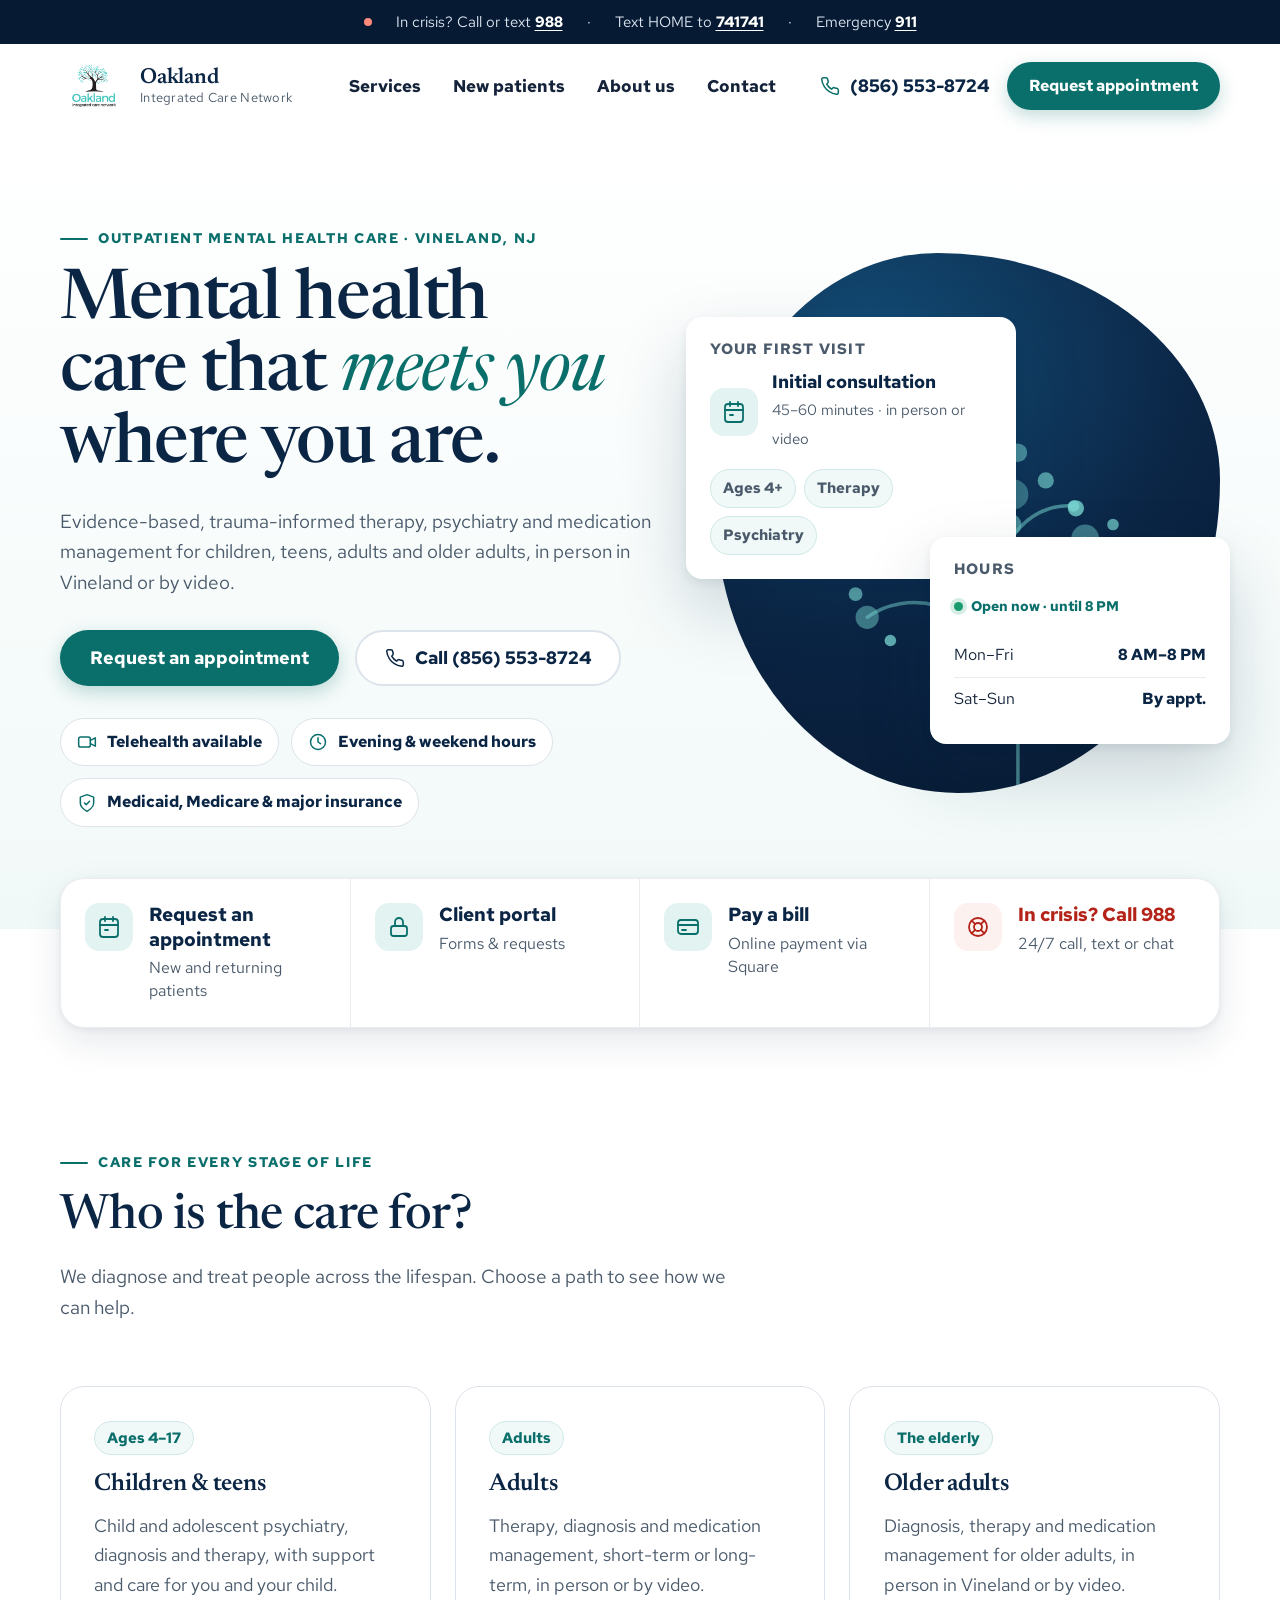
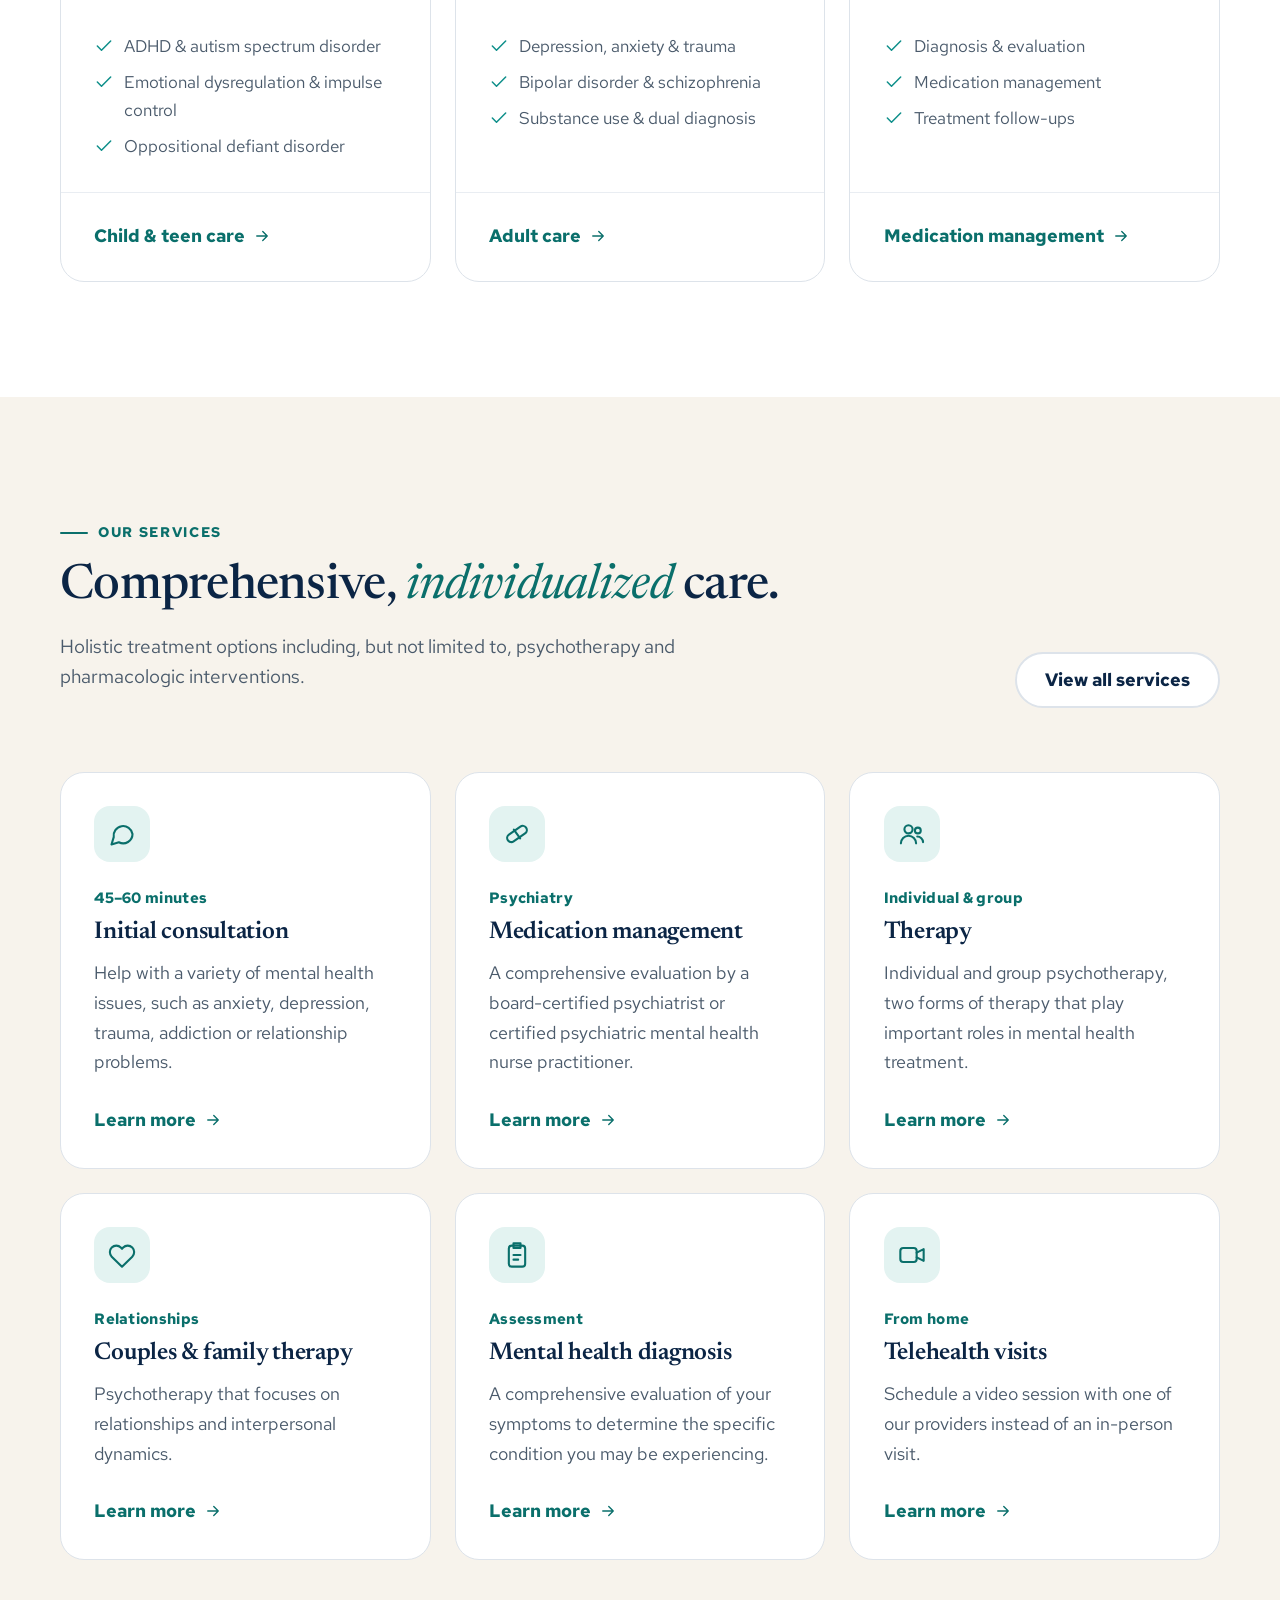
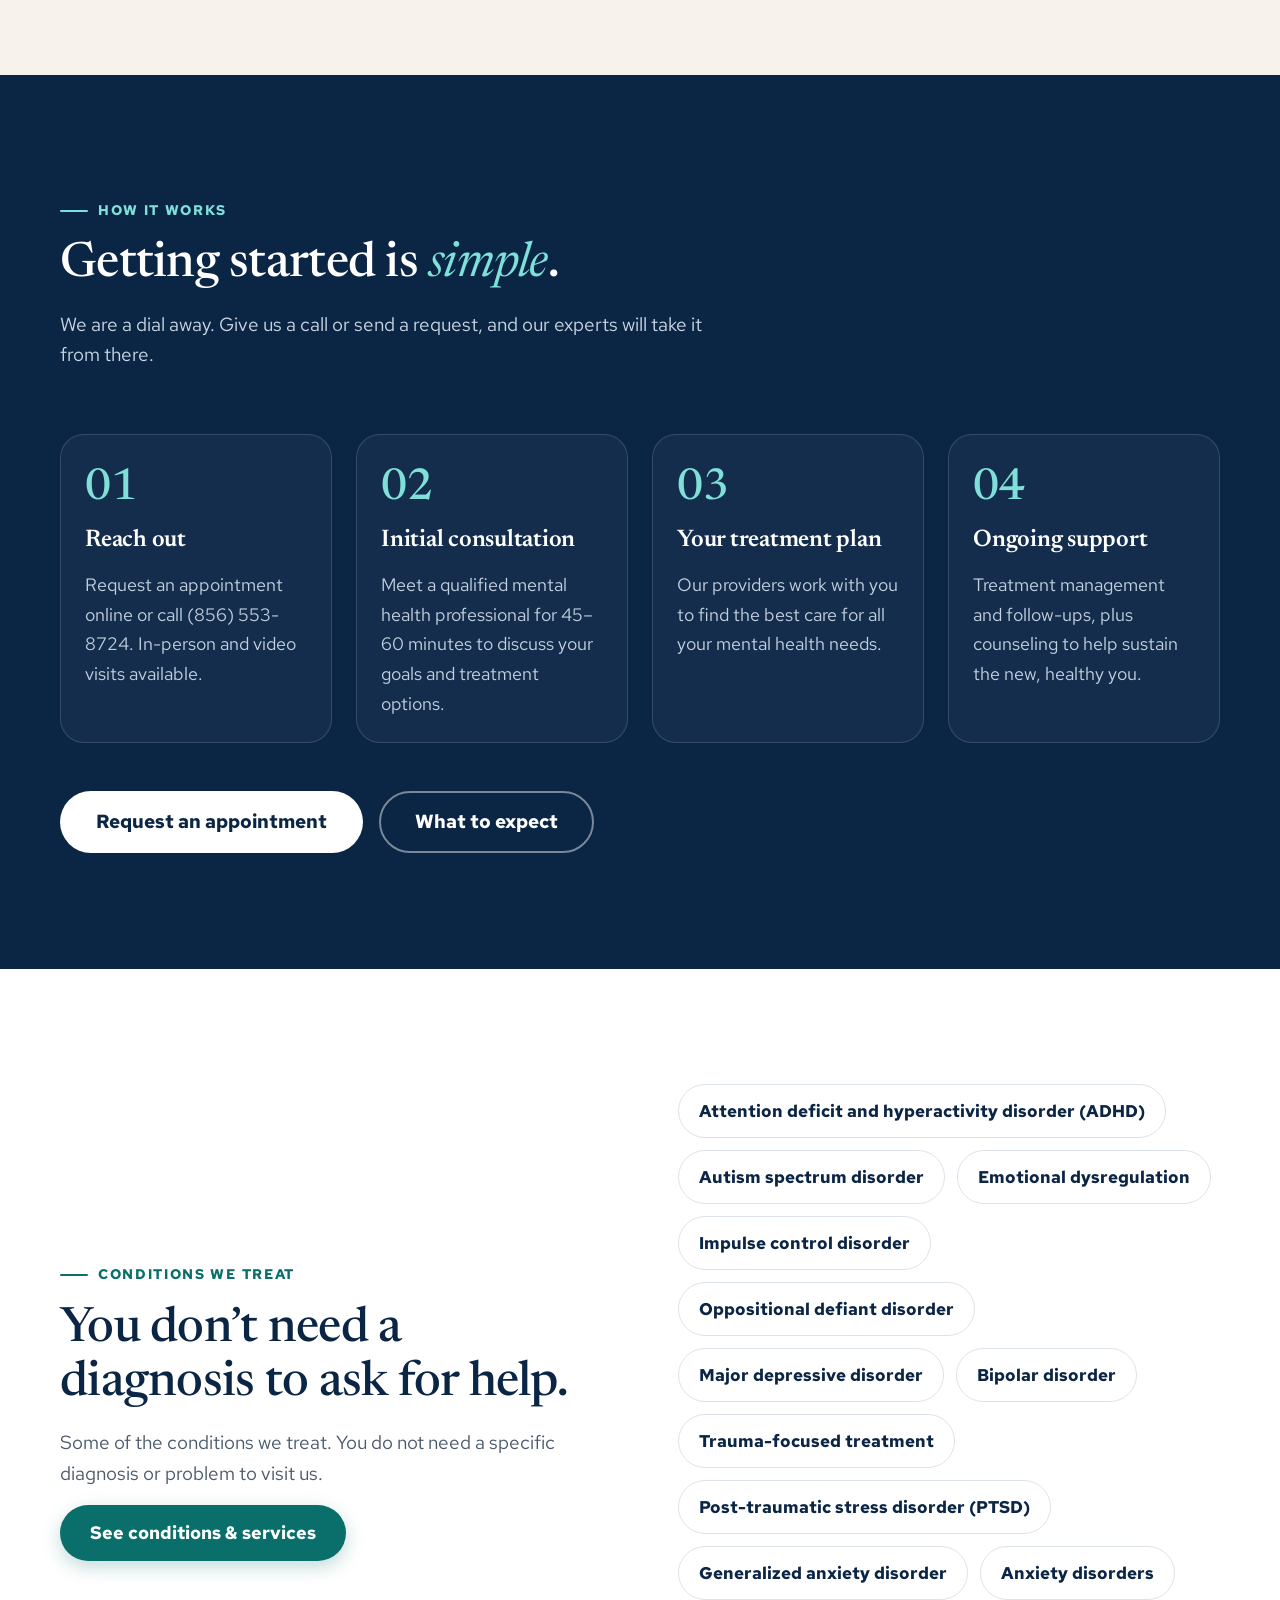
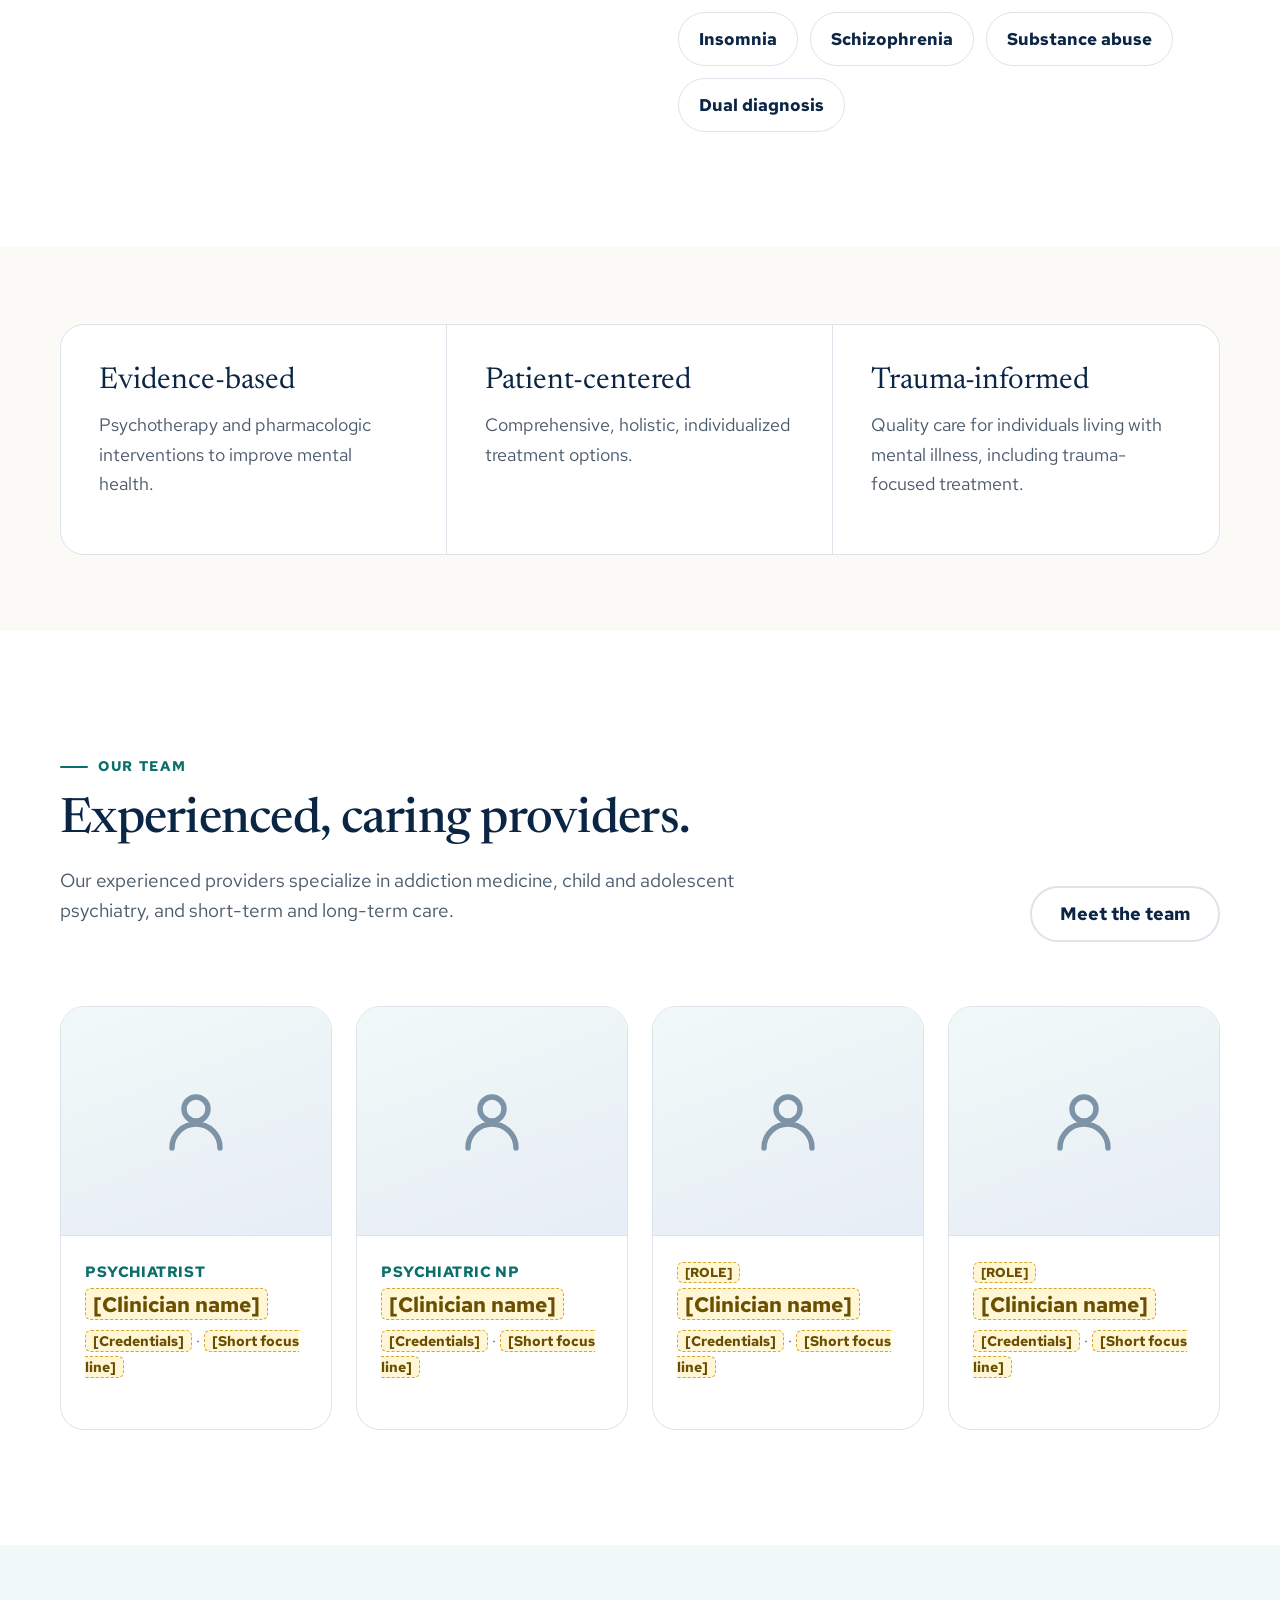
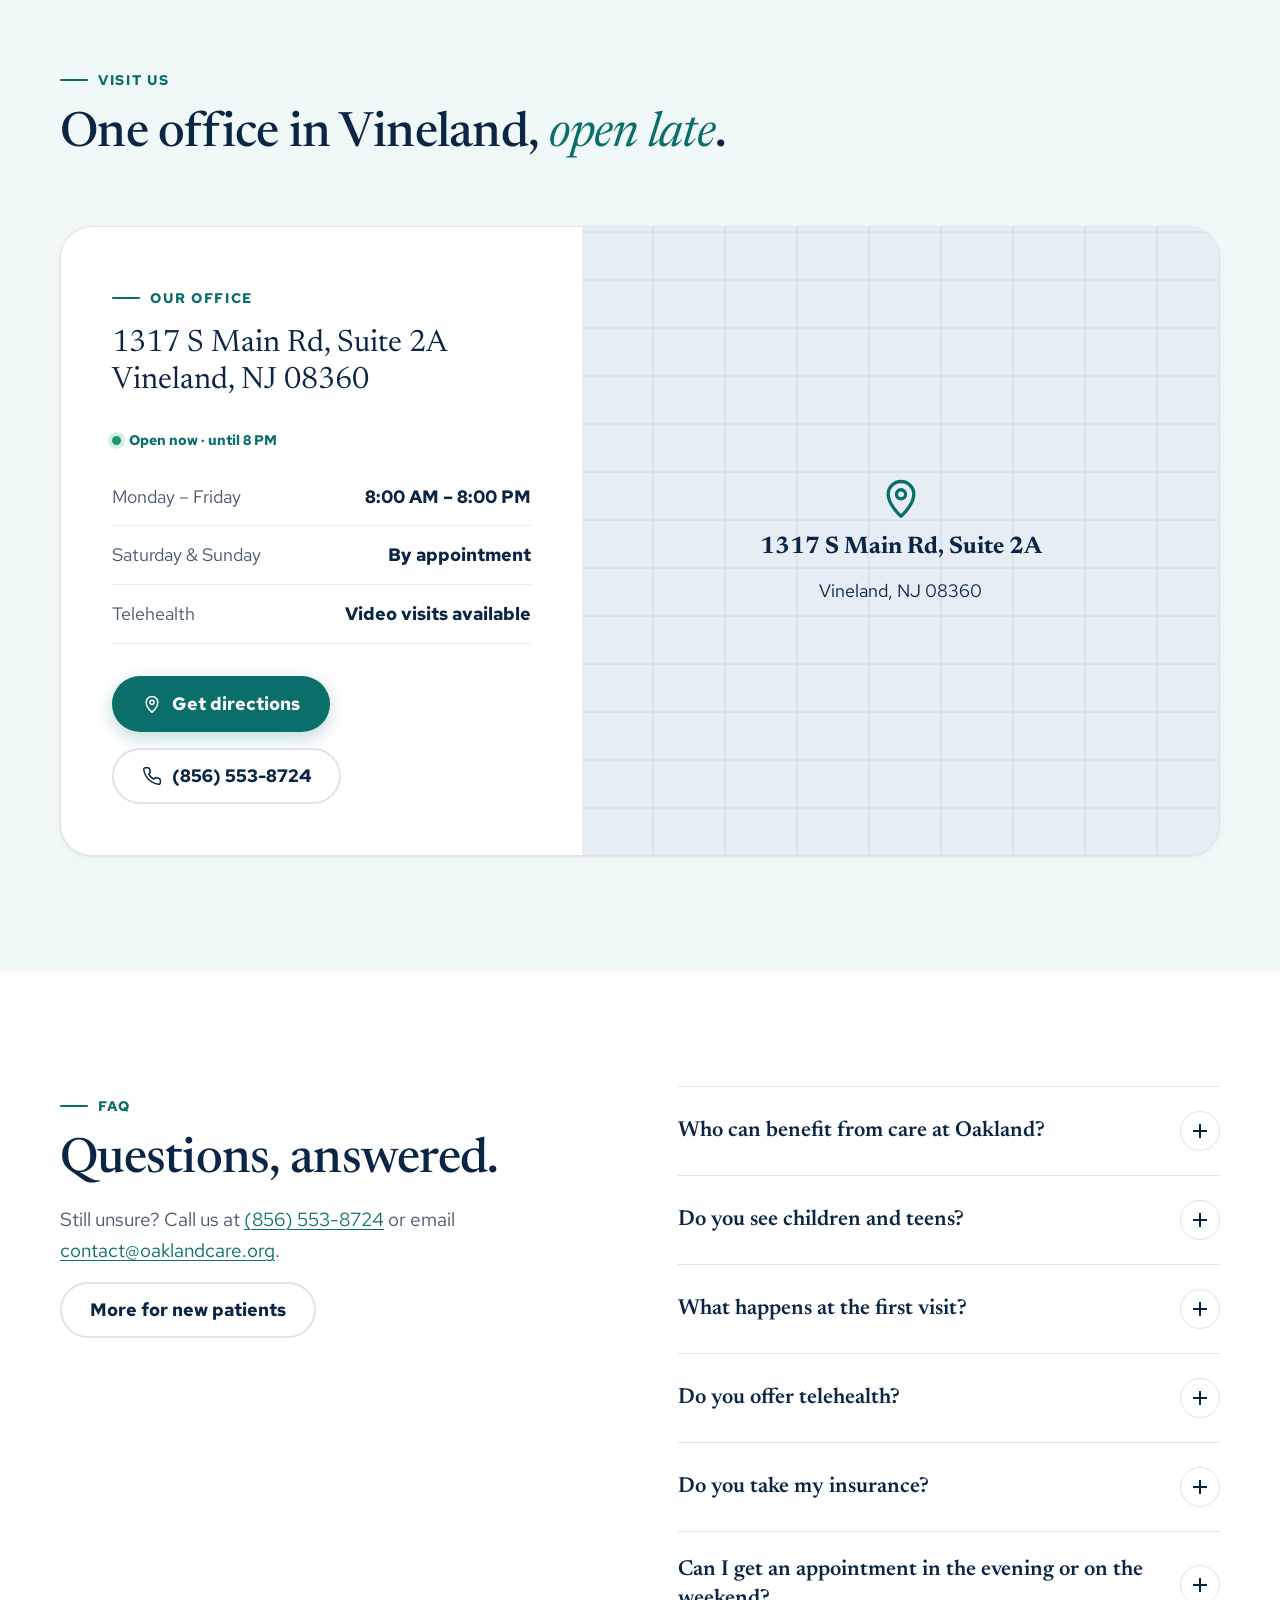
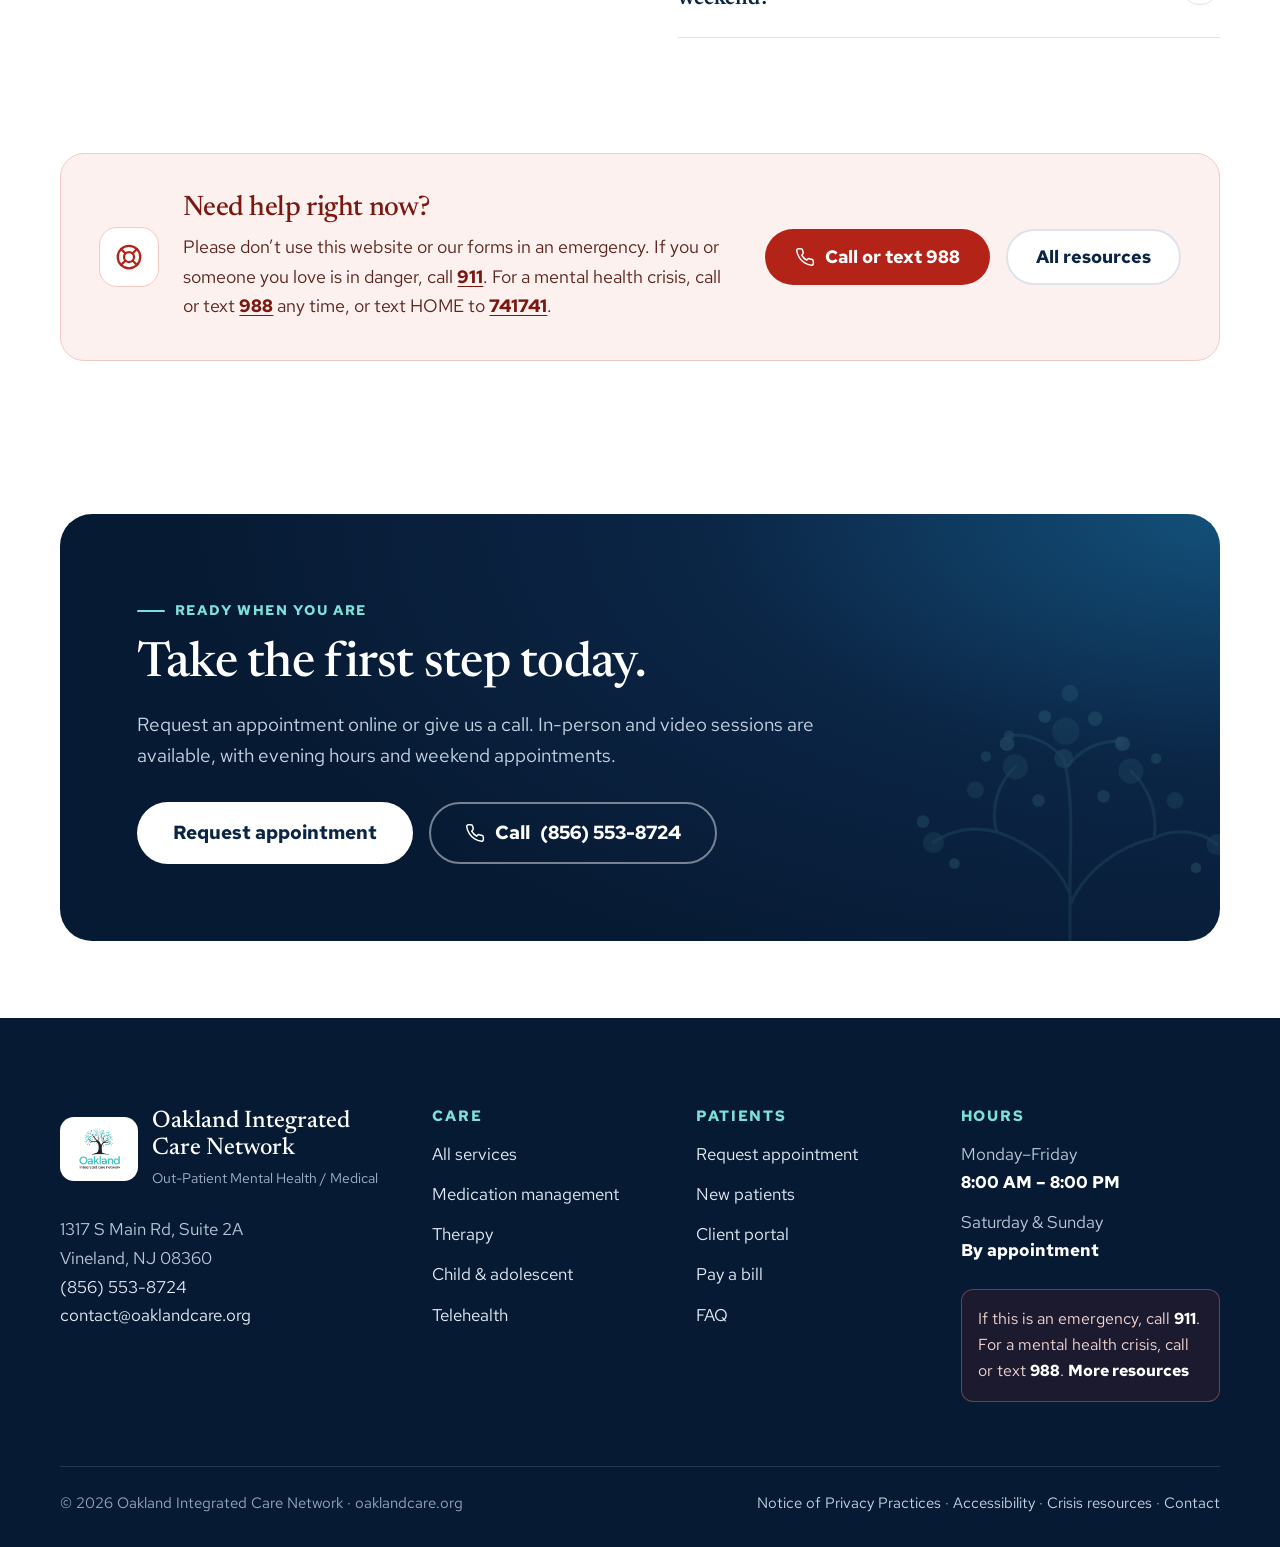
<file: index.html>
<!doctype html>
<html lang="en"><head><meta charset="utf-8"><meta name="viewport" content="width=device-width,initial-scale=1">
<title>Oakland Integrated Care Network | Mental Health Care in Vineland, NJ</title><meta name="description" content="Out-patient mental health care in Vineland, NJ: therapy, psychiatry and medication management for children, adults and the elderly. Evening, weekend and video appointments.">
<meta name="theme-color" content="#0b2545"><link rel="icon" href="img/logo.png">
<link rel="preload" href="fonts/redhat-text.woff2" as="font" type="font/woff2" crossorigin><link rel="preload" href="fonts/newsreader.woff2" as="font" type="font/woff2" crossorigin>
<link rel="stylesheet" href="css/site.css"></head>
<body>
<a class="skip" href="#main">Skip to main content</a>
<div class="crisis-bar"><div class="wrap"><span class="dot" aria-hidden="true"></span><span>In crisis? Call or text <a href="tel:988">988</a></span><span class="sep" aria-hidden="true">·</span><span class="cb-text">Text HOME to <a href="sms:741741">741741</a></span><span class="sep" aria-hidden="true">·</span><span>Emergency <a href="tel:911">911</a></span></div></div>
<header class="hdr"><div class="wrap">
<a class="brand" href="index.html" aria-label="Oakland Integrated Care Network, home"><img src="img/logo.png" alt="" width="66" height="54"><span class="brand-text"><b>Oakland</b><small>Integrated Care Network</small></span></a>
<nav class="nav" aria-label="Main"><a href="services.html">Services</a><a href="new-patients.html">New patients</a><a href="about.html">About us</a><a href="contact.html">Contact</a></nav>
<div class="hdr-actions"><a class="call-link" href="tel:+18565538724" aria-label="Call (856) 553-8724"><svg viewBox="0 0 24 24" fill="none" stroke="currentColor" stroke-width="1.8" stroke-linecap="round" stroke-linejoin="round" aria-hidden="true" focusable="false"><path d="M22 16.9v3a2 2 0 0 1-2.2 2 19.8 19.8 0 0 1-8.6-3.1 19.5 19.5 0 0 1-6-6A19.8 19.8 0 0 1 2.1 4.2 2 2 0 0 1 4.1 2h3a2 2 0 0 1 2 1.7c.1.9.4 1.8.7 2.7a2 2 0 0 1-.5 2.1L8 9.8a16 16 0 0 0 6 6l1.3-1.3a2 2 0 0 1 2.1-.4c.9.3 1.8.6 2.7.7a2 2 0 0 1 1.7 2z"/></svg><span class="lbl">(856) 553-8724</span></a><a class="btn btn-primary btn-sm" href="request-appointment.html">Request appointment</a>
<button class="burger" type="button" aria-expanded="false" aria-controls="mnav" aria-label="Open menu"><svg viewBox="0 0 24 24" fill="none" stroke="currentColor" stroke-width="1.8" stroke-linecap="round" stroke-linejoin="round" aria-hidden="true" focusable="false"><path d="M4 7h16M4 12h16M4 17h16"/></svg></button></div>
</div></header>
<nav id="mnav" class="mnav" aria-label="Mobile" hidden><a class="ml" href="services.html">Services<svg viewBox="0 0 24 24" fill="none" stroke="currentColor" stroke-width="1.8" stroke-linecap="round" stroke-linejoin="round" aria-hidden="true" focusable="false"><path d="M5 12h14M13 6l6 6-6 6"/></svg></a><a class="ml" href="new-patients.html">New patients<svg viewBox="0 0 24 24" fill="none" stroke="currentColor" stroke-width="1.8" stroke-linecap="round" stroke-linejoin="round" aria-hidden="true" focusable="false"><path d="M5 12h14M13 6l6 6-6 6"/></svg></a><a class="ml" href="about.html">About us<svg viewBox="0 0 24 24" fill="none" stroke="currentColor" stroke-width="1.8" stroke-linecap="round" stroke-linejoin="round" aria-hidden="true" focusable="false"><path d="M5 12h14M13 6l6 6-6 6"/></svg></a><a class="ml" href="contact.html">Contact<svg viewBox="0 0 24 24" fill="none" stroke="currentColor" stroke-width="1.8" stroke-linecap="round" stroke-linejoin="round" aria-hidden="true" focusable="false"><path d="M5 12h14M13 6l6 6-6 6"/></svg></a><a class="ml" href="pay.html">Pay a bill<svg viewBox="0 0 24 24" fill="none" stroke="currentColor" stroke-width="1.8" stroke-linecap="round" stroke-linejoin="round" aria-hidden="true" focusable="false"><path d="M5 12h14M13 6l6 6-6 6"/></svg></a><a class="ml" href="crisis.html">Crisis resources<svg viewBox="0 0 24 24" fill="none" stroke="currentColor" stroke-width="1.8" stroke-linecap="round" stroke-linejoin="round" aria-hidden="true" focusable="false"><path d="M5 12h14M13 6l6 6-6 6"/></svg></a>
<a class="btn btn-primary btn-lg" href="request-appointment.html">Request appointment</a><a class="btn btn-ghost btn-lg" href="tel:+18565538724"><svg viewBox="0 0 24 24" fill="none" stroke="currentColor" stroke-width="1.8" stroke-linecap="round" stroke-linejoin="round" aria-hidden="true" focusable="false"><path d="M22 16.9v3a2 2 0 0 1-2.2 2 19.8 19.8 0 0 1-8.6-3.1 19.5 19.5 0 0 1-6-6A19.8 19.8 0 0 1 2.1 4.2 2 2 0 0 1 4.1 2h3a2 2 0 0 1 2 1.7c.1.9.4 1.8.7 2.7a2 2 0 0 1-.5 2.1L8 9.8a16 16 0 0 0 6 6l1.3-1.3a2 2 0 0 1 2.1-.4c.9.3 1.8.6 2.7.7a2 2 0 0 1 1.7 2z"/></svg> Call (856) 553-8724</a>
<p class="mfoot">1317 S Main Rd, Suite 2A, Vineland, NJ 08360<br>Mon–Fri 8 AM–8 PM · Weekend appointments available</p></nav>
<main id="main">

<section class="hero" aria-labelledby="hero-h"><div class="wrap">
<div class="reveal"><p class="eyebrow">Outpatient mental health care · Vineland, NJ</p>
<h1 id="hero-h">Mental health care that <em>meets you</em> where you are.</h1>
<p class="lead">Evidence-based, trauma-informed therapy, psychiatry and medication management for children, teens, adults and older adults, in person in Vineland or by video.</p>
<div class="btn-row"><a class="btn btn-primary" href="request-appointment.html">Request an appointment</a><a class="btn btn-ghost" href="tel:+18565538724"><svg viewBox="0 0 24 24" fill="none" stroke="currentColor" stroke-width="1.8" stroke-linecap="round" stroke-linejoin="round" aria-hidden="true" focusable="false"><path d="M22 16.9v3a2 2 0 0 1-2.2 2 19.8 19.8 0 0 1-8.6-3.1 19.5 19.5 0 0 1-6-6A19.8 19.8 0 0 1 2.1 4.2 2 2 0 0 1 4.1 2h3a2 2 0 0 1 2 1.7c.1.9.4 1.8.7 2.7a2 2 0 0 1-.5 2.1L8 9.8a16 16 0 0 0 6 6l1.3-1.3a2 2 0 0 1 2.1-.4c.9.3 1.8.6 2.7.7a2 2 0 0 1 1.7 2z"/></svg> Call (856) 553-8724</a></div>
<ul class="trust" aria-label="Why patients choose Oakland"><li><svg viewBox="0 0 24 24" fill="none" stroke="currentColor" stroke-width="1.8" stroke-linecap="round" stroke-linejoin="round" aria-hidden="true" focusable="false"><rect x="2" y="6" width="14" height="12" rx="2.5"/><path d="m16 10 6-3v10l-6-3"/></svg> Telehealth available</li><li><svg viewBox="0 0 24 24" fill="none" stroke="currentColor" stroke-width="1.8" stroke-linecap="round" stroke-linejoin="round" aria-hidden="true" focusable="false"><circle cx="12" cy="12" r="9"/><path d="M12 7v5l3 2"/></svg> Evening &amp; weekend hours</li><li><svg viewBox="0 0 24 24" fill="none" stroke="currentColor" stroke-width="1.8" stroke-linecap="round" stroke-linejoin="round" aria-hidden="true" focusable="false"><path d="M12 22s8-4 8-10V5l-8-3-8 3v7c0 6 8 10 8 10z"/><path d="m9 12 2 2 4-4"/></svg> Medicaid, Medicare &amp; major insurance</li></ul></div>
<div class="hero-art reveal" aria-hidden="true"><div class="hero-blob"><svg class="tree" viewBox="0 0 400 360" fill="none" aria-hidden="true">
<g stroke="#7fe0d9" stroke-width="3" stroke-linecap="round" opacity=".55">
<path d="M200 360V230M200 240c-10-30-40-50-70-60M200 250c14-34 46-56 80-64M130 180c-20-6-44-2-60 10M130 180c-6-24 2-48 18-62M280 186c18-10 44-8 60 6M280 186c4-26-6-50-22-64M200 230c0-40 4-80-6-120M194 110c-14-16-34-24-52-22M196 120c12-18 32-28 52-26"/></g>
<g fill="#7fe0d9"><circle cx="70" cy="190" r="10" opacity="0.5"/><circle cx="60" cy="170" r="6" opacity="0.7"/><circle cx="148" cy="118" r="12" opacity="0.45"/><circle cx="140" cy="96" r="7" opacity="0.8"/><circle cx="142" cy="88" r="5" opacity="0.6"/><circle cx="340" cy="192" r="10" opacity="0.5"/><circle cx="352" cy="170" r="6" opacity="0.7"/><circle cx="258" cy="122" r="12" opacity="0.45"/><circle cx="250" cy="96" r="7" opacity="0.8"/><circle cx="194" cy="110" r="9" opacity="0.6"/><circle cx="196" cy="84" r="13" opacity="0.4"/><circle cx="176" cy="70" r="6" opacity="0.75"/><circle cx="224" cy="72" r="7" opacity="0.65"/><circle cx="248" cy="94" r="5" opacity="0.8"/><circle cx="110" cy="140" r="8" opacity="0.5"/><circle cx="300" cy="150" r="8" opacity="0.5"/><circle cx="90" cy="210" r="5" opacity="0.8"/><circle cx="320" cy="214" r="5" opacity="0.8"/><circle cx="170" cy="150" r="6" opacity="0.7"/><circle cx="232" cy="146" r="6" opacity="0.7"/><circle cx="200" cy="48" r="8" opacity="0.55"/><circle cx="120" cy="108" r="5" opacity="0.7"/><circle cx="282" cy="110" r="5" opacity="0.7"/></g></svg></div>
<div class="float f-appt"><h4>Your first visit</h4><div class="row"><span class="ic"><svg viewBox="0 0 24 24" fill="none" stroke="currentColor" stroke-width="1.8" stroke-linecap="round" stroke-linejoin="round" aria-hidden="true" focusable="false"><rect x="3" y="4" width="18" height="18" rx="3"/><path d="M16 2v4M8 2v4M3 10h18M8 15h3"/></svg></span><div><b>Initial consultation</b><span>45–60 minutes · in person or video</span></div></div><div class="chips"><span class="chip">Ages 4+</span><span class="chip">Therapy</span><span class="chip">Psychiatry</span></div></div>
<div class="float f-hours"><h4>Hours</h4><p class="open-pill" data-open-now><i></i><span>Mon–Fri 8 AM–8 PM</span></p><ul><li><span>Mon–Fri</span><b>8 AM–8 PM</b></li><li><span>Sat–Sun</span><b>By appt.</b></li></ul></div>
</div></div></section>

<div class="wrap tasks"><nav class="tasks-grid reveal" aria-label="Quick actions">
<a class="task" href="request-appointment.html"><span class="ic"><svg viewBox="0 0 24 24" fill="none" stroke="currentColor" stroke-width="1.8" stroke-linecap="round" stroke-linejoin="round" aria-hidden="true" focusable="false"><rect x="3" y="4" width="18" height="18" rx="3"/><path d="M16 2v4M8 2v4M3 10h18M8 15h3"/></svg></span><span><b>Request an appointment</b><span>New and returning patients</span></span></a>
<a class="task" href="https://www.therapyportal.com/p/oakland08094" target="_blank" rel="noopener"><span class="ic"><svg viewBox="0 0 24 24" fill="none" stroke="currentColor" stroke-width="1.8" stroke-linecap="round" stroke-linejoin="round" aria-hidden="true" focusable="false"><rect x="4" y="11" width="16" height="10" rx="2.5"/><path d="M8 11V7a4 4 0 0 1 8 0v4"/></svg></span><span><b>Client portal</b><span>Forms &amp; requests</span></span></a>
<a class="task" href="pay.html"><span class="ic"><svg viewBox="0 0 24 24" fill="none" stroke="currentColor" stroke-width="1.8" stroke-linecap="round" stroke-linejoin="round" aria-hidden="true" focusable="false"><rect x="2" y="5" width="20" height="14" rx="3"/><path d="M2 10h20M6 15h4"/></svg></span><span><b>Pay a bill</b><span>Online payment via Square</span></span></a>
<a class="task crisis" href="crisis.html"><span class="ic"><svg viewBox="0 0 24 24" fill="none" stroke="currentColor" stroke-width="1.8" stroke-linecap="round" stroke-linejoin="round" aria-hidden="true" focusable="false"><circle cx="12" cy="12" r="9"/><circle cx="12" cy="12" r="4"/><path d="m5.6 5.6 3.6 3.6M14.8 14.8l3.6 3.6M18.4 5.6l-3.6 3.6M9.2 14.8l-3.6 3.6"/></svg></span><span><b>In crisis? Call 988</b><span>24/7 call, text or chat</span></span></a>
</nav></div>

<section class="sec" aria-labelledby="who-h"><div class="wrap">
<div class="sec-head reveal"><p class="eyebrow">Care for every stage of life</p><h2 id="who-h">Who is the care for?</h2><p class="lead">We diagnose and treat people across the lifespan. Choose a path to see how we can help.</p></div>
<div class="grid g3">
<div class="card aud reveal"><div class="top"><span class="age">Ages 4–17</span><h3>Children &amp; teens</h3><p>Child and adolescent psychiatry, diagnosis and therapy, with support and care for you and your child.</p></div>
<ul><li><svg viewBox="0 0 24 24" fill="none" stroke="currentColor" stroke-width="1.8" stroke-linecap="round" stroke-linejoin="round" aria-hidden="true" focusable="false"><path d="M20 6 9 17l-5-5"/></svg> ADHD &amp; autism spectrum disorder</li><li><svg viewBox="0 0 24 24" fill="none" stroke="currentColor" stroke-width="1.8" stroke-linecap="round" stroke-linejoin="round" aria-hidden="true" focusable="false"><path d="M20 6 9 17l-5-5"/></svg> Emotional dysregulation &amp; impulse control</li><li><svg viewBox="0 0 24 24" fill="none" stroke="currentColor" stroke-width="1.8" stroke-linecap="round" stroke-linejoin="round" aria-hidden="true" focusable="false"><path d="M20 6 9 17l-5-5"/></svg> Oppositional defiant disorder</li></ul><div class="foot"><a class="tlink" href="services.html#child">Child &amp; teen care <svg viewBox="0 0 24 24" fill="none" stroke="currentColor" stroke-width="1.8" stroke-linecap="round" stroke-linejoin="round" aria-hidden="true" focusable="false"><path d="M5 12h14M13 6l6 6-6 6"/></svg></a></div></div>
<div class="card aud reveal"><div class="top"><span class="age">Adults</span><h3>Adults</h3><p>Therapy, diagnosis and medication management, short-term or long-term, in person or by video.</p></div>
<ul><li><svg viewBox="0 0 24 24" fill="none" stroke="currentColor" stroke-width="1.8" stroke-linecap="round" stroke-linejoin="round" aria-hidden="true" focusable="false"><path d="M20 6 9 17l-5-5"/></svg> Depression, anxiety &amp; trauma</li><li><svg viewBox="0 0 24 24" fill="none" stroke="currentColor" stroke-width="1.8" stroke-linecap="round" stroke-linejoin="round" aria-hidden="true" focusable="false"><path d="M20 6 9 17l-5-5"/></svg> Bipolar disorder &amp; schizophrenia</li><li><svg viewBox="0 0 24 24" fill="none" stroke="currentColor" stroke-width="1.8" stroke-linecap="round" stroke-linejoin="round" aria-hidden="true" focusable="false"><path d="M20 6 9 17l-5-5"/></svg> Substance use &amp; dual diagnosis</li></ul><div class="foot"><a class="tlink" href="services.html">Adult care <svg viewBox="0 0 24 24" fill="none" stroke="currentColor" stroke-width="1.8" stroke-linecap="round" stroke-linejoin="round" aria-hidden="true" focusable="false"><path d="M5 12h14M13 6l6 6-6 6"/></svg></a></div></div>
<div class="card aud reveal"><div class="top"><span class="age">The elderly</span><h3>Older adults</h3><p>Diagnosis, therapy and medication management for older adults, in person in Vineland or by video.</p></div>
<ul><li><svg viewBox="0 0 24 24" fill="none" stroke="currentColor" stroke-width="1.8" stroke-linecap="round" stroke-linejoin="round" aria-hidden="true" focusable="false"><path d="M20 6 9 17l-5-5"/></svg> Diagnosis &amp; evaluation</li><li><svg viewBox="0 0 24 24" fill="none" stroke="currentColor" stroke-width="1.8" stroke-linecap="round" stroke-linejoin="round" aria-hidden="true" focusable="false"><path d="M20 6 9 17l-5-5"/></svg> Medication management</li><li><svg viewBox="0 0 24 24" fill="none" stroke="currentColor" stroke-width="1.8" stroke-linecap="round" stroke-linejoin="round" aria-hidden="true" focusable="false"><path d="M20 6 9 17l-5-5"/></svg> Treatment follow-ups</li></ul><div class="foot"><a class="tlink" href="services.html#medication">Medication management <svg viewBox="0 0 24 24" fill="none" stroke="currentColor" stroke-width="1.8" stroke-linecap="round" stroke-linejoin="round" aria-hidden="true" focusable="false"><path d="M5 12h14M13 6l6 6-6 6"/></svg></a></div></div>
</div></div></section>

<section class="sec bg-sand" aria-labelledby="svc-h"><div class="wrap">
<div class="sec-head split reveal"><div><p class="eyebrow">Our services</p><h2 id="svc-h">Comprehensive, <em>individualized</em> care.</h2><p class="lead">Holistic treatment options including, but not limited to, psychotherapy and pharmacologic interventions.</p></div><a class="btn btn-ghost" href="services.html">View all services</a></div>
<div class="grid g3">
<a class="card svc-card reveal" href="services.html#consult"><span class="ic"><svg viewBox="0 0 24 24" fill="none" stroke="currentColor" stroke-width="1.8" stroke-linecap="round" stroke-linejoin="round" aria-hidden="true" focusable="false"><path d="M21 12a8 8 0 0 1-11.7 7.1L3 21l1.9-6.3A8 8 0 1 1 21 12z"/></svg></span><p class="meta">45–60 minutes</p><h3>Initial consultation</h3><p>Help with a variety of mental health issues, such as anxiety, depression, trauma, addiction or relationship problems.</p><span class="tlink">Learn more <svg viewBox="0 0 24 24" fill="none" stroke="currentColor" stroke-width="1.8" stroke-linecap="round" stroke-linejoin="round" aria-hidden="true" focusable="false"><path d="M5 12h14M13 6l6 6-6 6"/></svg></span></a>
<a class="card svc-card reveal" href="services.html#medication"><span class="ic"><svg viewBox="0 0 24 24" fill="none" stroke="currentColor" stroke-width="1.8" stroke-linecap="round" stroke-linejoin="round" aria-hidden="true" focusable="false"><rect x="2.5" y="8.5" width="19" height="7" rx="3.5" transform="rotate(-35 12 12)"/><path d="m9.3 8.2 5.4 7.6"/></svg></span><p class="meta">Psychiatry</p><h3>Medication management</h3><p>A comprehensive evaluation by a board-certified psychiatrist or certified psychiatric mental health nurse practitioner.</p><span class="tlink">Learn more <svg viewBox="0 0 24 24" fill="none" stroke="currentColor" stroke-width="1.8" stroke-linecap="round" stroke-linejoin="round" aria-hidden="true" focusable="false"><path d="M5 12h14M13 6l6 6-6 6"/></svg></span></a>
<a class="card svc-card reveal" href="services.html#therapy"><span class="ic"><svg viewBox="0 0 24 24" fill="none" stroke="currentColor" stroke-width="1.8" stroke-linecap="round" stroke-linejoin="round" aria-hidden="true" focusable="false"><circle cx="9" cy="8" r="3.5"/><path d="M2.5 20a6.5 6.5 0 0 1 13 0"/><circle cx="17" cy="9" r="2.5"/><path d="M16.5 14.2A5 5 0 0 1 21.5 19"/></svg></span><p class="meta">Individual &amp; group</p><h3>Therapy</h3><p>Individual and group psychotherapy, two forms of therapy that play important roles in mental health treatment.</p><span class="tlink">Learn more <svg viewBox="0 0 24 24" fill="none" stroke="currentColor" stroke-width="1.8" stroke-linecap="round" stroke-linejoin="round" aria-hidden="true" focusable="false"><path d="M5 12h14M13 6l6 6-6 6"/></svg></span></a>
<a class="card svc-card reveal" href="services.html#family"><span class="ic"><svg viewBox="0 0 24 24" fill="none" stroke="currentColor" stroke-width="1.8" stroke-linecap="round" stroke-linejoin="round" aria-hidden="true" focusable="false"><path d="M20.8 5.6a5.5 5.5 0 0 0-7.8 0L12 6.7l-1-1.1a5.5 5.5 0 0 0-7.8 7.8L12 22l8.8-8.6a5.5 5.5 0 0 0 0-7.8z"/></svg></span><p class="meta">Relationships</p><h3>Couples &amp; family therapy</h3><p>Psychotherapy that focuses on relationships and interpersonal dynamics.</p><span class="tlink">Learn more <svg viewBox="0 0 24 24" fill="none" stroke="currentColor" stroke-width="1.8" stroke-linecap="round" stroke-linejoin="round" aria-hidden="true" focusable="false"><path d="M5 12h14M13 6l6 6-6 6"/></svg></span></a>
<a class="card svc-card reveal" href="services.html#diagnosis"><span class="ic"><svg viewBox="0 0 24 24" fill="none" stroke="currentColor" stroke-width="1.8" stroke-linecap="round" stroke-linejoin="round" aria-hidden="true" focusable="false"><rect x="5" y="4" width="14" height="18" rx="2.5"/><path d="M9 2h6v4H9zM9 12h6M9 16h4"/></svg></span><p class="meta">Assessment</p><h3>Mental health diagnosis</h3><p>A comprehensive evaluation of your symptoms to determine the specific condition you may be experiencing.</p><span class="tlink">Learn more <svg viewBox="0 0 24 24" fill="none" stroke="currentColor" stroke-width="1.8" stroke-linecap="round" stroke-linejoin="round" aria-hidden="true" focusable="false"><path d="M5 12h14M13 6l6 6-6 6"/></svg></span></a>
<a class="card svc-card reveal" href="services.html#telehealth"><span class="ic"><svg viewBox="0 0 24 24" fill="none" stroke="currentColor" stroke-width="1.8" stroke-linecap="round" stroke-linejoin="round" aria-hidden="true" focusable="false"><rect x="2" y="6" width="14" height="12" rx="2.5"/><path d="m16 10 6-3v10l-6-3"/></svg></span><p class="meta">From home</p><h3>Telehealth visits</h3><p>Schedule a video session with one of our providers instead of an in-person visit.</p><span class="tlink">Learn more <svg viewBox="0 0 24 24" fill="none" stroke="currentColor" stroke-width="1.8" stroke-linecap="round" stroke-linejoin="round" aria-hidden="true" focusable="false"><path d="M5 12h14M13 6l6 6-6 6"/></svg></span></a>
</div></div></section>

<section class="sec bg-navy on-dark" aria-labelledby="how-h"><div class="wrap">
<div class="sec-head reveal"><p class="eyebrow">How it works</p><h2 id="how-h">Getting started is <em>simple</em>.</h2><p class="lead">We are a dial away. Give us a call or send a request, and our experts will take it from there.</p></div>
<ol class="steps">
<li class="reveal"><h3>Reach out</h3><p>Request an appointment online or call (856) 553-8724. In-person and video visits available.</p></li>
<li class="reveal"><h3>Initial consultation</h3><p>Meet a qualified mental health professional for 45–60 minutes to discuss your goals and treatment options.</p></li>
<li class="reveal"><h3>Your treatment plan</h3><p>Our providers work with you to find the best care for all your mental health needs.</p></li>
<li class="reveal"><h3>Ongoing support</h3><p>Treatment management and follow-ups, plus counseling to help sustain the new, healthy you.</p></li>
</ol>
<div class="btn-row reveal" style="margin-top:48px"><a class="btn btn-light btn-lg" href="request-appointment.html">Request an appointment</a><a class="btn btn-ghost btn-lg" href="new-patients.html">What to expect</a></div>
</div></section>

<section class="sec" aria-labelledby="cond-h"><div class="wrap split">
<div class="reveal"><p class="eyebrow">Conditions we treat</p><h2 id="cond-h">You don’t need a diagnosis to ask for help.</h2><p class="lead">Some of the conditions we treat. You do not need a specific diagnosis or problem to visit us.</p><a class="btn btn-primary" href="services.html#conditions">See conditions &amp; services</a></div>
<ul class="cond reveal"><li>Attention deficit and hyperactivity disorder (ADHD)</li><li>Autism spectrum disorder</li><li>Emotional dysregulation</li><li>Impulse control disorder</li><li>Oppositional defiant disorder</li><li>Major depressive disorder</li><li>Bipolar disorder</li><li>Trauma-focused treatment</li><li>Post-traumatic stress disorder (PTSD)</li><li>Generalized anxiety disorder</li><li>Anxiety disorders</li><li>Insomnia</li><li>Schizophrenia</li><li>Substance abuse</li><li>Dual diagnosis</li></ul>
</div></section>

<section class="sec tight bg-paper" aria-labelledby="val-h"><div class="wrap">
<h2 id="val-h" class="vh">Our approach</h2>
<div class="values reveal"><div><p class="big">Evidence-based</p><p class="muted">Psychotherapy and pharmacologic interventions to improve mental health.</p></div><div><p class="big">Patient-centered</p><p class="muted">Comprehensive, holistic, individualized treatment options.</p></div><div><p class="big">Trauma-informed</p><p class="muted">Quality care for individuals living with mental illness, including trauma-focused treatment.</p></div></div>
</div></section>

<section class="sec" aria-labelledby="team-h"><div class="wrap">
<div class="sec-head split reveal"><div><p class="eyebrow">Our team</p><h2 id="team-h">Experienced, caring providers.</h2><p class="lead">Our experienced providers specialize in addiction medicine, child and adolescent psychiatry, and short-term and long-term care.</p></div><a class="btn btn-ghost" href="about.html">Meet the team</a></div>
<div class="grid g4"><div class="card team-card reveal"><div class="ph-photo"><svg viewBox="0 0 24 24" fill="none" stroke="currentColor" stroke-width="1.8" stroke-linecap="round" stroke-linejoin="round" aria-hidden="true" focusable="false"><circle cx="12" cy="8" r="4"/><path d="M4 21a8 8 0 0 1 16 0"/></svg></div><div class="body"><p class="role">Psychiatrist</p><h3><span class="ph">[Clinician name]</span></h3><p class="muted small"><span class="ph">[Credentials]</span> · <span class="ph">[Short focus line]</span></p></div></div><div class="card team-card reveal"><div class="ph-photo"><svg viewBox="0 0 24 24" fill="none" stroke="currentColor" stroke-width="1.8" stroke-linecap="round" stroke-linejoin="round" aria-hidden="true" focusable="false"><circle cx="12" cy="8" r="4"/><path d="M4 21a8 8 0 0 1 16 0"/></svg></div><div class="body"><p class="role">Psychiatric NP</p><h3><span class="ph">[Clinician name]</span></h3><p class="muted small"><span class="ph">[Credentials]</span> · <span class="ph">[Short focus line]</span></p></div></div><div class="card team-card reveal"><div class="ph-photo"><svg viewBox="0 0 24 24" fill="none" stroke="currentColor" stroke-width="1.8" stroke-linecap="round" stroke-linejoin="round" aria-hidden="true" focusable="false"><circle cx="12" cy="8" r="4"/><path d="M4 21a8 8 0 0 1 16 0"/></svg></div><div class="body"><p class="role"><span class="ph">[Role]</span></p><h3><span class="ph">[Clinician name]</span></h3><p class="muted small"><span class="ph">[Credentials]</span> · <span class="ph">[Short focus line]</span></p></div></div><div class="card team-card reveal"><div class="ph-photo"><svg viewBox="0 0 24 24" fill="none" stroke="currentColor" stroke-width="1.8" stroke-linecap="round" stroke-linejoin="round" aria-hidden="true" focusable="false"><circle cx="12" cy="8" r="4"/><path d="M4 21a8 8 0 0 1 16 0"/></svg></div><div class="body"><p class="role"><span class="ph">[Role]</span></p><h3><span class="ph">[Clinician name]</span></h3><p class="muted small"><span class="ph">[Credentials]</span> · <span class="ph">[Short focus line]</span></p></div></div></div>
</div></section>

<section class="sec bg-teal" aria-labelledby="loc-h"><div class="wrap">
<div class="sec-head reveal"><p class="eyebrow">Visit us</p><h2 id="loc-h">One office in Vineland, <em>open late</em>.</h2></div>
<div class="loc reveal"><div class="info"><p class="eyebrow">Our office</p><p class="addr">1317 S Main Rd, Suite 2A<br>Vineland, NJ 08360</p>
<p class="open-pill" data-open-now><i aria-hidden="true"></i><span>Mon–Fri 8 AM–8 PM</span></p>
<ul class="hours"><li><span>Monday – Friday</span><b>8:00 AM – 8:00 PM</b></li><li><span>Saturday &amp; Sunday</span><b>By appointment</b></li><li><span>Telehealth</span><b>Video visits available</b></li></ul>
<div class="btn-row"><a class="btn btn-primary" href="https://www.google.com/maps/dir/?api=1&destination=1317+S+Main+Rd+Suite+2A+Vineland+NJ+08360" target="_blank" rel="noopener"><svg viewBox="0 0 24 24" fill="none" stroke="currentColor" stroke-width="1.8" stroke-linecap="round" stroke-linejoin="round" aria-hidden="true" focusable="false"><path d="M12 22s7-6.2 7-12a7 7 0 0 0-14 0c0 5.8 7 12 7 12z"/><circle cx="12" cy="10" r="2.5"/></svg> Get directions</a><a class="btn btn-ghost" href="tel:+18565538724"><svg viewBox="0 0 24 24" fill="none" stroke="currentColor" stroke-width="1.8" stroke-linecap="round" stroke-linejoin="round" aria-hidden="true" focusable="false"><path d="M22 16.9v3a2 2 0 0 1-2.2 2 19.8 19.8 0 0 1-8.6-3.1 19.5 19.5 0 0 1-6-6A19.8 19.8 0 0 1 2.1 4.2 2 2 0 0 1 4.1 2h3a2 2 0 0 1 2 1.7c.1.9.4 1.8.7 2.7a2 2 0 0 1-.5 2.1L8 9.8a16 16 0 0 0 6 6l1.3-1.3a2 2 0 0 1 2.1-.4c.9.3 1.8.6 2.7.7a2 2 0 0 1 1.7 2z"/></svg> (856) 553-8724</a></div></div>
<div class="map-frame"><div class="map-fallback" aria-hidden="true"><svg viewBox="0 0 24 24" fill="none" stroke="currentColor" stroke-width="1.8" stroke-linecap="round" stroke-linejoin="round" aria-hidden="true" focusable="false"><path d="M12 22s7-6.2 7-12a7 7 0 0 0-14 0c0 5.8 7 12 7 12z"/><circle cx="12" cy="10" r="2.5"/></svg><b>1317 S Main Rd, Suite 2A</b><span>Vineland, NJ 08360</span></div><iframe title="Map showing Oakland Integrated Care Network at 1317 S Main Rd, Suite 2A, Vineland, NJ 08360" src="https://maps.google.com/maps?q=1317%20S%20Main%20Rd%2C%20Suite%202A%2C%20Vineland%2C%20NJ%2008360&amp;t=&amp;z=15&amp;ie=UTF8&amp;iwloc=&amp;output=embed" loading="lazy" referrerpolicy="no-referrer-when-downgrade"></iframe></div></div>
</div></section>

<section class="sec" aria-labelledby="faq-h" id="faq"><div class="wrap split top">
<div class="reveal"><p class="eyebrow">FAQ</p><h2 id="faq-h">Questions, answered.</h2><p class="lead">Still unsure? Call us at <a href="tel:+18565538724">(856) 553-8724</a> or email <a href="mailto:contact@oaklandcare.org">contact@oaklandcare.org</a>.</p><a class="btn btn-ghost" href="new-patients.html#faq">More for new patients</a></div>
<div class="reveal"><div class="faq"><details><summary>Who can benefit from care at Oakland?<span class="pm" aria-hidden="true"></span></summary><div class="ans"><p>Anyone who is experiencing distress, impairment, or dissatisfaction in their personal, social, or occupational functioning may benefit. Common reasons people seek help include depression, anxiety, stress, trauma, addiction, bipolar disorder, schizophrenia, personality disorders, eating disorders and mood disorders. You do not need a specific diagnosis or problem to visit. If you feel you need support, guidance or treatment, you are welcome to contact us.</p></div></details><details><summary>Do you see children and teens?<span class="pm" aria-hidden="true"></span></summary><div class="ans"><p>Yes. We diagnose and treat individuals across the lifespan, including children ages 4–17, adults and the elderly.</p></div></details><details><summary>What happens at the first visit?<span class="pm" aria-hidden="true"></span></summary><div class="ans"><p>You will be greeted by friendly, compassionate staff who respect your privacy and confidentiality. You’ll fill out some forms, then meet with a qualified mental health professional who will conduct an assessment and discuss your goals and treatment options with you. Initial consultations take 45–60 minutes. Depending on your needs, you may receive individual, family or group therapy, medication, or other interventions, with follow-up care as needed.</p></div></details><details><summary>Do you offer telehealth?<span class="pm" aria-hidden="true"></span></summary><div class="ans"><p>Yes. You can schedule an in-person visit at our Vineland office or a video session with one of our providers.</p></div></details><details><summary>Do you take my insurance?<span class="pm" aria-hidden="true"></span></summary><div class="ans"><p>We accept all major insurance providers, including Medicaid, Medicare, Horizon, UnitedHealthcare, Cigna, Amerigroup and AmeriChoice. We also accept self-pay. For questions about fees and payment options, call us at (856) 553-8724.</p></div></details><details><summary>Can I get an appointment in the evening or on the weekend?<span class="pm" aria-hidden="true"></span></summary><div class="ans"><p>Yes. We’re open Monday to Friday from 8 AM to 8 PM, and weekend appointments are available.</p></div></details></div></div>
</div></section>

<section class="sec tight" style="padding-top:0"><div class="wrap"><div class="crisis-band reveal" role="region" aria-label="Crisis support"><span class="ic"><svg viewBox="0 0 24 24" fill="none" stroke="currentColor" stroke-width="1.8" stroke-linecap="round" stroke-linejoin="round" aria-hidden="true" focusable="false"><circle cx="12" cy="12" r="9"/><circle cx="12" cy="12" r="4"/><path d="m5.6 5.6 3.6 3.6M14.8 14.8l3.6 3.6M18.4 5.6l-3.6 3.6M9.2 14.8l-3.6 3.6"/></svg></span>
<div><h2>Need help right now?</h2><p>Please don’t use this website or our forms in an emergency. If you or someone you love is in danger, call <a href="tel:911">911</a>. For a mental health crisis, call or text <a href="tel:988">988</a> any time, or text HOME to <a href="sms:741741">741741</a>.</p></div>
<div class="btn-row"><a class="btn btn-alert" href="tel:988"><svg viewBox="0 0 24 24" fill="none" stroke="currentColor" stroke-width="1.8" stroke-linecap="round" stroke-linejoin="round" aria-hidden="true" focusable="false"><path d="M22 16.9v3a2 2 0 0 1-2.2 2 19.8 19.8 0 0 1-8.6-3.1 19.5 19.5 0 0 1-6-6A19.8 19.8 0 0 1 2.1 4.2 2 2 0 0 1 4.1 2h3a2 2 0 0 1 2 1.7c.1.9.4 1.8.7 2.7a2 2 0 0 1-.5 2.1L8 9.8a16 16 0 0 0 6 6l1.3-1.3a2 2 0 0 1 2.1-.4c.9.3 1.8.6 2.7.7a2 2 0 0 1 1.7 2z"/></svg> Call or text 988</a><a class="btn btn-ghost" href="crisis.html">All resources</a></div></div></div></section>
<section class="sec tight"><div class="wrap"><div class="cta on-dark reveal"><svg class="deco" viewBox="0 0 400 360" fill="none" aria-hidden="true">
<g stroke="#7fe0d9" stroke-width="3" stroke-linecap="round" opacity=".55">
<path d="M200 360V230M200 240c-10-30-40-50-70-60M200 250c14-34 46-56 80-64M130 180c-20-6-44-2-60 10M130 180c-6-24 2-48 18-62M280 186c18-10 44-8 60 6M280 186c4-26-6-50-22-64M200 230c0-40 4-80-6-120M194 110c-14-16-34-24-52-22M196 120c12-18 32-28 52-26"/></g>
<g fill="#7fe0d9"><circle cx="70" cy="190" r="10" opacity="0.5"/><circle cx="60" cy="170" r="6" opacity="0.7"/><circle cx="148" cy="118" r="12" opacity="0.45"/><circle cx="140" cy="96" r="7" opacity="0.8"/><circle cx="142" cy="88" r="5" opacity="0.6"/><circle cx="340" cy="192" r="10" opacity="0.5"/><circle cx="352" cy="170" r="6" opacity="0.7"/><circle cx="258" cy="122" r="12" opacity="0.45"/><circle cx="250" cy="96" r="7" opacity="0.8"/><circle cx="194" cy="110" r="9" opacity="0.6"/><circle cx="196" cy="84" r="13" opacity="0.4"/><circle cx="176" cy="70" r="6" opacity="0.75"/><circle cx="224" cy="72" r="7" opacity="0.65"/><circle cx="248" cy="94" r="5" opacity="0.8"/><circle cx="110" cy="140" r="8" opacity="0.5"/><circle cx="300" cy="150" r="8" opacity="0.5"/><circle cx="90" cy="210" r="5" opacity="0.8"/><circle cx="320" cy="214" r="5" opacity="0.8"/><circle cx="170" cy="150" r="6" opacity="0.7"/><circle cx="232" cy="146" r="6" opacity="0.7"/><circle cx="200" cy="48" r="8" opacity="0.55"/><circle cx="120" cy="108" r="5" opacity="0.7"/><circle cx="282" cy="110" r="5" opacity="0.7"/></g></svg>
<p class="eyebrow">Ready when you are</p><h2>Take the first step today.</h2><p class="lead">Request an appointment online or give us a call. In-person and video sessions are available, with evening hours and weekend appointments.</p>
<div class="btn-row" style="margin-top:32px"><a class="btn btn-light btn-lg" href="request-appointment.html">Request appointment</a><a class="btn btn-ghost btn-lg" href="tel:+18565538724"><svg viewBox="0 0 24 24" fill="none" stroke="currentColor" stroke-width="1.8" stroke-linecap="round" stroke-linejoin="round" aria-hidden="true" focusable="false"><path d="M22 16.9v3a2 2 0 0 1-2.2 2 19.8 19.8 0 0 1-8.6-3.1 19.5 19.5 0 0 1-6-6A19.8 19.8 0 0 1 2.1 4.2 2 2 0 0 1 4.1 2h3a2 2 0 0 1 2 1.7c.1.9.4 1.8.7 2.7a2 2 0 0 1-.5 2.1L8 9.8a16 16 0 0 0 6 6l1.3-1.3a2 2 0 0 1 2.1-.4c.9.3 1.8.6 2.7.7a2 2 0 0 1 1.7 2z"/></svg> Call <span class="nowrap">(856) 553-8724</span></a></div></div></div></section>

</main>
<footer class="ftr"><div class="wrap">
<div class="ftr-grid">
<div><div class="fbrand"><img src="img/logo.png" alt="" width="78" height="64"><span><b>Oakland Integrated<br>Care Network</b><small>Out-Patient Mental Health / Medical</small></span></div>
<address>1317 S Main Rd, Suite 2A<br>Vineland, NJ 08360<br><a href="tel:+18565538724">(856) 553-8724</a><br><a href="mailto:contact@oaklandcare.org">contact@oaklandcare.org</a></address></div>
<div><h3>Care</h3><ul><li><a href="services.html">All services</a></li><li><a href="services.html#medication">Medication management</a></li><li><a href="services.html#therapy">Therapy</a></li><li><a href="services.html#child">Child &amp; adolescent</a></li><li><a href="services.html#telehealth">Telehealth</a></li></ul></div>
<div><h3>Patients</h3><ul><li><a href="request-appointment.html">Request appointment</a></li><li><a href="new-patients.html">New patients</a></li><li><a href="https://www.therapyportal.com/p/oakland08094" target="_blank" rel="noopener">Client portal</a></li><li><a href="pay.html">Pay a bill</a></li><li><a href="new-patients.html#faq">FAQ</a></li></ul></div>
<div><h3>Hours</h3><ul><li>Monday–Friday<br><b style="color:#fff">8:00 AM – 8:00 PM</b></li><li>Saturday &amp; Sunday<br><b style="color:#fff">By appointment</b></li></ul>
<div class="crisis-mini">If this is an emergency, call <a href="tel:911">911</a>. For a mental health crisis, call or text <a href="tel:988">988</a>. <a href="crisis.html">More resources</a></div></div>
</div>
<div class="ftr-bottom"><span>© 2026 Oakland Integrated Care Network · oaklandcare.org</span><span><a href="privacy.html">Notice of Privacy Practices</a> · <a href="accessibility.html">Accessibility</a> · <a href="crisis.html">Crisis resources</a> · <a href="contact.html">Contact</a></span></div>
</div></footer>
<script src="js/site.js" defer></script>
</body></html>
</file>
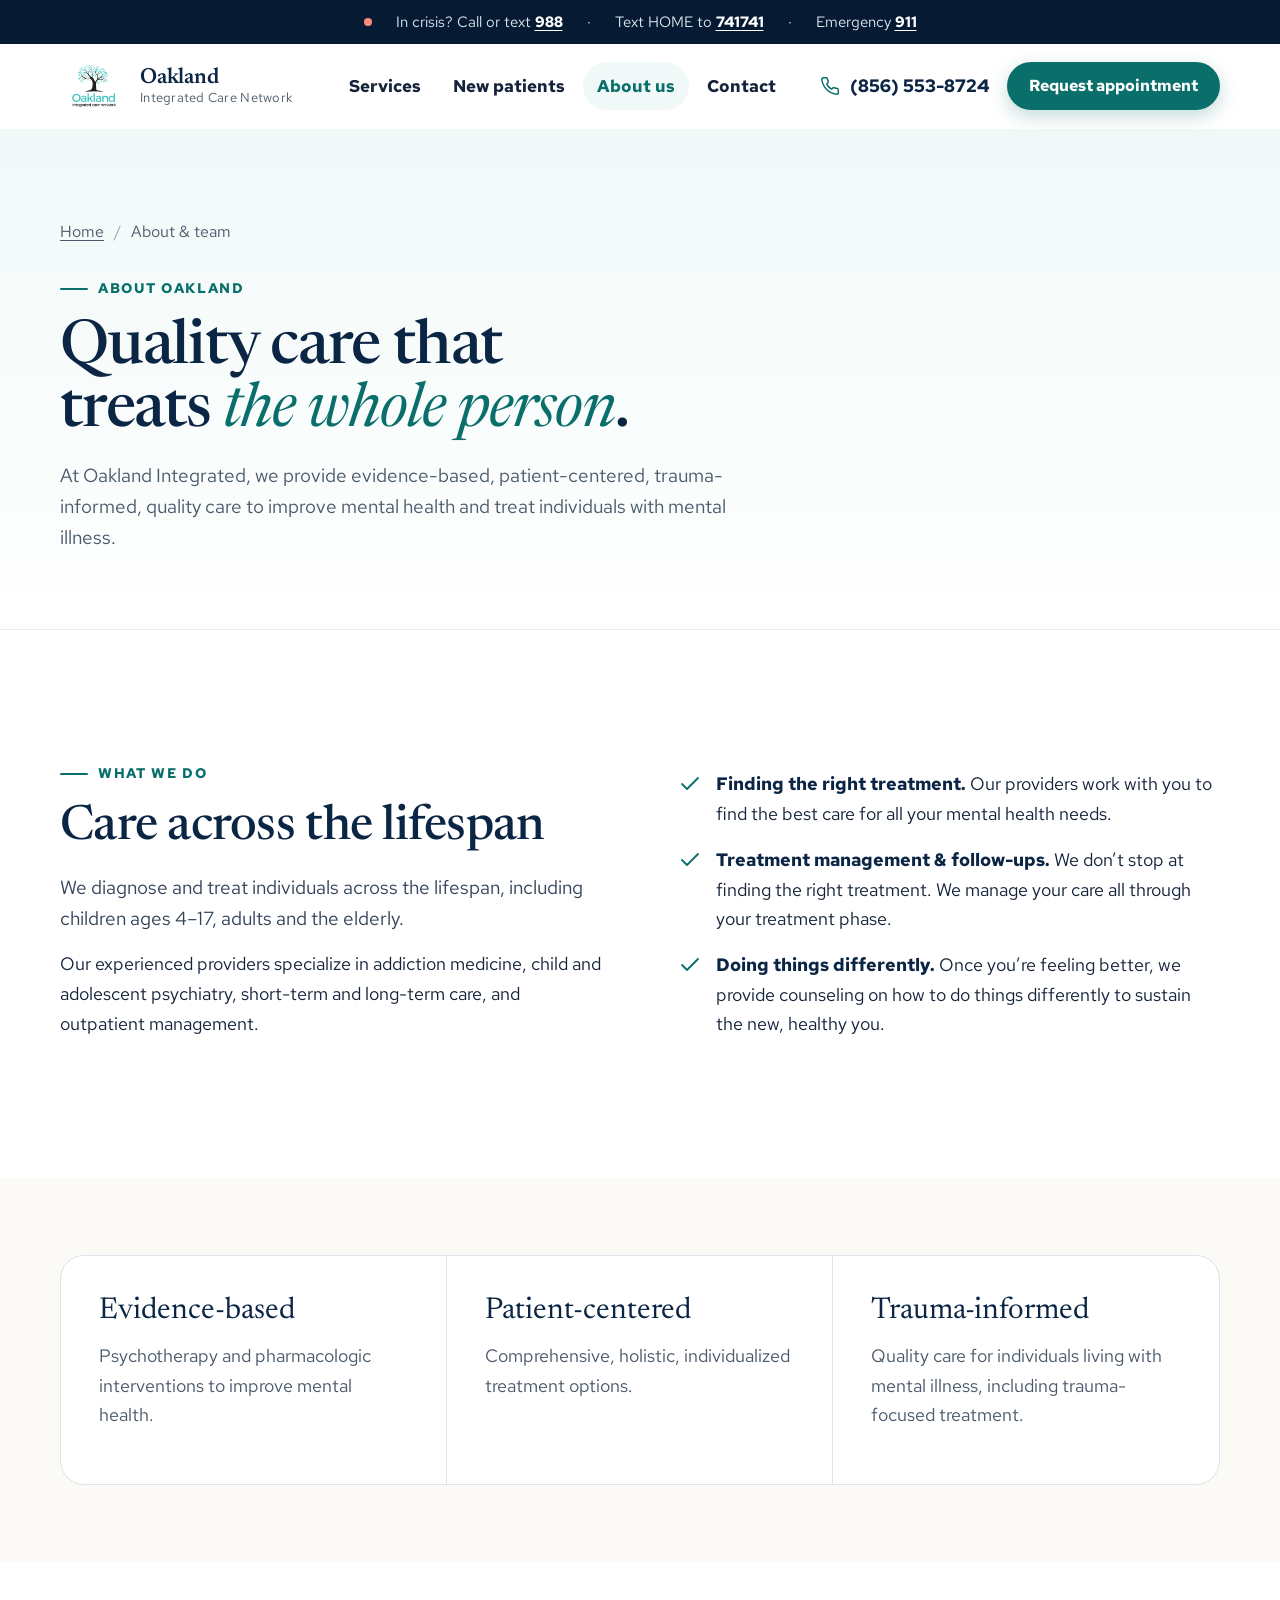
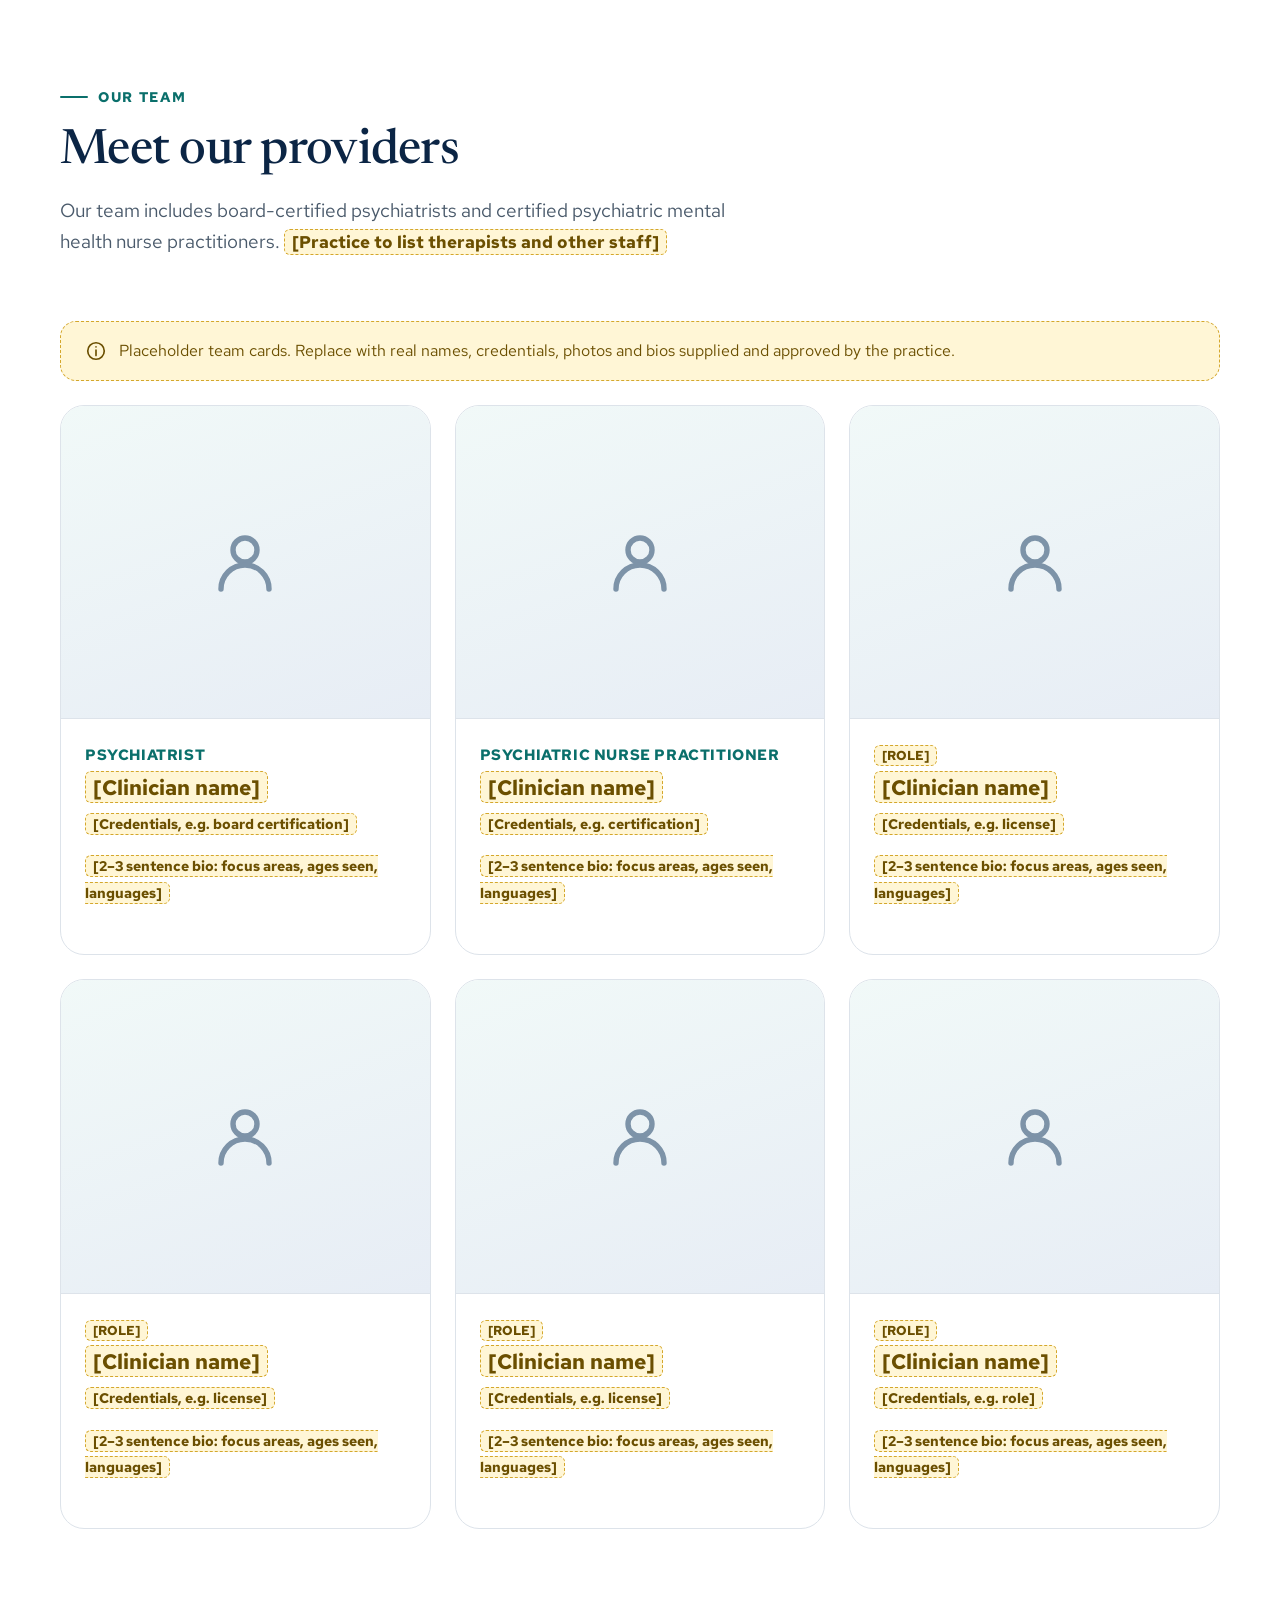
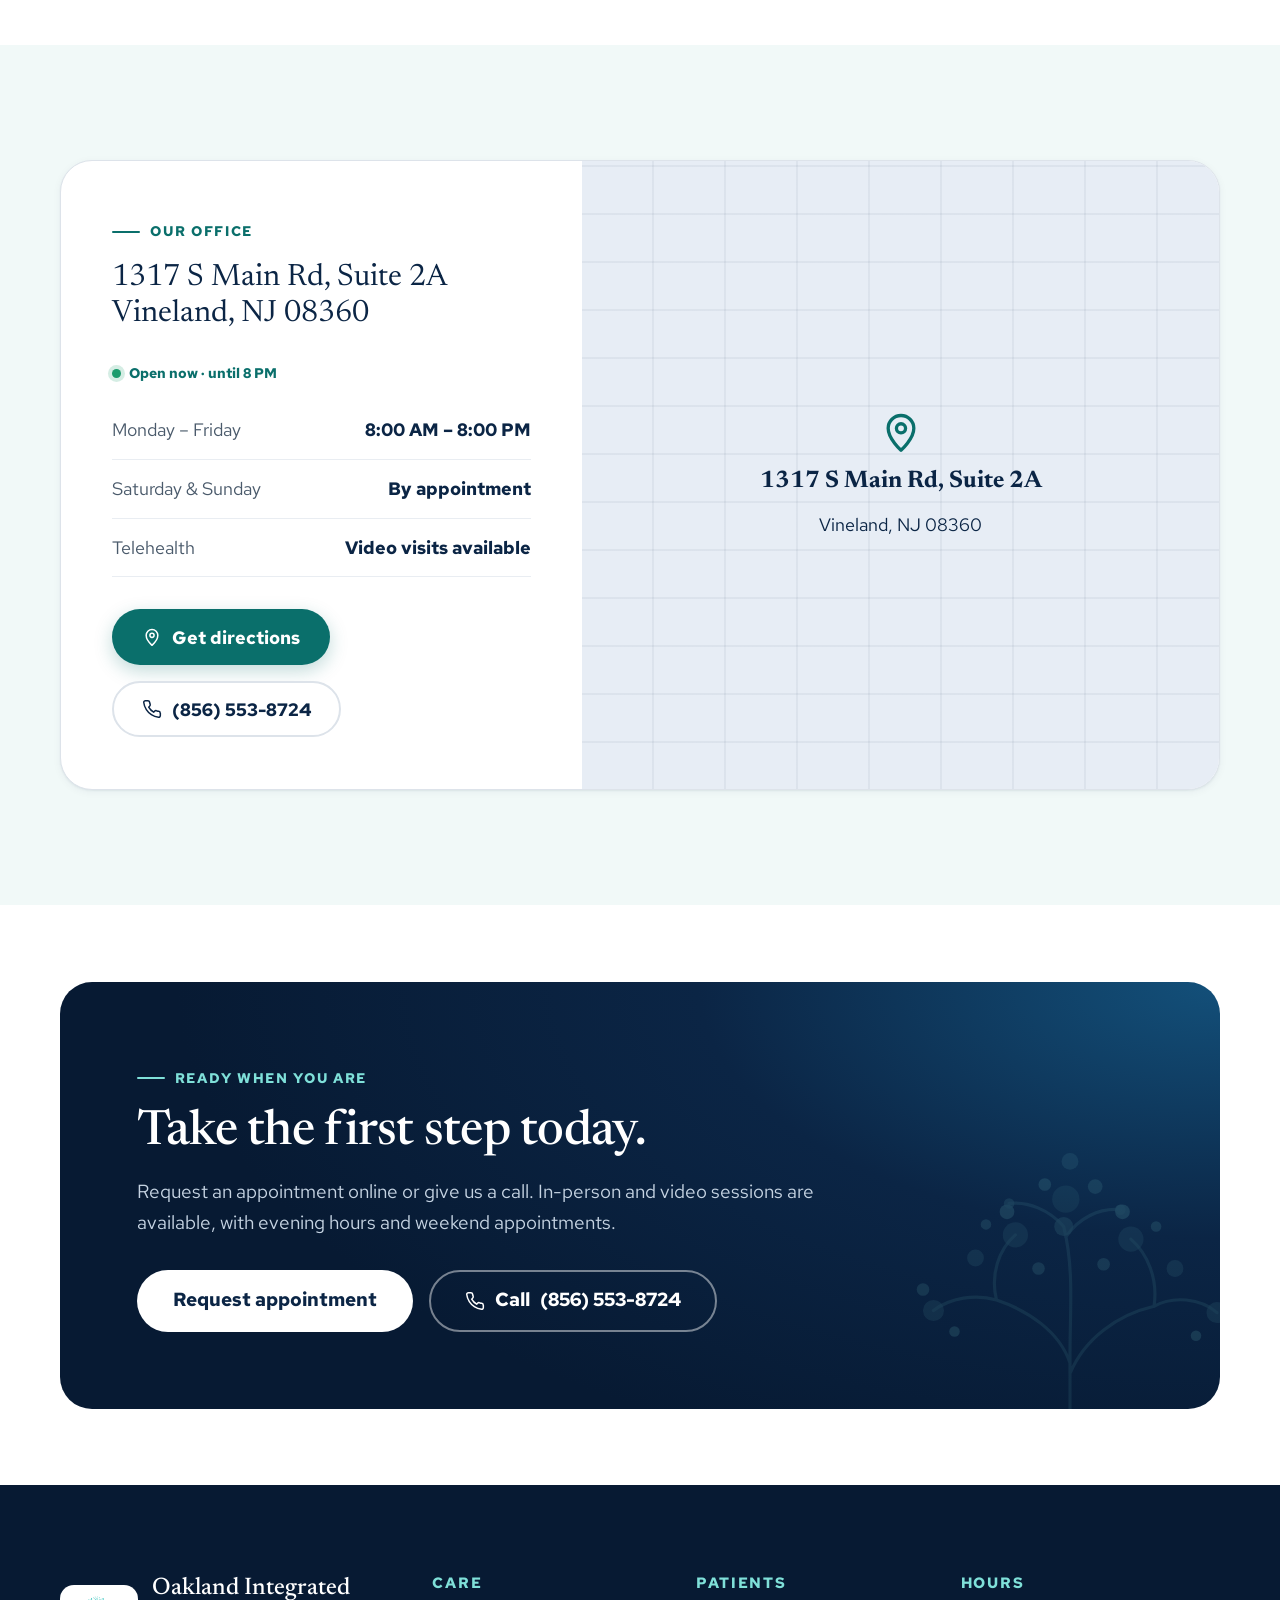
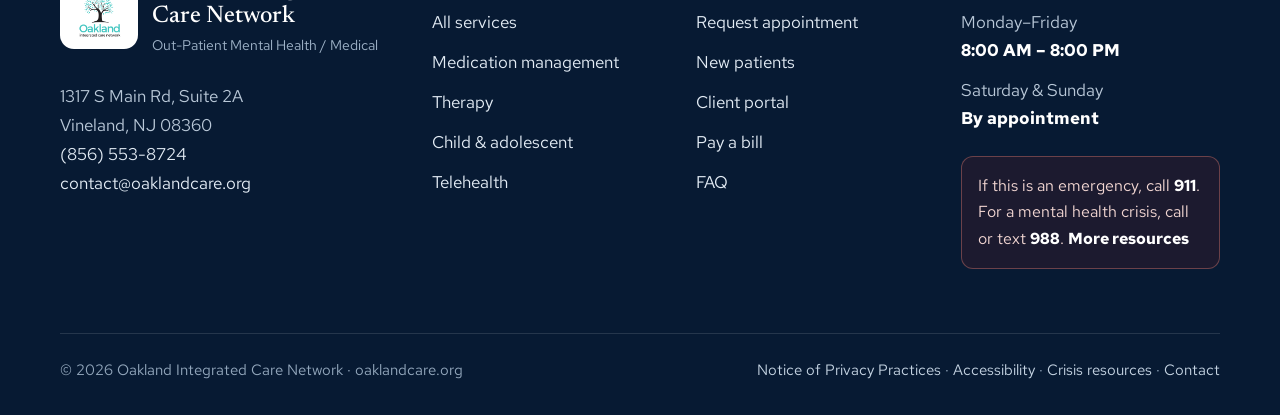
<file: about.html>
<!doctype html>
<html lang="en"><head><meta charset="utf-8"><meta name="viewport" content="width=device-width,initial-scale=1">
<title>About & Our Team | Oakland Integrated Care Network</title><meta name="description" content="Evidence-based, patient-centered, trauma-informed mental health care in Vineland, NJ.">
<meta name="theme-color" content="#0b2545"><link rel="icon" href="img/logo.png">
<link rel="preload" href="fonts/redhat-text.woff2" as="font" type="font/woff2" crossorigin><link rel="preload" href="fonts/newsreader.woff2" as="font" type="font/woff2" crossorigin>
<link rel="stylesheet" href="css/site.css"></head>
<body>
<a class="skip" href="#main">Skip to main content</a>
<div class="crisis-bar"><div class="wrap"><span class="dot" aria-hidden="true"></span><span>In crisis? Call or text <a href="tel:988">988</a></span><span class="sep" aria-hidden="true">·</span><span class="cb-text">Text HOME to <a href="sms:741741">741741</a></span><span class="sep" aria-hidden="true">·</span><span>Emergency <a href="tel:911">911</a></span></div></div>
<header class="hdr"><div class="wrap">
<a class="brand" href="index.html" aria-label="Oakland Integrated Care Network, home"><img src="img/logo.png" alt="" width="66" height="54"><span class="brand-text"><b>Oakland</b><small>Integrated Care Network</small></span></a>
<nav class="nav" aria-label="Main"><a href="services.html">Services</a><a href="new-patients.html">New patients</a><a href="about.html" aria-current="page">About us</a><a href="contact.html">Contact</a></nav>
<div class="hdr-actions"><a class="call-link" href="tel:+18565538724" aria-label="Call (856) 553-8724"><svg viewBox="0 0 24 24" fill="none" stroke="currentColor" stroke-width="1.8" stroke-linecap="round" stroke-linejoin="round" aria-hidden="true" focusable="false"><path d="M22 16.9v3a2 2 0 0 1-2.2 2 19.8 19.8 0 0 1-8.6-3.1 19.5 19.5 0 0 1-6-6A19.8 19.8 0 0 1 2.1 4.2 2 2 0 0 1 4.1 2h3a2 2 0 0 1 2 1.7c.1.9.4 1.8.7 2.7a2 2 0 0 1-.5 2.1L8 9.8a16 16 0 0 0 6 6l1.3-1.3a2 2 0 0 1 2.1-.4c.9.3 1.8.6 2.7.7a2 2 0 0 1 1.7 2z"/></svg><span class="lbl">(856) 553-8724</span></a><a class="btn btn-primary btn-sm" href="request-appointment.html">Request appointment</a>
<button class="burger" type="button" aria-expanded="false" aria-controls="mnav" aria-label="Open menu"><svg viewBox="0 0 24 24" fill="none" stroke="currentColor" stroke-width="1.8" stroke-linecap="round" stroke-linejoin="round" aria-hidden="true" focusable="false"><path d="M4 7h16M4 12h16M4 17h16"/></svg></button></div>
</div></header>
<nav id="mnav" class="mnav" aria-label="Mobile" hidden><a class="ml" href="services.html">Services<svg viewBox="0 0 24 24" fill="none" stroke="currentColor" stroke-width="1.8" stroke-linecap="round" stroke-linejoin="round" aria-hidden="true" focusable="false"><path d="M5 12h14M13 6l6 6-6 6"/></svg></a><a class="ml" href="new-patients.html">New patients<svg viewBox="0 0 24 24" fill="none" stroke="currentColor" stroke-width="1.8" stroke-linecap="round" stroke-linejoin="round" aria-hidden="true" focusable="false"><path d="M5 12h14M13 6l6 6-6 6"/></svg></a><a class="ml" href="about.html">About us<svg viewBox="0 0 24 24" fill="none" stroke="currentColor" stroke-width="1.8" stroke-linecap="round" stroke-linejoin="round" aria-hidden="true" focusable="false"><path d="M5 12h14M13 6l6 6-6 6"/></svg></a><a class="ml" href="contact.html">Contact<svg viewBox="0 0 24 24" fill="none" stroke="currentColor" stroke-width="1.8" stroke-linecap="round" stroke-linejoin="round" aria-hidden="true" focusable="false"><path d="M5 12h14M13 6l6 6-6 6"/></svg></a><a class="ml" href="pay.html">Pay a bill<svg viewBox="0 0 24 24" fill="none" stroke="currentColor" stroke-width="1.8" stroke-linecap="round" stroke-linejoin="round" aria-hidden="true" focusable="false"><path d="M5 12h14M13 6l6 6-6 6"/></svg></a><a class="ml" href="crisis.html">Crisis resources<svg viewBox="0 0 24 24" fill="none" stroke="currentColor" stroke-width="1.8" stroke-linecap="round" stroke-linejoin="round" aria-hidden="true" focusable="false"><path d="M5 12h14M13 6l6 6-6 6"/></svg></a>
<a class="btn btn-primary btn-lg" href="request-appointment.html">Request appointment</a><a class="btn btn-ghost btn-lg" href="tel:+18565538724"><svg viewBox="0 0 24 24" fill="none" stroke="currentColor" stroke-width="1.8" stroke-linecap="round" stroke-linejoin="round" aria-hidden="true" focusable="false"><path d="M22 16.9v3a2 2 0 0 1-2.2 2 19.8 19.8 0 0 1-8.6-3.1 19.5 19.5 0 0 1-6-6A19.8 19.8 0 0 1 2.1 4.2 2 2 0 0 1 4.1 2h3a2 2 0 0 1 2 1.7c.1.9.4 1.8.7 2.7a2 2 0 0 1-.5 2.1L8 9.8a16 16 0 0 0 6 6l1.3-1.3a2 2 0 0 1 2.1-.4c.9.3 1.8.6 2.7.7a2 2 0 0 1 1.7 2z"/></svg> Call (856) 553-8724</a>
<p class="mfoot">1317 S Main Rd, Suite 2A, Vineland, NJ 08360<br>Mon–Fri 8 AM–8 PM · Weekend appointments available</p></nav>
<main id="main">
<section class="phero"><div class="wrap">
<ol class="crumbs" aria-label="Breadcrumb"><li><a href="index.html">Home</a></li><li aria-current="page">About &amp; team</li></ol>
<p class="eyebrow">About Oakland</p><h1>Quality care that treats <em>the whole person</em>.</h1><p class="lead">At Oakland Integrated, we provide evidence-based, patient-centered, trauma-informed, quality care to improve mental health and treat individuals with mental illness.</p></div></section>
<section class="sec"><div class="wrap split">
<div class="reveal"><p class="eyebrow">What we do</p><h2>Care across the lifespan</h2><p class="lead" style="color:#33445a">We diagnose and treat individuals across the lifespan, including children ages 4–17, adults and the elderly.</p>
<p>Our experienced providers specialize in addiction medicine, child and adolescent psychiatry, short-term and long-term care, and outpatient management.</p></div>
<div class="reveal"><ul class="checks">
<li><svg viewBox="0 0 24 24" fill="none" stroke="currentColor" stroke-width="1.8" stroke-linecap="round" stroke-linejoin="round" aria-hidden="true" focusable="false"><path d="M20 6 9 17l-5-5"/></svg><span><b>Finding the right treatment.</b> Our providers work with you to find the best care for all your mental health needs.</span></li>
<li><svg viewBox="0 0 24 24" fill="none" stroke="currentColor" stroke-width="1.8" stroke-linecap="round" stroke-linejoin="round" aria-hidden="true" focusable="false"><path d="M20 6 9 17l-5-5"/></svg><span><b>Treatment management &amp; follow-ups.</b> We don’t stop at finding the right treatment. We manage your care all through your treatment phase.</span></li>
<li><svg viewBox="0 0 24 24" fill="none" stroke="currentColor" stroke-width="1.8" stroke-linecap="round" stroke-linejoin="round" aria-hidden="true" focusable="false"><path d="M20 6 9 17l-5-5"/></svg><span><b>Doing things differently.</b> Once you’re feeling better, we provide counseling on how to do things differently to sustain the new, healthy you.</span></li>
</ul></div></div></section>
<section class="sec tight bg-paper"><div class="wrap"><div class="values reveal"><div><p class="big">Evidence-based</p><p class="muted">Psychotherapy and pharmacologic interventions to improve mental health.</p></div><div><p class="big">Patient-centered</p><p class="muted">Comprehensive, holistic, individualized treatment options.</p></div><div><p class="big">Trauma-informed</p><p class="muted">Quality care for individuals living with mental illness, including trauma-focused treatment.</p></div></div></div></section>
<section class="sec" id="team" aria-labelledby="t-h"><div class="wrap">
<div class="sec-head reveal"><p class="eyebrow">Our team</p><h2 id="t-h">Meet our providers</h2><p class="lead">Our team includes board-certified psychiatrists and certified psychiatric mental health nurse practitioners. <span class="ph">[Practice to list therapists and other staff]</span></p></div>
<div class="ph-note" role="note"><svg viewBox="0 0 24 24" fill="none" stroke="currentColor" stroke-width="1.8" stroke-linecap="round" stroke-linejoin="round" aria-hidden="true" focusable="false"><circle cx="12" cy="12" r="9"/><path d="M12 11v6M12 7.5h.01"/></svg><div>Placeholder team cards. Replace with real names, credentials, photos and bios supplied and approved by the practice.</div></div>
<div class="grid g3"><div class="card team-card reveal"><div class="ph-photo"><svg viewBox="0 0 24 24" fill="none" stroke="currentColor" stroke-width="1.8" stroke-linecap="round" stroke-linejoin="round" aria-hidden="true" focusable="false"><circle cx="12" cy="8" r="4"/><path d="M4 21a8 8 0 0 1 16 0"/></svg></div><div class="body"><p class="role">Psychiatrist</p><h3><span class="ph">[Clinician name]</span></h3><p class="muted small"><span class="ph">[Credentials, e.g. board certification]</span></p><p class="muted small"><span class="ph">[2–3 sentence bio: focus areas, ages seen, languages]</span></p></div></div><div class="card team-card reveal"><div class="ph-photo"><svg viewBox="0 0 24 24" fill="none" stroke="currentColor" stroke-width="1.8" stroke-linecap="round" stroke-linejoin="round" aria-hidden="true" focusable="false"><circle cx="12" cy="8" r="4"/><path d="M4 21a8 8 0 0 1 16 0"/></svg></div><div class="body"><p class="role">Psychiatric nurse practitioner</p><h3><span class="ph">[Clinician name]</span></h3><p class="muted small"><span class="ph">[Credentials, e.g. certification]</span></p><p class="muted small"><span class="ph">[2–3 sentence bio: focus areas, ages seen, languages]</span></p></div></div><div class="card team-card reveal"><div class="ph-photo"><svg viewBox="0 0 24 24" fill="none" stroke="currentColor" stroke-width="1.8" stroke-linecap="round" stroke-linejoin="round" aria-hidden="true" focusable="false"><circle cx="12" cy="8" r="4"/><path d="M4 21a8 8 0 0 1 16 0"/></svg></div><div class="body"><p class="role"><span class="ph">[Role]</span></p><h3><span class="ph">[Clinician name]</span></h3><p class="muted small"><span class="ph">[Credentials, e.g. license]</span></p><p class="muted small"><span class="ph">[2–3 sentence bio: focus areas, ages seen, languages]</span></p></div></div><div class="card team-card reveal"><div class="ph-photo"><svg viewBox="0 0 24 24" fill="none" stroke="currentColor" stroke-width="1.8" stroke-linecap="round" stroke-linejoin="round" aria-hidden="true" focusable="false"><circle cx="12" cy="8" r="4"/><path d="M4 21a8 8 0 0 1 16 0"/></svg></div><div class="body"><p class="role"><span class="ph">[Role]</span></p><h3><span class="ph">[Clinician name]</span></h3><p class="muted small"><span class="ph">[Credentials, e.g. license]</span></p><p class="muted small"><span class="ph">[2–3 sentence bio: focus areas, ages seen, languages]</span></p></div></div><div class="card team-card reveal"><div class="ph-photo"><svg viewBox="0 0 24 24" fill="none" stroke="currentColor" stroke-width="1.8" stroke-linecap="round" stroke-linejoin="round" aria-hidden="true" focusable="false"><circle cx="12" cy="8" r="4"/><path d="M4 21a8 8 0 0 1 16 0"/></svg></div><div class="body"><p class="role"><span class="ph">[Role]</span></p><h3><span class="ph">[Clinician name]</span></h3><p class="muted small"><span class="ph">[Credentials, e.g. license]</span></p><p class="muted small"><span class="ph">[2–3 sentence bio: focus areas, ages seen, languages]</span></p></div></div><div class="card team-card reveal"><div class="ph-photo"><svg viewBox="0 0 24 24" fill="none" stroke="currentColor" stroke-width="1.8" stroke-linecap="round" stroke-linejoin="round" aria-hidden="true" focusable="false"><circle cx="12" cy="8" r="4"/><path d="M4 21a8 8 0 0 1 16 0"/></svg></div><div class="body"><p class="role"><span class="ph">[Role]</span></p><h3><span class="ph">[Clinician name]</span></h3><p class="muted small"><span class="ph">[Credentials, e.g. role]</span></p><p class="muted small"><span class="ph">[2–3 sentence bio: focus areas, ages seen, languages]</span></p></div></div></div></div></section>
<section class="sec bg-teal"><div class="wrap"><div class="loc reveal"><div class="info"><p class="eyebrow">Our office</p><p class="addr">1317 S Main Rd, Suite 2A<br>Vineland, NJ 08360</p>
<p class="open-pill" data-open-now><i aria-hidden="true"></i><span>Mon–Fri 8 AM–8 PM</span></p>
<ul class="hours"><li><span>Monday – Friday</span><b>8:00 AM – 8:00 PM</b></li><li><span>Saturday &amp; Sunday</span><b>By appointment</b></li><li><span>Telehealth</span><b>Video visits available</b></li></ul>
<div class="btn-row"><a class="btn btn-primary" href="https://www.google.com/maps/dir/?api=1&destination=1317+S+Main+Rd+Suite+2A+Vineland+NJ+08360" target="_blank" rel="noopener"><svg viewBox="0 0 24 24" fill="none" stroke="currentColor" stroke-width="1.8" stroke-linecap="round" stroke-linejoin="round" aria-hidden="true" focusable="false"><path d="M12 22s7-6.2 7-12a7 7 0 0 0-14 0c0 5.8 7 12 7 12z"/><circle cx="12" cy="10" r="2.5"/></svg> Get directions</a><a class="btn btn-ghost" href="tel:+18565538724"><svg viewBox="0 0 24 24" fill="none" stroke="currentColor" stroke-width="1.8" stroke-linecap="round" stroke-linejoin="round" aria-hidden="true" focusable="false"><path d="M22 16.9v3a2 2 0 0 1-2.2 2 19.8 19.8 0 0 1-8.6-3.1 19.5 19.5 0 0 1-6-6A19.8 19.8 0 0 1 2.1 4.2 2 2 0 0 1 4.1 2h3a2 2 0 0 1 2 1.7c.1.9.4 1.8.7 2.7a2 2 0 0 1-.5 2.1L8 9.8a16 16 0 0 0 6 6l1.3-1.3a2 2 0 0 1 2.1-.4c.9.3 1.8.6 2.7.7a2 2 0 0 1 1.7 2z"/></svg> (856) 553-8724</a></div></div>
<div class="map-frame"><div class="map-fallback" aria-hidden="true"><svg viewBox="0 0 24 24" fill="none" stroke="currentColor" stroke-width="1.8" stroke-linecap="round" stroke-linejoin="round" aria-hidden="true" focusable="false"><path d="M12 22s7-6.2 7-12a7 7 0 0 0-14 0c0 5.8 7 12 7 12z"/><circle cx="12" cy="10" r="2.5"/></svg><b>1317 S Main Rd, Suite 2A</b><span>Vineland, NJ 08360</span></div><iframe title="Map showing Oakland Integrated Care Network at 1317 S Main Rd, Suite 2A, Vineland, NJ 08360" src="https://maps.google.com/maps?q=1317%20S%20Main%20Rd%2C%20Suite%202A%2C%20Vineland%2C%20NJ%2008360&amp;t=&amp;z=15&amp;ie=UTF8&amp;iwloc=&amp;output=embed" loading="lazy" referrerpolicy="no-referrer-when-downgrade"></iframe></div></div></div></section>
<section class="sec tight"><div class="wrap"><div class="cta on-dark reveal"><svg class="deco" viewBox="0 0 400 360" fill="none" aria-hidden="true">
<g stroke="#7fe0d9" stroke-width="3" stroke-linecap="round" opacity=".55">
<path d="M200 360V230M200 240c-10-30-40-50-70-60M200 250c14-34 46-56 80-64M130 180c-20-6-44-2-60 10M130 180c-6-24 2-48 18-62M280 186c18-10 44-8 60 6M280 186c4-26-6-50-22-64M200 230c0-40 4-80-6-120M194 110c-14-16-34-24-52-22M196 120c12-18 32-28 52-26"/></g>
<g fill="#7fe0d9"><circle cx="70" cy="190" r="10" opacity="0.5"/><circle cx="60" cy="170" r="6" opacity="0.7"/><circle cx="148" cy="118" r="12" opacity="0.45"/><circle cx="140" cy="96" r="7" opacity="0.8"/><circle cx="142" cy="88" r="5" opacity="0.6"/><circle cx="340" cy="192" r="10" opacity="0.5"/><circle cx="352" cy="170" r="6" opacity="0.7"/><circle cx="258" cy="122" r="12" opacity="0.45"/><circle cx="250" cy="96" r="7" opacity="0.8"/><circle cx="194" cy="110" r="9" opacity="0.6"/><circle cx="196" cy="84" r="13" opacity="0.4"/><circle cx="176" cy="70" r="6" opacity="0.75"/><circle cx="224" cy="72" r="7" opacity="0.65"/><circle cx="248" cy="94" r="5" opacity="0.8"/><circle cx="110" cy="140" r="8" opacity="0.5"/><circle cx="300" cy="150" r="8" opacity="0.5"/><circle cx="90" cy="210" r="5" opacity="0.8"/><circle cx="320" cy="214" r="5" opacity="0.8"/><circle cx="170" cy="150" r="6" opacity="0.7"/><circle cx="232" cy="146" r="6" opacity="0.7"/><circle cx="200" cy="48" r="8" opacity="0.55"/><circle cx="120" cy="108" r="5" opacity="0.7"/><circle cx="282" cy="110" r="5" opacity="0.7"/></g></svg>
<p class="eyebrow">Ready when you are</p><h2>Take the first step today.</h2><p class="lead">Request an appointment online or give us a call. In-person and video sessions are available, with evening hours and weekend appointments.</p>
<div class="btn-row" style="margin-top:32px"><a class="btn btn-light btn-lg" href="request-appointment.html">Request appointment</a><a class="btn btn-ghost btn-lg" href="tel:+18565538724"><svg viewBox="0 0 24 24" fill="none" stroke="currentColor" stroke-width="1.8" stroke-linecap="round" stroke-linejoin="round" aria-hidden="true" focusable="false"><path d="M22 16.9v3a2 2 0 0 1-2.2 2 19.8 19.8 0 0 1-8.6-3.1 19.5 19.5 0 0 1-6-6A19.8 19.8 0 0 1 2.1 4.2 2 2 0 0 1 4.1 2h3a2 2 0 0 1 2 1.7c.1.9.4 1.8.7 2.7a2 2 0 0 1-.5 2.1L8 9.8a16 16 0 0 0 6 6l1.3-1.3a2 2 0 0 1 2.1-.4c.9.3 1.8.6 2.7.7a2 2 0 0 1 1.7 2z"/></svg> Call <span class="nowrap">(856) 553-8724</span></a></div></div></div></section>
</main>
<footer class="ftr"><div class="wrap">
<div class="ftr-grid">
<div><div class="fbrand"><img src="img/logo.png" alt="" width="78" height="64"><span><b>Oakland Integrated<br>Care Network</b><small>Out-Patient Mental Health / Medical</small></span></div>
<address>1317 S Main Rd, Suite 2A<br>Vineland, NJ 08360<br><a href="tel:+18565538724">(856) 553-8724</a><br><a href="mailto:contact@oaklandcare.org">contact@oaklandcare.org</a></address></div>
<div><h3>Care</h3><ul><li><a href="services.html">All services</a></li><li><a href="services.html#medication">Medication management</a></li><li><a href="services.html#therapy">Therapy</a></li><li><a href="services.html#child">Child &amp; adolescent</a></li><li><a href="services.html#telehealth">Telehealth</a></li></ul></div>
<div><h3>Patients</h3><ul><li><a href="request-appointment.html">Request appointment</a></li><li><a href="new-patients.html">New patients</a></li><li><a href="https://www.therapyportal.com/p/oakland08094" target="_blank" rel="noopener">Client portal</a></li><li><a href="pay.html">Pay a bill</a></li><li><a href="new-patients.html#faq">FAQ</a></li></ul></div>
<div><h3>Hours</h3><ul><li>Monday–Friday<br><b style="color:#fff">8:00 AM – 8:00 PM</b></li><li>Saturday &amp; Sunday<br><b style="color:#fff">By appointment</b></li></ul>
<div class="crisis-mini">If this is an emergency, call <a href="tel:911">911</a>. For a mental health crisis, call or text <a href="tel:988">988</a>. <a href="crisis.html">More resources</a></div></div>
</div>
<div class="ftr-bottom"><span>© 2026 Oakland Integrated Care Network · oaklandcare.org</span><span><a href="privacy.html">Notice of Privacy Practices</a> · <a href="accessibility.html">Accessibility</a> · <a href="crisis.html">Crisis resources</a> · <a href="contact.html">Contact</a></span></div>
</div></footer>
<script src="js/site.js" defer></script>
</body></html>
</file>
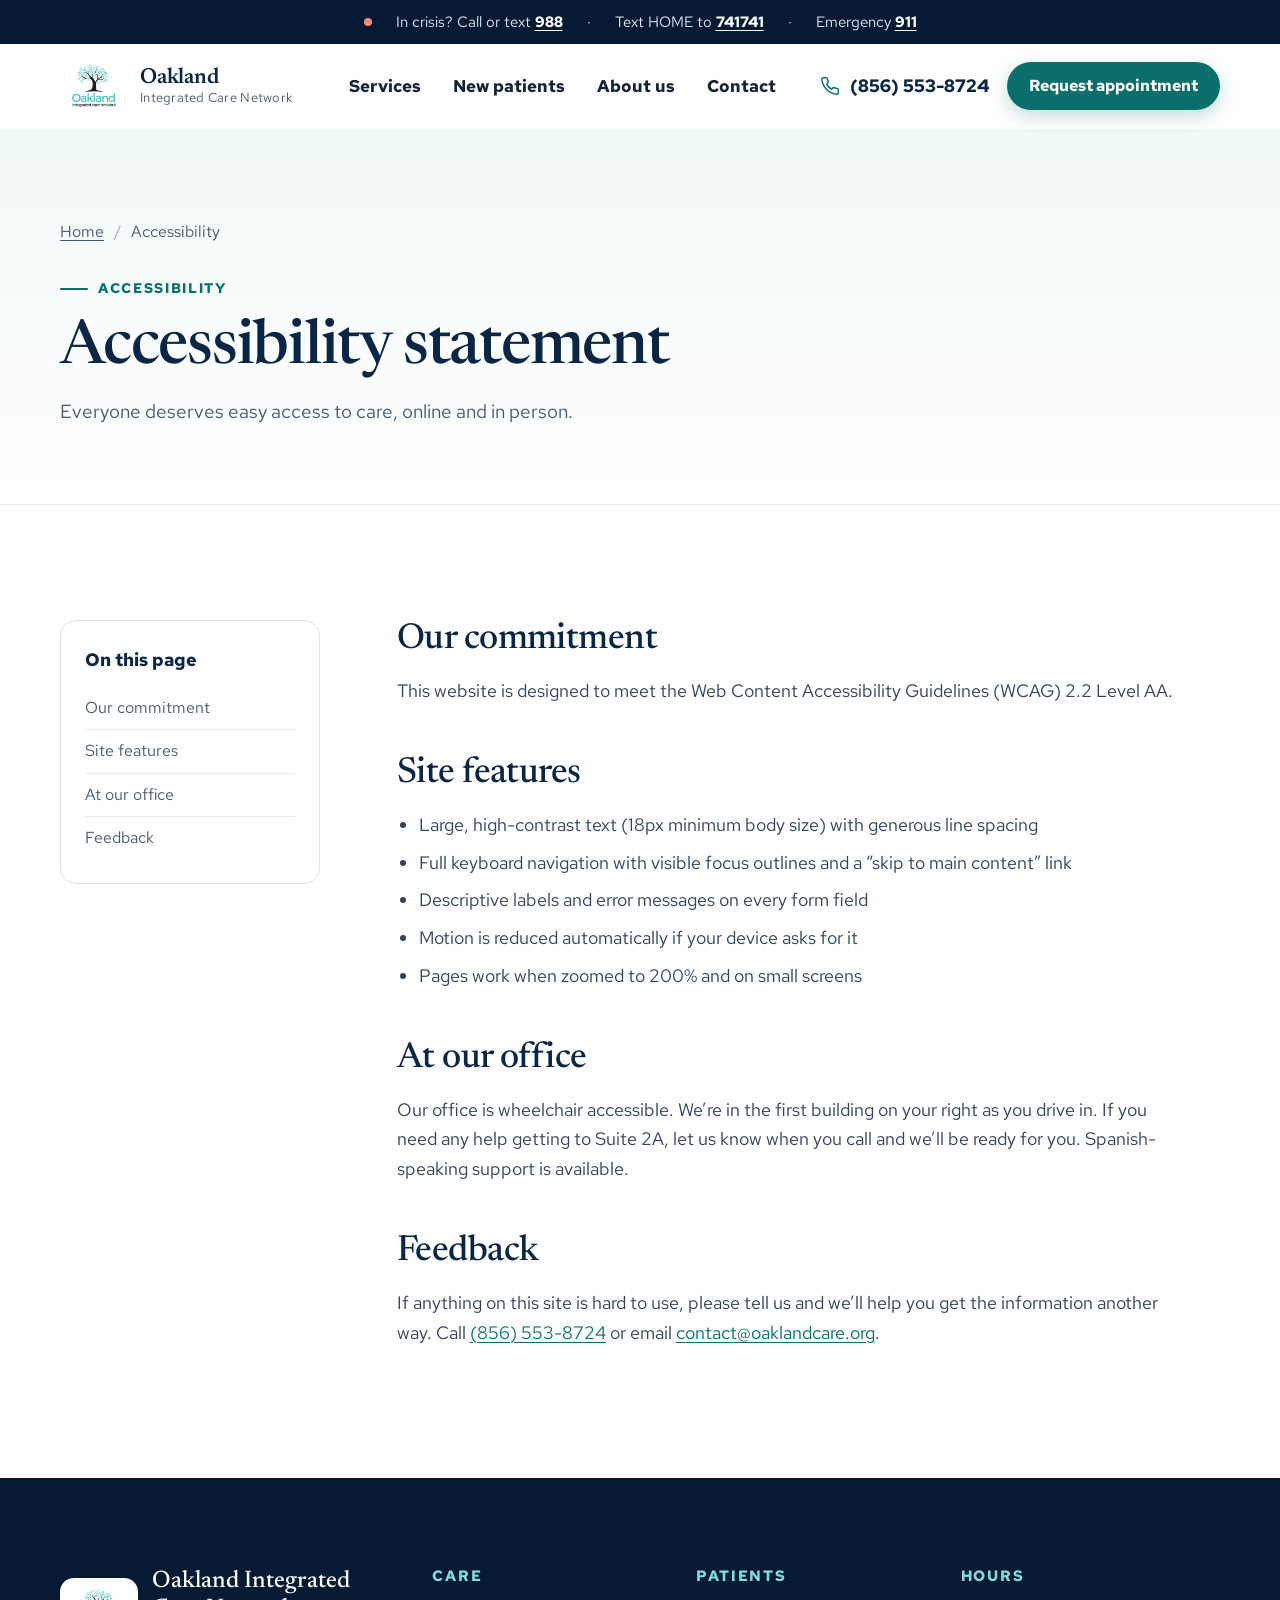
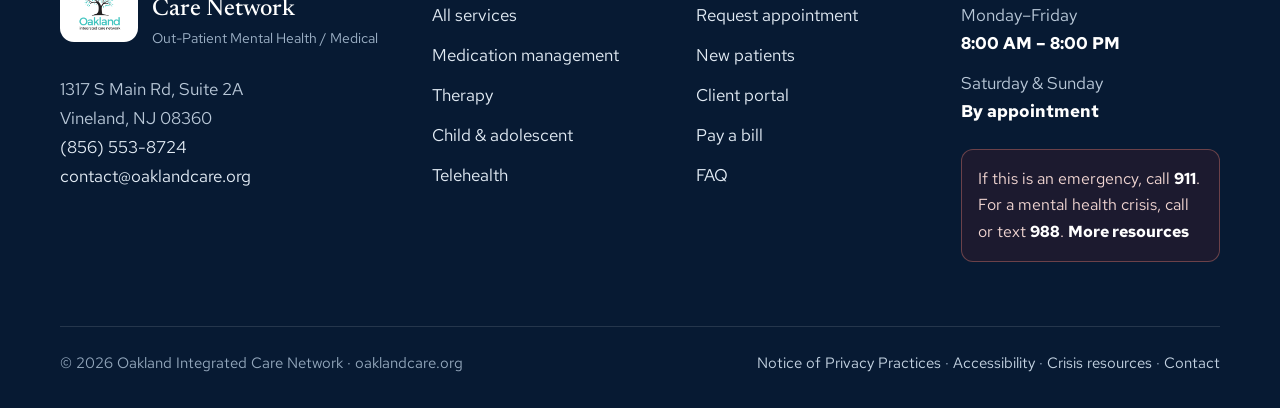
<file: accessibility.html>
<!doctype html>
<html lang="en"><head><meta charset="utf-8"><meta name="viewport" content="width=device-width,initial-scale=1">
<title>Accessibility | Oakland Integrated Care Network</title><meta name="description" content="Our commitment to an accessible website and office.">
<meta name="theme-color" content="#0b2545"><link rel="icon" href="img/logo.png">
<link rel="preload" href="fonts/redhat-text.woff2" as="font" type="font/woff2" crossorigin><link rel="preload" href="fonts/newsreader.woff2" as="font" type="font/woff2" crossorigin>
<link rel="stylesheet" href="css/site.css"></head>
<body>
<a class="skip" href="#main">Skip to main content</a>
<div class="crisis-bar"><div class="wrap"><span class="dot" aria-hidden="true"></span><span>In crisis? Call or text <a href="tel:988">988</a></span><span class="sep" aria-hidden="true">·</span><span class="cb-text">Text HOME to <a href="sms:741741">741741</a></span><span class="sep" aria-hidden="true">·</span><span>Emergency <a href="tel:911">911</a></span></div></div>
<header class="hdr"><div class="wrap">
<a class="brand" href="index.html" aria-label="Oakland Integrated Care Network, home"><img src="img/logo.png" alt="" width="66" height="54"><span class="brand-text"><b>Oakland</b><small>Integrated Care Network</small></span></a>
<nav class="nav" aria-label="Main"><a href="services.html">Services</a><a href="new-patients.html">New patients</a><a href="about.html">About us</a><a href="contact.html">Contact</a></nav>
<div class="hdr-actions"><a class="call-link" href="tel:+18565538724" aria-label="Call (856) 553-8724"><svg viewBox="0 0 24 24" fill="none" stroke="currentColor" stroke-width="1.8" stroke-linecap="round" stroke-linejoin="round" aria-hidden="true" focusable="false"><path d="M22 16.9v3a2 2 0 0 1-2.2 2 19.8 19.8 0 0 1-8.6-3.1 19.5 19.5 0 0 1-6-6A19.8 19.8 0 0 1 2.1 4.2 2 2 0 0 1 4.1 2h3a2 2 0 0 1 2 1.7c.1.9.4 1.8.7 2.7a2 2 0 0 1-.5 2.1L8 9.8a16 16 0 0 0 6 6l1.3-1.3a2 2 0 0 1 2.1-.4c.9.3 1.8.6 2.7.7a2 2 0 0 1 1.7 2z"/></svg><span class="lbl">(856) 553-8724</span></a><a class="btn btn-primary btn-sm" href="request-appointment.html">Request appointment</a>
<button class="burger" type="button" aria-expanded="false" aria-controls="mnav" aria-label="Open menu"><svg viewBox="0 0 24 24" fill="none" stroke="currentColor" stroke-width="1.8" stroke-linecap="round" stroke-linejoin="round" aria-hidden="true" focusable="false"><path d="M4 7h16M4 12h16M4 17h16"/></svg></button></div>
</div></header>
<nav id="mnav" class="mnav" aria-label="Mobile" hidden><a class="ml" href="services.html">Services<svg viewBox="0 0 24 24" fill="none" stroke="currentColor" stroke-width="1.8" stroke-linecap="round" stroke-linejoin="round" aria-hidden="true" focusable="false"><path d="M5 12h14M13 6l6 6-6 6"/></svg></a><a class="ml" href="new-patients.html">New patients<svg viewBox="0 0 24 24" fill="none" stroke="currentColor" stroke-width="1.8" stroke-linecap="round" stroke-linejoin="round" aria-hidden="true" focusable="false"><path d="M5 12h14M13 6l6 6-6 6"/></svg></a><a class="ml" href="about.html">About us<svg viewBox="0 0 24 24" fill="none" stroke="currentColor" stroke-width="1.8" stroke-linecap="round" stroke-linejoin="round" aria-hidden="true" focusable="false"><path d="M5 12h14M13 6l6 6-6 6"/></svg></a><a class="ml" href="contact.html">Contact<svg viewBox="0 0 24 24" fill="none" stroke="currentColor" stroke-width="1.8" stroke-linecap="round" stroke-linejoin="round" aria-hidden="true" focusable="false"><path d="M5 12h14M13 6l6 6-6 6"/></svg></a><a class="ml" href="pay.html">Pay a bill<svg viewBox="0 0 24 24" fill="none" stroke="currentColor" stroke-width="1.8" stroke-linecap="round" stroke-linejoin="round" aria-hidden="true" focusable="false"><path d="M5 12h14M13 6l6 6-6 6"/></svg></a><a class="ml" href="crisis.html">Crisis resources<svg viewBox="0 0 24 24" fill="none" stroke="currentColor" stroke-width="1.8" stroke-linecap="round" stroke-linejoin="round" aria-hidden="true" focusable="false"><path d="M5 12h14M13 6l6 6-6 6"/></svg></a>
<a class="btn btn-primary btn-lg" href="request-appointment.html">Request appointment</a><a class="btn btn-ghost btn-lg" href="tel:+18565538724"><svg viewBox="0 0 24 24" fill="none" stroke="currentColor" stroke-width="1.8" stroke-linecap="round" stroke-linejoin="round" aria-hidden="true" focusable="false"><path d="M22 16.9v3a2 2 0 0 1-2.2 2 19.8 19.8 0 0 1-8.6-3.1 19.5 19.5 0 0 1-6-6A19.8 19.8 0 0 1 2.1 4.2 2 2 0 0 1 4.1 2h3a2 2 0 0 1 2 1.7c.1.9.4 1.8.7 2.7a2 2 0 0 1-.5 2.1L8 9.8a16 16 0 0 0 6 6l1.3-1.3a2 2 0 0 1 2.1-.4c.9.3 1.8.6 2.7.7a2 2 0 0 1 1.7 2z"/></svg> Call (856) 553-8724</a>
<p class="mfoot">1317 S Main Rd, Suite 2A, Vineland, NJ 08360<br>Mon–Fri 8 AM–8 PM · Weekend appointments available</p></nav>
<main id="main">
<section class="phero"><div class="wrap">
<ol class="crumbs" aria-label="Breadcrumb"><li><a href="index.html">Home</a></li><li aria-current="page">Accessibility</li></ol>
<p class="eyebrow">Accessibility</p><h1>Accessibility statement</h1><p class="lead">Everyone deserves easy access to care, online and in person.</p></div></section>
<section class="sec"><div class="wrap with-toc"><nav class="toc" aria-label="On this page"><b>On this page</b><a href="#commit">Our commitment</a><a href="#features">Site features</a><a href="#office">At our office</a><a href="#feedback">Feedback</a></nav>
<div class="prose">
<h2 id="commit">Our commitment</h2><p>This website is designed to meet the Web Content Accessibility Guidelines (WCAG) 2.2 Level AA.</p>
<h2 id="features">Site features</h2><ul><li>Large, high-contrast text (18px minimum body size) with generous line spacing</li><li>Full keyboard navigation with visible focus outlines and a “skip to main content” link</li><li>Descriptive labels and error messages on every form field</li><li>Motion is reduced automatically if your device asks for it</li><li>Pages work when zoomed to 200% and on small screens</li></ul>
<h2 id="office">At our office</h2><p>Our office is wheelchair accessible. We’re in the first building on your right as you drive in. If you need any help getting to Suite 2A, let us know when you call and we’ll be ready for you. Spanish-speaking support is available.</p>
<h2 id="feedback">Feedback</h2><p>If anything on this site is hard to use, please tell us and we’ll help you get the information another way. Call <a href="tel:+18565538724">(856) 553-8724</a> or email <a href="mailto:contact@oaklandcare.org">contact@oaklandcare.org</a>.</p>
</div></div></section>
</main>
<footer class="ftr"><div class="wrap">
<div class="ftr-grid">
<div><div class="fbrand"><img src="img/logo.png" alt="" width="78" height="64"><span><b>Oakland Integrated<br>Care Network</b><small>Out-Patient Mental Health / Medical</small></span></div>
<address>1317 S Main Rd, Suite 2A<br>Vineland, NJ 08360<br><a href="tel:+18565538724">(856) 553-8724</a><br><a href="mailto:contact@oaklandcare.org">contact@oaklandcare.org</a></address></div>
<div><h3>Care</h3><ul><li><a href="services.html">All services</a></li><li><a href="services.html#medication">Medication management</a></li><li><a href="services.html#therapy">Therapy</a></li><li><a href="services.html#child">Child &amp; adolescent</a></li><li><a href="services.html#telehealth">Telehealth</a></li></ul></div>
<div><h3>Patients</h3><ul><li><a href="request-appointment.html">Request appointment</a></li><li><a href="new-patients.html">New patients</a></li><li><a href="https://www.therapyportal.com/p/oakland08094" target="_blank" rel="noopener">Client portal</a></li><li><a href="pay.html">Pay a bill</a></li><li><a href="new-patients.html#faq">FAQ</a></li></ul></div>
<div><h3>Hours</h3><ul><li>Monday–Friday<br><b style="color:#fff">8:00 AM – 8:00 PM</b></li><li>Saturday &amp; Sunday<br><b style="color:#fff">By appointment</b></li></ul>
<div class="crisis-mini">If this is an emergency, call <a href="tel:911">911</a>. For a mental health crisis, call or text <a href="tel:988">988</a>. <a href="crisis.html">More resources</a></div></div>
</div>
<div class="ftr-bottom"><span>© 2026 Oakland Integrated Care Network · oaklandcare.org</span><span><a href="privacy.html">Notice of Privacy Practices</a> · <a href="accessibility.html">Accessibility</a> · <a href="crisis.html">Crisis resources</a> · <a href="contact.html">Contact</a></span></div>
</div></footer>
<script src="js/site.js" defer></script>
</body></html>
</file>
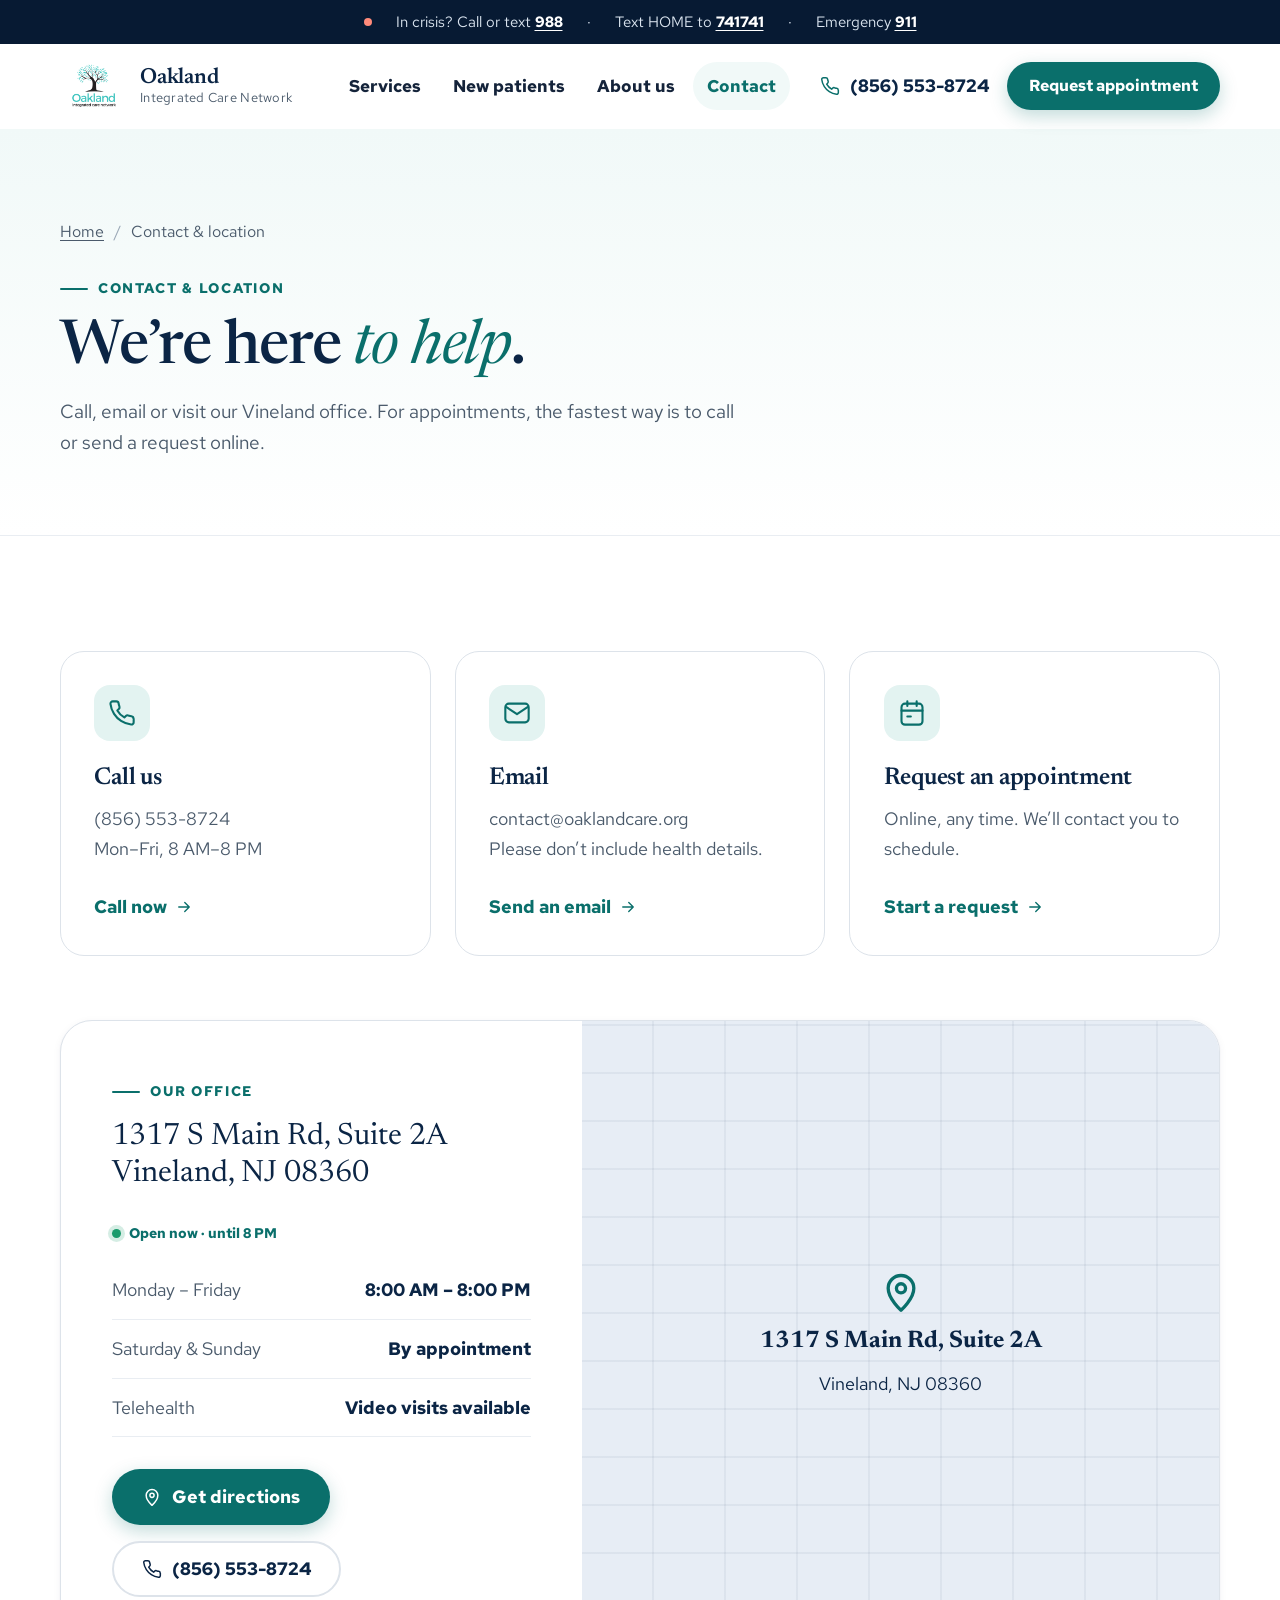
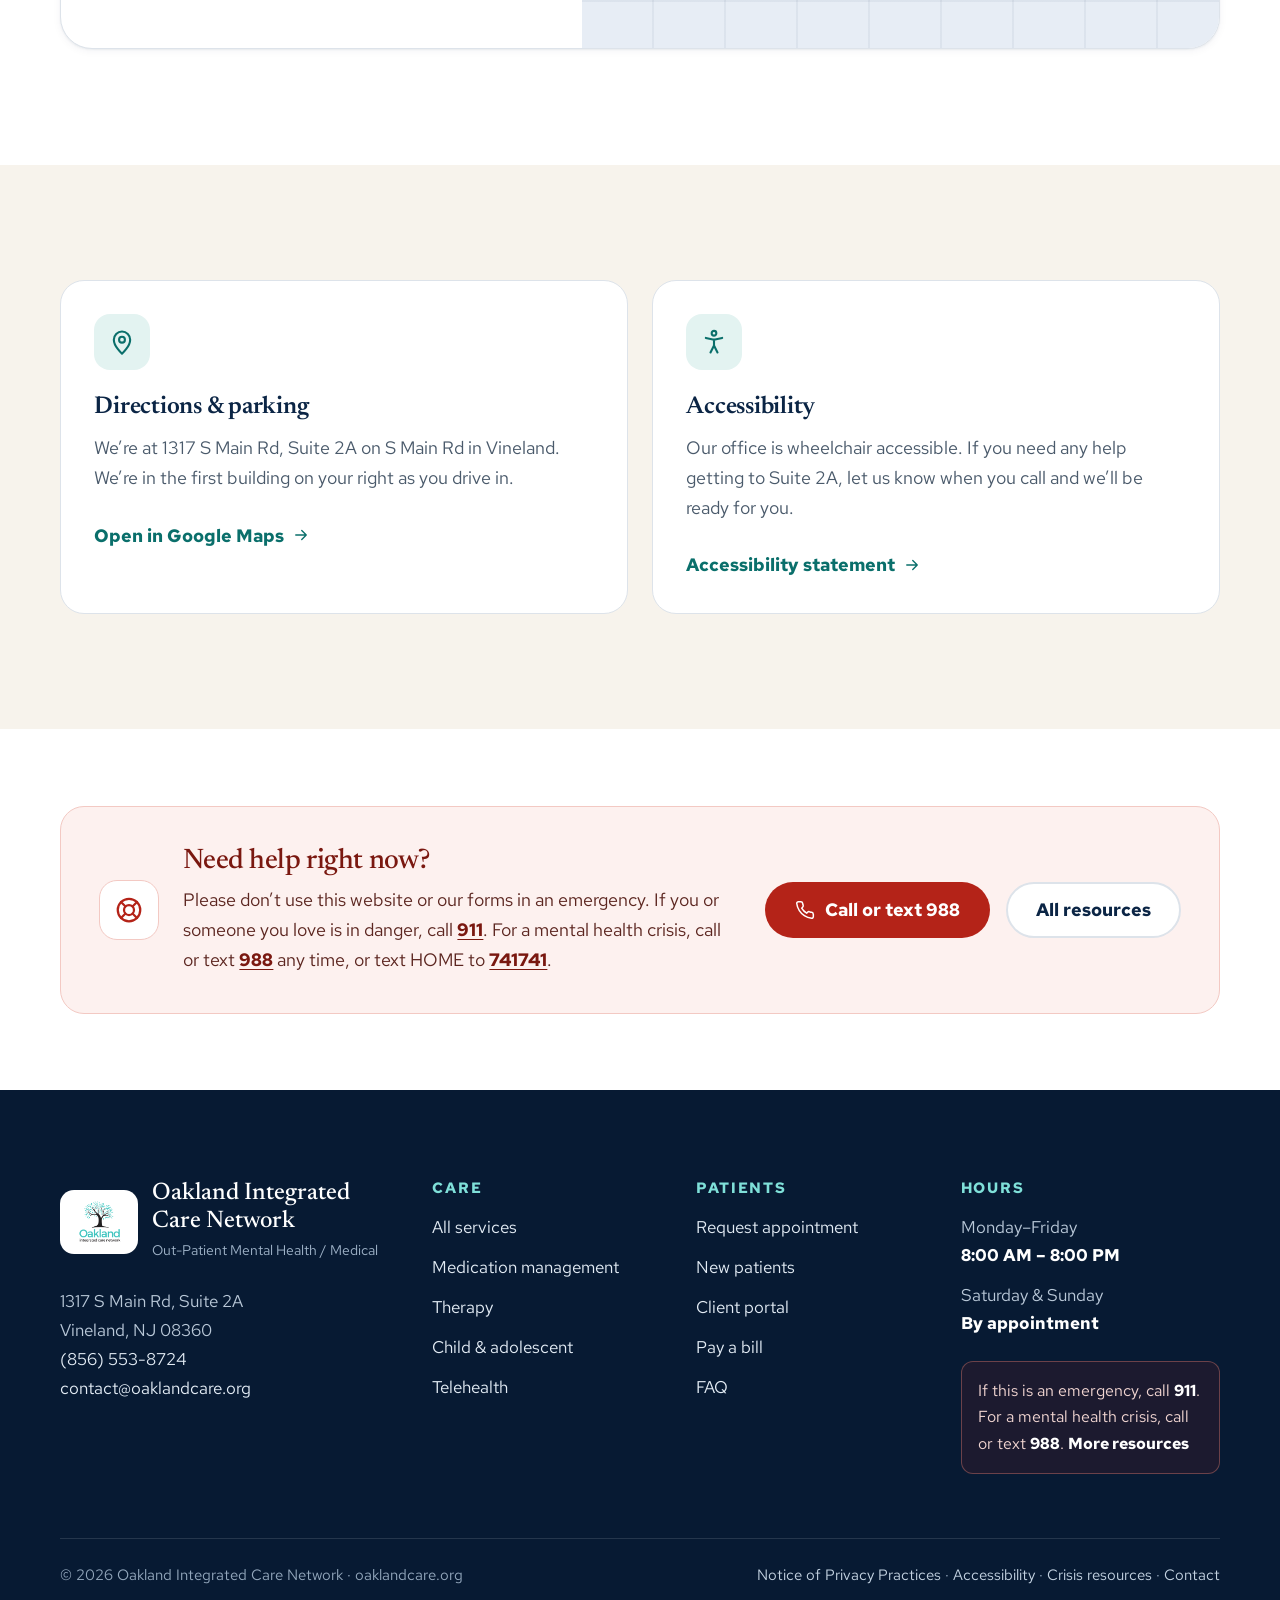
<file: contact.html>
<!doctype html>
<html lang="en"><head><meta charset="utf-8"><meta name="viewport" content="width=device-width,initial-scale=1">
<title>Contact & Location | Oakland Integrated Care Network</title><meta name="description" content="Visit us at 1317 S Main Rd, Suite 2A, Vineland, NJ 08360. Call (856) 553-8724. Open Mon–Fri 8AM–8PM plus weekend appointments.">
<meta name="theme-color" content="#0b2545"><link rel="icon" href="img/logo.png">
<link rel="preload" href="fonts/redhat-text.woff2" as="font" type="font/woff2" crossorigin><link rel="preload" href="fonts/newsreader.woff2" as="font" type="font/woff2" crossorigin>
<link rel="stylesheet" href="css/site.css"></head>
<body>
<a class="skip" href="#main">Skip to main content</a>
<div class="crisis-bar"><div class="wrap"><span class="dot" aria-hidden="true"></span><span>In crisis? Call or text <a href="tel:988">988</a></span><span class="sep" aria-hidden="true">·</span><span class="cb-text">Text HOME to <a href="sms:741741">741741</a></span><span class="sep" aria-hidden="true">·</span><span>Emergency <a href="tel:911">911</a></span></div></div>
<header class="hdr"><div class="wrap">
<a class="brand" href="index.html" aria-label="Oakland Integrated Care Network, home"><img src="img/logo.png" alt="" width="66" height="54"><span class="brand-text"><b>Oakland</b><small>Integrated Care Network</small></span></a>
<nav class="nav" aria-label="Main"><a href="services.html">Services</a><a href="new-patients.html">New patients</a><a href="about.html">About us</a><a href="contact.html" aria-current="page">Contact</a></nav>
<div class="hdr-actions"><a class="call-link" href="tel:+18565538724" aria-label="Call (856) 553-8724"><svg viewBox="0 0 24 24" fill="none" stroke="currentColor" stroke-width="1.8" stroke-linecap="round" stroke-linejoin="round" aria-hidden="true" focusable="false"><path d="M22 16.9v3a2 2 0 0 1-2.2 2 19.8 19.8 0 0 1-8.6-3.1 19.5 19.5 0 0 1-6-6A19.8 19.8 0 0 1 2.1 4.2 2 2 0 0 1 4.1 2h3a2 2 0 0 1 2 1.7c.1.9.4 1.8.7 2.7a2 2 0 0 1-.5 2.1L8 9.8a16 16 0 0 0 6 6l1.3-1.3a2 2 0 0 1 2.1-.4c.9.3 1.8.6 2.7.7a2 2 0 0 1 1.7 2z"/></svg><span class="lbl">(856) 553-8724</span></a><a class="btn btn-primary btn-sm" href="request-appointment.html">Request appointment</a>
<button class="burger" type="button" aria-expanded="false" aria-controls="mnav" aria-label="Open menu"><svg viewBox="0 0 24 24" fill="none" stroke="currentColor" stroke-width="1.8" stroke-linecap="round" stroke-linejoin="round" aria-hidden="true" focusable="false"><path d="M4 7h16M4 12h16M4 17h16"/></svg></button></div>
</div></header>
<nav id="mnav" class="mnav" aria-label="Mobile" hidden><a class="ml" href="services.html">Services<svg viewBox="0 0 24 24" fill="none" stroke="currentColor" stroke-width="1.8" stroke-linecap="round" stroke-linejoin="round" aria-hidden="true" focusable="false"><path d="M5 12h14M13 6l6 6-6 6"/></svg></a><a class="ml" href="new-patients.html">New patients<svg viewBox="0 0 24 24" fill="none" stroke="currentColor" stroke-width="1.8" stroke-linecap="round" stroke-linejoin="round" aria-hidden="true" focusable="false"><path d="M5 12h14M13 6l6 6-6 6"/></svg></a><a class="ml" href="about.html">About us<svg viewBox="0 0 24 24" fill="none" stroke="currentColor" stroke-width="1.8" stroke-linecap="round" stroke-linejoin="round" aria-hidden="true" focusable="false"><path d="M5 12h14M13 6l6 6-6 6"/></svg></a><a class="ml" href="contact.html">Contact<svg viewBox="0 0 24 24" fill="none" stroke="currentColor" stroke-width="1.8" stroke-linecap="round" stroke-linejoin="round" aria-hidden="true" focusable="false"><path d="M5 12h14M13 6l6 6-6 6"/></svg></a><a class="ml" href="pay.html">Pay a bill<svg viewBox="0 0 24 24" fill="none" stroke="currentColor" stroke-width="1.8" stroke-linecap="round" stroke-linejoin="round" aria-hidden="true" focusable="false"><path d="M5 12h14M13 6l6 6-6 6"/></svg></a><a class="ml" href="crisis.html">Crisis resources<svg viewBox="0 0 24 24" fill="none" stroke="currentColor" stroke-width="1.8" stroke-linecap="round" stroke-linejoin="round" aria-hidden="true" focusable="false"><path d="M5 12h14M13 6l6 6-6 6"/></svg></a>
<a class="btn btn-primary btn-lg" href="request-appointment.html">Request appointment</a><a class="btn btn-ghost btn-lg" href="tel:+18565538724"><svg viewBox="0 0 24 24" fill="none" stroke="currentColor" stroke-width="1.8" stroke-linecap="round" stroke-linejoin="round" aria-hidden="true" focusable="false"><path d="M22 16.9v3a2 2 0 0 1-2.2 2 19.8 19.8 0 0 1-8.6-3.1 19.5 19.5 0 0 1-6-6A19.8 19.8 0 0 1 2.1 4.2 2 2 0 0 1 4.1 2h3a2 2 0 0 1 2 1.7c.1.9.4 1.8.7 2.7a2 2 0 0 1-.5 2.1L8 9.8a16 16 0 0 0 6 6l1.3-1.3a2 2 0 0 1 2.1-.4c.9.3 1.8.6 2.7.7a2 2 0 0 1 1.7 2z"/></svg> Call (856) 553-8724</a>
<p class="mfoot">1317 S Main Rd, Suite 2A, Vineland, NJ 08360<br>Mon–Fri 8 AM–8 PM · Weekend appointments available</p></nav>
<main id="main">
<section class="phero"><div class="wrap">
<ol class="crumbs" aria-label="Breadcrumb"><li><a href="index.html">Home</a></li><li aria-current="page">Contact &amp; location</li></ol>
<p class="eyebrow">Contact &amp; location</p><h1>We’re here <em>to help</em>.</h1><p class="lead">Call, email or visit our Vineland office. For appointments, the fastest way is to call or send a request online.</p></div></section>
<section class="sec"><div class="wrap">
<div class="grid g3" style="margin-bottom:64px">
<a class="card reveal" href="tel:+18565538724"><span class="ic"><svg viewBox="0 0 24 24" fill="none" stroke="currentColor" stroke-width="1.8" stroke-linecap="round" stroke-linejoin="round" aria-hidden="true" focusable="false"><path d="M22 16.9v3a2 2 0 0 1-2.2 2 19.8 19.8 0 0 1-8.6-3.1 19.5 19.5 0 0 1-6-6A19.8 19.8 0 0 1 2.1 4.2 2 2 0 0 1 4.1 2h3a2 2 0 0 1 2 1.7c.1.9.4 1.8.7 2.7a2 2 0 0 1-.5 2.1L8 9.8a16 16 0 0 0 6 6l1.3-1.3a2 2 0 0 1 2.1-.4c.9.3 1.8.6 2.7.7a2 2 0 0 1 1.7 2z"/></svg></span><h3>Call us</h3><p>(856) 553-8724<br>Mon–Fri, 8 AM–8 PM</p><span class="tlink">Call now <svg viewBox="0 0 24 24" fill="none" stroke="currentColor" stroke-width="1.8" stroke-linecap="round" stroke-linejoin="round" aria-hidden="true" focusable="false"><path d="M5 12h14M13 6l6 6-6 6"/></svg></span></a>
<a class="card reveal" href="mailto:contact@oaklandcare.org"><span class="ic"><svg viewBox="0 0 24 24" fill="none" stroke="currentColor" stroke-width="1.8" stroke-linecap="round" stroke-linejoin="round" aria-hidden="true" focusable="false"><rect x="2" y="4" width="20" height="16" rx="3"/><path d="m3 7 9 6 9-6"/></svg></span><h3>Email</h3><p>contact@oaklandcare.org<br>Please don’t include health details.</p><span class="tlink">Send an email <svg viewBox="0 0 24 24" fill="none" stroke="currentColor" stroke-width="1.8" stroke-linecap="round" stroke-linejoin="round" aria-hidden="true" focusable="false"><path d="M5 12h14M13 6l6 6-6 6"/></svg></span></a>
<a class="card reveal" href="request-appointment.html"><span class="ic"><svg viewBox="0 0 24 24" fill="none" stroke="currentColor" stroke-width="1.8" stroke-linecap="round" stroke-linejoin="round" aria-hidden="true" focusable="false"><rect x="3" y="4" width="18" height="18" rx="3"/><path d="M16 2v4M8 2v4M3 10h18M8 15h3"/></svg></span><h3>Request an appointment</h3><p>Online, any time. We’ll contact you to schedule.</p><span class="tlink">Start a request <svg viewBox="0 0 24 24" fill="none" stroke="currentColor" stroke-width="1.8" stroke-linecap="round" stroke-linejoin="round" aria-hidden="true" focusable="false"><path d="M5 12h14M13 6l6 6-6 6"/></svg></span></a>
</div>
<div class="loc reveal"><div class="info"><p class="eyebrow">Our office</p><p class="addr">1317 S Main Rd, Suite 2A<br>Vineland, NJ 08360</p>
<p class="open-pill" data-open-now><i aria-hidden="true"></i><span>Mon–Fri 8 AM–8 PM</span></p>
<ul class="hours"><li><span>Monday – Friday</span><b>8:00 AM – 8:00 PM</b></li><li><span>Saturday &amp; Sunday</span><b>By appointment</b></li><li><span>Telehealth</span><b>Video visits available</b></li></ul>
<div class="btn-row"><a class="btn btn-primary" href="https://www.google.com/maps/dir/?api=1&destination=1317+S+Main+Rd+Suite+2A+Vineland+NJ+08360" target="_blank" rel="noopener"><svg viewBox="0 0 24 24" fill="none" stroke="currentColor" stroke-width="1.8" stroke-linecap="round" stroke-linejoin="round" aria-hidden="true" focusable="false"><path d="M12 22s7-6.2 7-12a7 7 0 0 0-14 0c0 5.8 7 12 7 12z"/><circle cx="12" cy="10" r="2.5"/></svg> Get directions</a><a class="btn btn-ghost" href="tel:+18565538724"><svg viewBox="0 0 24 24" fill="none" stroke="currentColor" stroke-width="1.8" stroke-linecap="round" stroke-linejoin="round" aria-hidden="true" focusable="false"><path d="M22 16.9v3a2 2 0 0 1-2.2 2 19.8 19.8 0 0 1-8.6-3.1 19.5 19.5 0 0 1-6-6A19.8 19.8 0 0 1 2.1 4.2 2 2 0 0 1 4.1 2h3a2 2 0 0 1 2 1.7c.1.9.4 1.8.7 2.7a2 2 0 0 1-.5 2.1L8 9.8a16 16 0 0 0 6 6l1.3-1.3a2 2 0 0 1 2.1-.4c.9.3 1.8.6 2.7.7a2 2 0 0 1 1.7 2z"/></svg> (856) 553-8724</a></div></div>
<div class="map-frame"><div class="map-fallback" aria-hidden="true"><svg viewBox="0 0 24 24" fill="none" stroke="currentColor" stroke-width="1.8" stroke-linecap="round" stroke-linejoin="round" aria-hidden="true" focusable="false"><path d="M12 22s7-6.2 7-12a7 7 0 0 0-14 0c0 5.8 7 12 7 12z"/><circle cx="12" cy="10" r="2.5"/></svg><b>1317 S Main Rd, Suite 2A</b><span>Vineland, NJ 08360</span></div><iframe title="Map showing Oakland Integrated Care Network at 1317 S Main Rd, Suite 2A, Vineland, NJ 08360" src="https://maps.google.com/maps?q=1317%20S%20Main%20Rd%2C%20Suite%202A%2C%20Vineland%2C%20NJ%2008360&amp;t=&amp;z=15&amp;ie=UTF8&amp;iwloc=&amp;output=embed" loading="lazy" referrerpolicy="no-referrer-when-downgrade"></iframe></div></div>
</div></section>
<section class="sec bg-sand"><div class="wrap grid g2">
<div class="card reveal"><span class="ic"><svg viewBox="0 0 24 24" fill="none" stroke="currentColor" stroke-width="1.8" stroke-linecap="round" stroke-linejoin="round" aria-hidden="true" focusable="false"><path d="M12 22s7-6.2 7-12a7 7 0 0 0-14 0c0 5.8 7 12 7 12z"/><circle cx="12" cy="10" r="2.5"/></svg></span><h3>Directions &amp; parking</h3><p>We’re at 1317 S Main Rd, Suite 2A on S Main Rd in Vineland. We’re in the first building on your right as you drive in.</p><a class="tlink" href="https://www.google.com/maps/dir/?api=1&destination=1317+S+Main+Rd+Suite+2A+Vineland+NJ+08360" target="_blank" rel="noopener">Open in Google Maps <svg viewBox="0 0 24 24" fill="none" stroke="currentColor" stroke-width="1.8" stroke-linecap="round" stroke-linejoin="round" aria-hidden="true" focusable="false"><path d="M5 12h14M13 6l6 6-6 6"/></svg></a></div>
<div class="card reveal"><span class="ic"><svg viewBox="0 0 24 24" fill="none" stroke="currentColor" stroke-width="1.8" stroke-linecap="round" stroke-linejoin="round" aria-hidden="true" focusable="false"><circle cx="12" cy="4.5" r="2"/><path d="M5 8.5l7 1.5 7-1.5M12 10v5l-3 6M12 15l3 6"/></svg></span><h3>Accessibility</h3><p>Our office is wheelchair accessible. If you need any help getting to Suite 2A, let us know when you call and we’ll be ready for you.</p><a class="tlink" href="accessibility.html">Accessibility statement <svg viewBox="0 0 24 24" fill="none" stroke="currentColor" stroke-width="1.8" stroke-linecap="round" stroke-linejoin="round" aria-hidden="true" focusable="false"><path d="M5 12h14M13 6l6 6-6 6"/></svg></a></div>
</div></section>
<section class="sec tight"><div class="wrap"><div class="crisis-band reveal" role="region" aria-label="Crisis support"><span class="ic"><svg viewBox="0 0 24 24" fill="none" stroke="currentColor" stroke-width="1.8" stroke-linecap="round" stroke-linejoin="round" aria-hidden="true" focusable="false"><circle cx="12" cy="12" r="9"/><circle cx="12" cy="12" r="4"/><path d="m5.6 5.6 3.6 3.6M14.8 14.8l3.6 3.6M18.4 5.6l-3.6 3.6M9.2 14.8l-3.6 3.6"/></svg></span>
<div><h2>Need help right now?</h2><p>Please don’t use this website or our forms in an emergency. If you or someone you love is in danger, call <a href="tel:911">911</a>. For a mental health crisis, call or text <a href="tel:988">988</a> any time, or text HOME to <a href="sms:741741">741741</a>.</p></div>
<div class="btn-row"><a class="btn btn-alert" href="tel:988"><svg viewBox="0 0 24 24" fill="none" stroke="currentColor" stroke-width="1.8" stroke-linecap="round" stroke-linejoin="round" aria-hidden="true" focusable="false"><path d="M22 16.9v3a2 2 0 0 1-2.2 2 19.8 19.8 0 0 1-8.6-3.1 19.5 19.5 0 0 1-6-6A19.8 19.8 0 0 1 2.1 4.2 2 2 0 0 1 4.1 2h3a2 2 0 0 1 2 1.7c.1.9.4 1.8.7 2.7a2 2 0 0 1-.5 2.1L8 9.8a16 16 0 0 0 6 6l1.3-1.3a2 2 0 0 1 2.1-.4c.9.3 1.8.6 2.7.7a2 2 0 0 1 1.7 2z"/></svg> Call or text 988</a><a class="btn btn-ghost" href="crisis.html">All resources</a></div></div></div></section>
</main>
<footer class="ftr"><div class="wrap">
<div class="ftr-grid">
<div><div class="fbrand"><img src="img/logo.png" alt="" width="78" height="64"><span><b>Oakland Integrated<br>Care Network</b><small>Out-Patient Mental Health / Medical</small></span></div>
<address>1317 S Main Rd, Suite 2A<br>Vineland, NJ 08360<br><a href="tel:+18565538724">(856) 553-8724</a><br><a href="mailto:contact@oaklandcare.org">contact@oaklandcare.org</a></address></div>
<div><h3>Care</h3><ul><li><a href="services.html">All services</a></li><li><a href="services.html#medication">Medication management</a></li><li><a href="services.html#therapy">Therapy</a></li><li><a href="services.html#child">Child &amp; adolescent</a></li><li><a href="services.html#telehealth">Telehealth</a></li></ul></div>
<div><h3>Patients</h3><ul><li><a href="request-appointment.html">Request appointment</a></li><li><a href="new-patients.html">New patients</a></li><li><a href="https://www.therapyportal.com/p/oakland08094" target="_blank" rel="noopener">Client portal</a></li><li><a href="pay.html">Pay a bill</a></li><li><a href="new-patients.html#faq">FAQ</a></li></ul></div>
<div><h3>Hours</h3><ul><li>Monday–Friday<br><b style="color:#fff">8:00 AM – 8:00 PM</b></li><li>Saturday &amp; Sunday<br><b style="color:#fff">By appointment</b></li></ul>
<div class="crisis-mini">If this is an emergency, call <a href="tel:911">911</a>. For a mental health crisis, call or text <a href="tel:988">988</a>. <a href="crisis.html">More resources</a></div></div>
</div>
<div class="ftr-bottom"><span>© 2026 Oakland Integrated Care Network · oaklandcare.org</span><span><a href="privacy.html">Notice of Privacy Practices</a> · <a href="accessibility.html">Accessibility</a> · <a href="crisis.html">Crisis resources</a> · <a href="contact.html">Contact</a></span></div>
</div></footer>
<script src="js/site.js" defer></script>
</body></html>
</file>
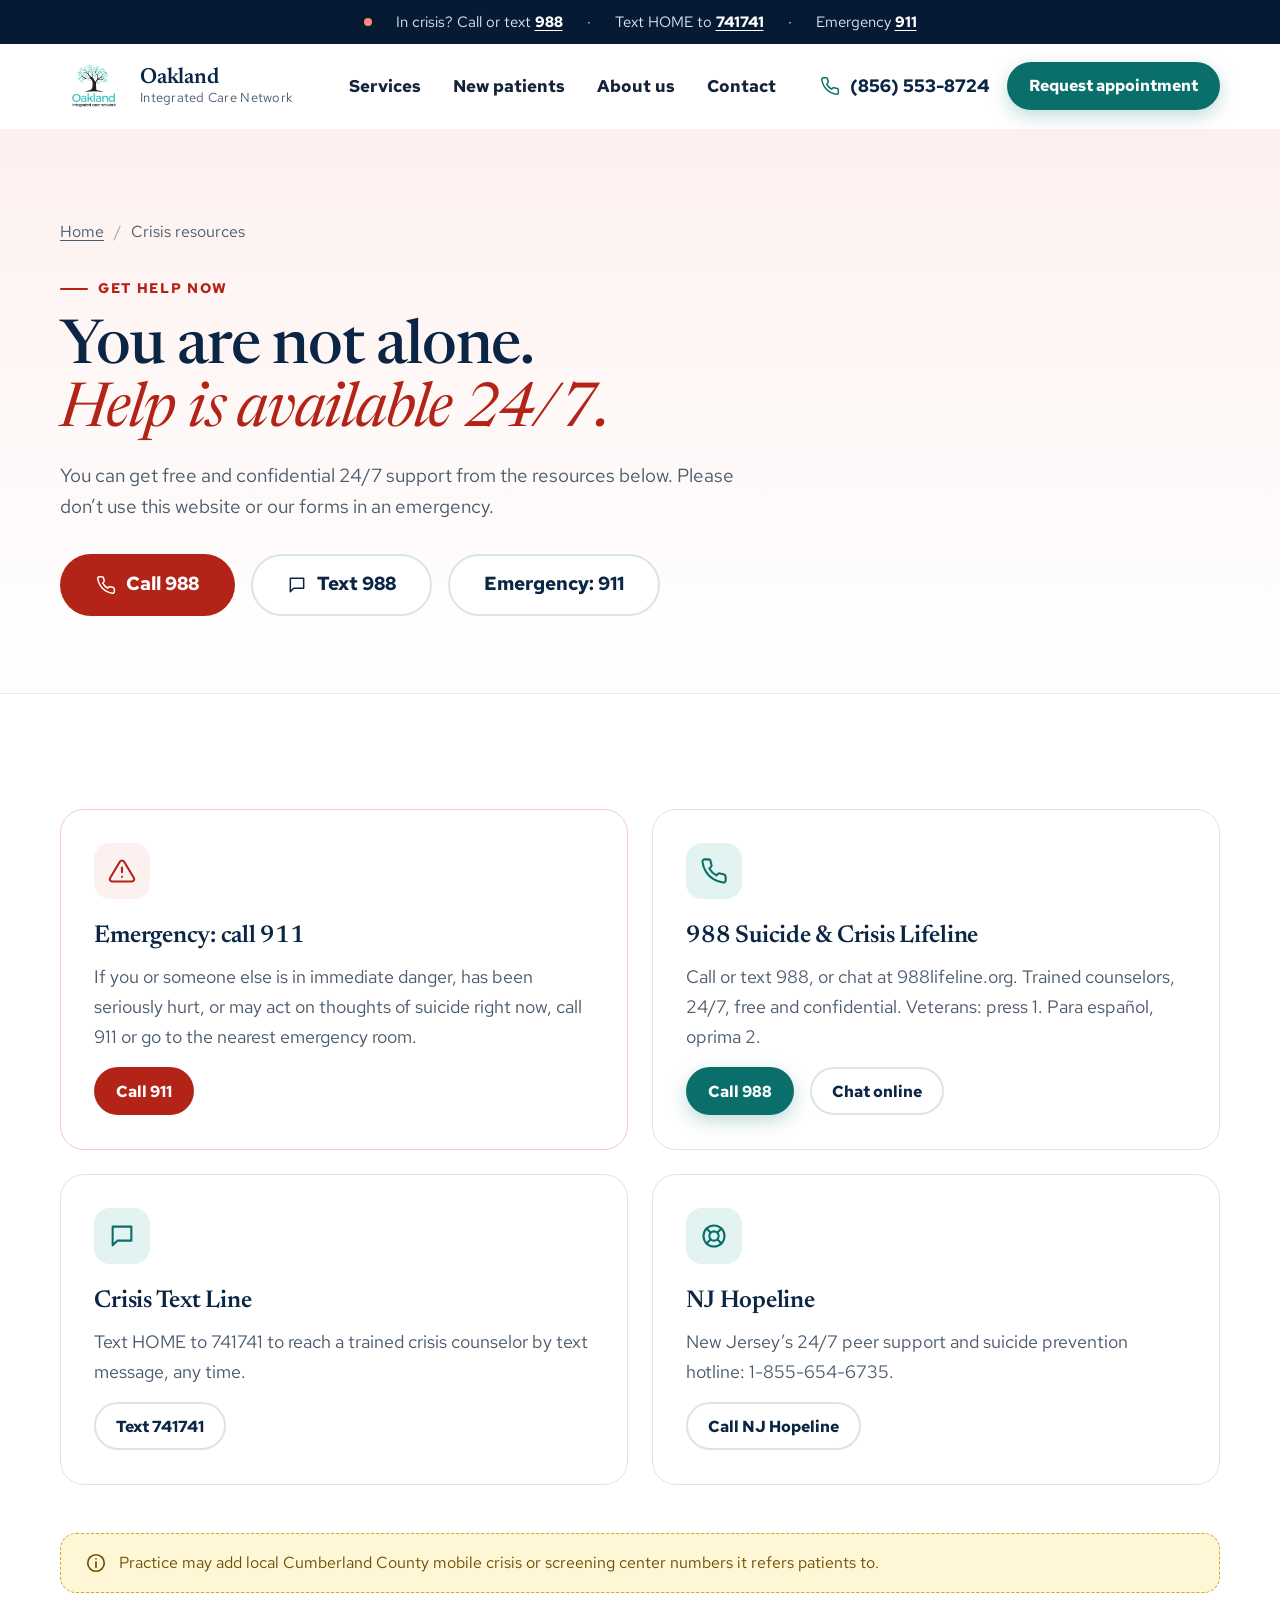
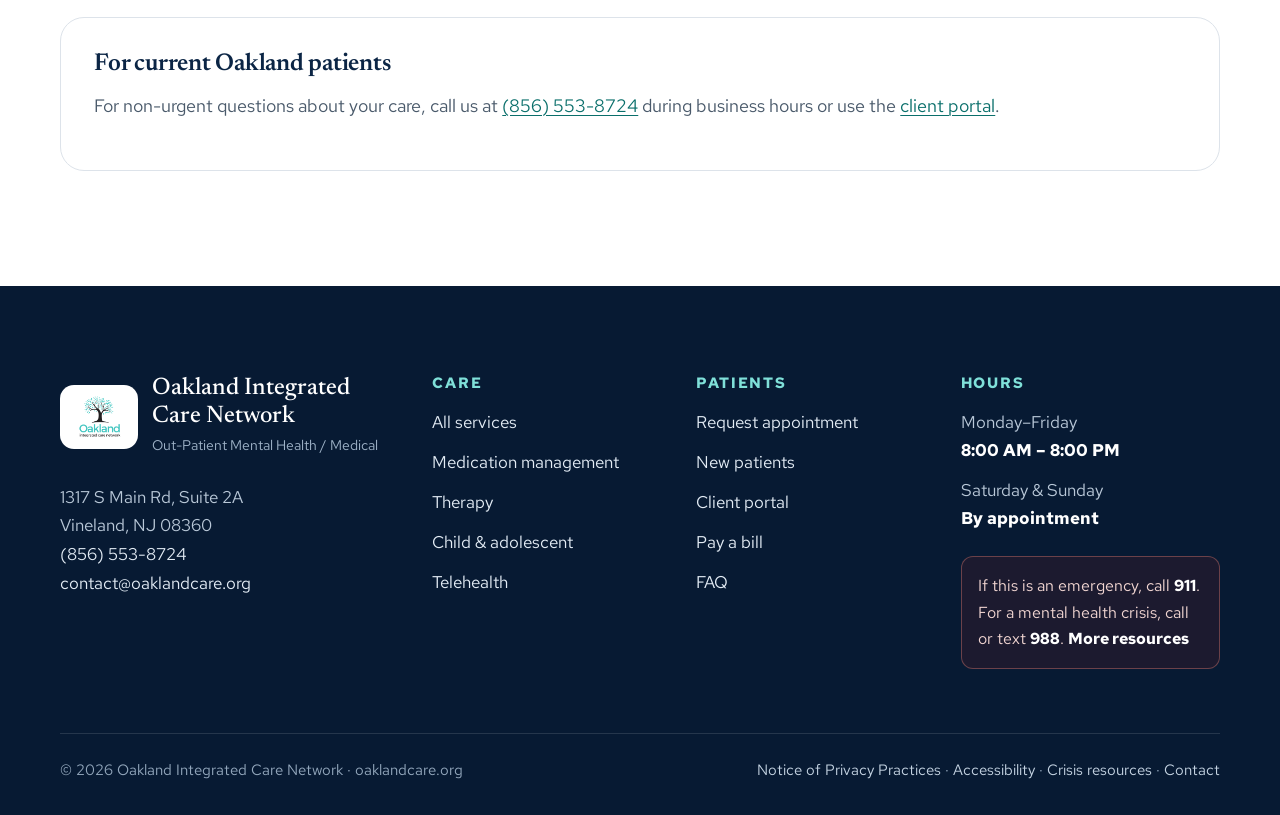
<file: crisis.html>
<!doctype html>
<html lang="en"><head><meta charset="utf-8"><meta name="viewport" content="width=device-width,initial-scale=1">
<title>Crisis Resources | Oakland Integrated Care Network</title><meta name="description" content="If you are in crisis call or text 988, text HOME to 741741, or call 911 in an emergency.">
<meta name="theme-color" content="#0b2545"><link rel="icon" href="img/logo.png">
<link rel="preload" href="fonts/redhat-text.woff2" as="font" type="font/woff2" crossorigin><link rel="preload" href="fonts/newsreader.woff2" as="font" type="font/woff2" crossorigin>
<link rel="stylesheet" href="css/site.css"></head>
<body>
<a class="skip" href="#main">Skip to main content</a>
<div class="crisis-bar"><div class="wrap"><span class="dot" aria-hidden="true"></span><span>In crisis? Call or text <a href="tel:988">988</a></span><span class="sep" aria-hidden="true">·</span><span class="cb-text">Text HOME to <a href="sms:741741">741741</a></span><span class="sep" aria-hidden="true">·</span><span>Emergency <a href="tel:911">911</a></span></div></div>
<header class="hdr"><div class="wrap">
<a class="brand" href="index.html" aria-label="Oakland Integrated Care Network, home"><img src="img/logo.png" alt="" width="66" height="54"><span class="brand-text"><b>Oakland</b><small>Integrated Care Network</small></span></a>
<nav class="nav" aria-label="Main"><a href="services.html">Services</a><a href="new-patients.html">New patients</a><a href="about.html">About us</a><a href="contact.html">Contact</a></nav>
<div class="hdr-actions"><a class="call-link" href="tel:+18565538724" aria-label="Call (856) 553-8724"><svg viewBox="0 0 24 24" fill="none" stroke="currentColor" stroke-width="1.8" stroke-linecap="round" stroke-linejoin="round" aria-hidden="true" focusable="false"><path d="M22 16.9v3a2 2 0 0 1-2.2 2 19.8 19.8 0 0 1-8.6-3.1 19.5 19.5 0 0 1-6-6A19.8 19.8 0 0 1 2.1 4.2 2 2 0 0 1 4.1 2h3a2 2 0 0 1 2 1.7c.1.9.4 1.8.7 2.7a2 2 0 0 1-.5 2.1L8 9.8a16 16 0 0 0 6 6l1.3-1.3a2 2 0 0 1 2.1-.4c.9.3 1.8.6 2.7.7a2 2 0 0 1 1.7 2z"/></svg><span class="lbl">(856) 553-8724</span></a><a class="btn btn-primary btn-sm" href="request-appointment.html">Request appointment</a>
<button class="burger" type="button" aria-expanded="false" aria-controls="mnav" aria-label="Open menu"><svg viewBox="0 0 24 24" fill="none" stroke="currentColor" stroke-width="1.8" stroke-linecap="round" stroke-linejoin="round" aria-hidden="true" focusable="false"><path d="M4 7h16M4 12h16M4 17h16"/></svg></button></div>
</div></header>
<nav id="mnav" class="mnav" aria-label="Mobile" hidden><a class="ml" href="services.html">Services<svg viewBox="0 0 24 24" fill="none" stroke="currentColor" stroke-width="1.8" stroke-linecap="round" stroke-linejoin="round" aria-hidden="true" focusable="false"><path d="M5 12h14M13 6l6 6-6 6"/></svg></a><a class="ml" href="new-patients.html">New patients<svg viewBox="0 0 24 24" fill="none" stroke="currentColor" stroke-width="1.8" stroke-linecap="round" stroke-linejoin="round" aria-hidden="true" focusable="false"><path d="M5 12h14M13 6l6 6-6 6"/></svg></a><a class="ml" href="about.html">About us<svg viewBox="0 0 24 24" fill="none" stroke="currentColor" stroke-width="1.8" stroke-linecap="round" stroke-linejoin="round" aria-hidden="true" focusable="false"><path d="M5 12h14M13 6l6 6-6 6"/></svg></a><a class="ml" href="contact.html">Contact<svg viewBox="0 0 24 24" fill="none" stroke="currentColor" stroke-width="1.8" stroke-linecap="round" stroke-linejoin="round" aria-hidden="true" focusable="false"><path d="M5 12h14M13 6l6 6-6 6"/></svg></a><a class="ml" href="pay.html">Pay a bill<svg viewBox="0 0 24 24" fill="none" stroke="currentColor" stroke-width="1.8" stroke-linecap="round" stroke-linejoin="round" aria-hidden="true" focusable="false"><path d="M5 12h14M13 6l6 6-6 6"/></svg></a><a class="ml" href="crisis.html">Crisis resources<svg viewBox="0 0 24 24" fill="none" stroke="currentColor" stroke-width="1.8" stroke-linecap="round" stroke-linejoin="round" aria-hidden="true" focusable="false"><path d="M5 12h14M13 6l6 6-6 6"/></svg></a>
<a class="btn btn-primary btn-lg" href="request-appointment.html">Request appointment</a><a class="btn btn-ghost btn-lg" href="tel:+18565538724"><svg viewBox="0 0 24 24" fill="none" stroke="currentColor" stroke-width="1.8" stroke-linecap="round" stroke-linejoin="round" aria-hidden="true" focusable="false"><path d="M22 16.9v3a2 2 0 0 1-2.2 2 19.8 19.8 0 0 1-8.6-3.1 19.5 19.5 0 0 1-6-6A19.8 19.8 0 0 1 2.1 4.2 2 2 0 0 1 4.1 2h3a2 2 0 0 1 2 1.7c.1.9.4 1.8.7 2.7a2 2 0 0 1-.5 2.1L8 9.8a16 16 0 0 0 6 6l1.3-1.3a2 2 0 0 1 2.1-.4c.9.3 1.8.6 2.7.7a2 2 0 0 1 1.7 2z"/></svg> Call (856) 553-8724</a>
<p class="mfoot">1317 S Main Rd, Suite 2A, Vineland, NJ 08360<br>Mon–Fri 8 AM–8 PM · Weekend appointments available</p></nav>
<main id="main">
<section class="phero" style="background:linear-gradient(180deg,var(--alert-50),#fff)"><div class="wrap">
<ol class="crumbs" aria-label="Breadcrumb"><li><a href="index.html">Home</a></li><li aria-current="page">Crisis resources</li></ol>
<p class="eyebrow" style="color:var(--alert)">Get help now</p><h1>You are not alone. <em style="color:var(--alert)">Help is available 24/7.</em></h1>
<p class="lead">You can get free and confidential 24/7 support from the resources below. Please don’t use this website or our forms in an emergency.</p>
<div class="btn-row"><a class="btn btn-alert btn-lg" href="tel:988"><svg viewBox="0 0 24 24" fill="none" stroke="currentColor" stroke-width="1.8" stroke-linecap="round" stroke-linejoin="round" aria-hidden="true" focusable="false"><path d="M22 16.9v3a2 2 0 0 1-2.2 2 19.8 19.8 0 0 1-8.6-3.1 19.5 19.5 0 0 1-6-6A19.8 19.8 0 0 1 2.1 4.2 2 2 0 0 1 4.1 2h3a2 2 0 0 1 2 1.7c.1.9.4 1.8.7 2.7a2 2 0 0 1-.5 2.1L8 9.8a16 16 0 0 0 6 6l1.3-1.3a2 2 0 0 1 2.1-.4c.9.3 1.8.6 2.7.7a2 2 0 0 1 1.7 2z"/></svg> Call 988</a><a class="btn btn-ghost btn-lg" href="sms:988"><svg viewBox="0 0 24 24" fill="none" stroke="currentColor" stroke-width="1.8" stroke-linecap="round" stroke-linejoin="round" aria-hidden="true" focusable="false"><path d="M4 4h16v12H8l-4 4z"/></svg> Text 988</a><a class="btn btn-ghost btn-lg" href="tel:911">Emergency: 911</a></div></div></section>
<section class="sec"><div class="wrap grid g2">
<div class="card reveal" style="border-color:#f3c9c3"><span class="ic" style="background:var(--alert-50);color:var(--alert)"><svg viewBox="0 0 24 24" fill="none" stroke="currentColor" stroke-width="1.8" stroke-linecap="round" stroke-linejoin="round" aria-hidden="true" focusable="false"><path d="M10.3 3.9 1.8 18a2 2 0 0 0 1.7 3h17a2 2 0 0 0 1.7-3L13.7 3.9a2 2 0 0 0-3.4 0z"/><path d="M12 9v4M12 17h.01"/></svg></span><h3>Emergency: call 911</h3><p>If you or someone else is in immediate danger, has been seriously hurt, or may act on thoughts of suicide right now, call 911 or go to the nearest emergency room.</p><a class="btn btn-alert btn-sm" href="tel:911">Call 911</a></div>
<div class="card reveal"><span class="ic"><svg viewBox="0 0 24 24" fill="none" stroke="currentColor" stroke-width="1.8" stroke-linecap="round" stroke-linejoin="round" aria-hidden="true" focusable="false"><path d="M22 16.9v3a2 2 0 0 1-2.2 2 19.8 19.8 0 0 1-8.6-3.1 19.5 19.5 0 0 1-6-6A19.8 19.8 0 0 1 2.1 4.2 2 2 0 0 1 4.1 2h3a2 2 0 0 1 2 1.7c.1.9.4 1.8.7 2.7a2 2 0 0 1-.5 2.1L8 9.8a16 16 0 0 0 6 6l1.3-1.3a2 2 0 0 1 2.1-.4c.9.3 1.8.6 2.7.7a2 2 0 0 1 1.7 2z"/></svg></span><h3>988 Suicide &amp; Crisis Lifeline</h3><p>Call or text 988, or chat at 988lifeline.org. Trained counselors, 24/7, free and confidential. Veterans: press 1. Para español, oprima 2.</p><div class="btn-row"><a class="btn btn-primary btn-sm" href="tel:988">Call 988</a><a class="btn btn-ghost btn-sm" href="https://988lifeline.org/chat/" target="_blank" rel="noopener">Chat online</a></div></div>
<div class="card reveal"><span class="ic"><svg viewBox="0 0 24 24" fill="none" stroke="currentColor" stroke-width="1.8" stroke-linecap="round" stroke-linejoin="round" aria-hidden="true" focusable="false"><path d="M4 4h16v12H8l-4 4z"/></svg></span><h3>Crisis Text Line</h3><p>Text HOME to 741741 to reach a trained crisis counselor by text message, any time.</p><a class="btn btn-ghost btn-sm" href="sms:741741">Text 741741</a></div>
<div class="card reveal"><span class="ic"><svg viewBox="0 0 24 24" fill="none" stroke="currentColor" stroke-width="1.8" stroke-linecap="round" stroke-linejoin="round" aria-hidden="true" focusable="false"><circle cx="12" cy="12" r="9"/><circle cx="12" cy="12" r="4"/><path d="m5.6 5.6 3.6 3.6M14.8 14.8l3.6 3.6M18.4 5.6l-3.6 3.6M9.2 14.8l-3.6 3.6"/></svg></span><h3>NJ Hopeline</h3><p>New Jersey’s 24/7 peer support and suicide prevention hotline: 1-855-654-6735.</p><a class="btn btn-ghost btn-sm" href="tel:+18556546735">Call NJ Hopeline</a></div>
</div>
<div class="wrap" style="margin-top:48px"><div class="ph-note" role="note"><svg viewBox="0 0 24 24" fill="none" stroke="currentColor" stroke-width="1.8" stroke-linecap="round" stroke-linejoin="round" aria-hidden="true" focusable="false"><circle cx="12" cy="12" r="9"/><path d="M12 11v6M12 7.5h.01"/></svg><div>Practice may add local Cumberland County mobile crisis or screening center numbers it refers patients to.</div></div>
<div class="card reveal"><h3>For current Oakland patients</h3><p>For non-urgent questions about your care, call us at <a href="tel:+18565538724">(856) 553-8724</a> during business hours or use the <a href="https://www.therapyportal.com/p/oakland08094" target="_blank" rel="noopener">client portal</a>.</p></div></div></section>
</main>
<footer class="ftr"><div class="wrap">
<div class="ftr-grid">
<div><div class="fbrand"><img src="img/logo.png" alt="" width="78" height="64"><span><b>Oakland Integrated<br>Care Network</b><small>Out-Patient Mental Health / Medical</small></span></div>
<address>1317 S Main Rd, Suite 2A<br>Vineland, NJ 08360<br><a href="tel:+18565538724">(856) 553-8724</a><br><a href="mailto:contact@oaklandcare.org">contact@oaklandcare.org</a></address></div>
<div><h3>Care</h3><ul><li><a href="services.html">All services</a></li><li><a href="services.html#medication">Medication management</a></li><li><a href="services.html#therapy">Therapy</a></li><li><a href="services.html#child">Child &amp; adolescent</a></li><li><a href="services.html#telehealth">Telehealth</a></li></ul></div>
<div><h3>Patients</h3><ul><li><a href="request-appointment.html">Request appointment</a></li><li><a href="new-patients.html">New patients</a></li><li><a href="https://www.therapyportal.com/p/oakland08094" target="_blank" rel="noopener">Client portal</a></li><li><a href="pay.html">Pay a bill</a></li><li><a href="new-patients.html#faq">FAQ</a></li></ul></div>
<div><h3>Hours</h3><ul><li>Monday–Friday<br><b style="color:#fff">8:00 AM – 8:00 PM</b></li><li>Saturday &amp; Sunday<br><b style="color:#fff">By appointment</b></li></ul>
<div class="crisis-mini">If this is an emergency, call <a href="tel:911">911</a>. For a mental health crisis, call or text <a href="tel:988">988</a>. <a href="crisis.html">More resources</a></div></div>
</div>
<div class="ftr-bottom"><span>© 2026 Oakland Integrated Care Network · oaklandcare.org</span><span><a href="privacy.html">Notice of Privacy Practices</a> · <a href="accessibility.html">Accessibility</a> · <a href="crisis.html">Crisis resources</a> · <a href="contact.html">Contact</a></span></div>
</div></footer>
<script src="js/site.js" defer></script>
</body></html>
</file>
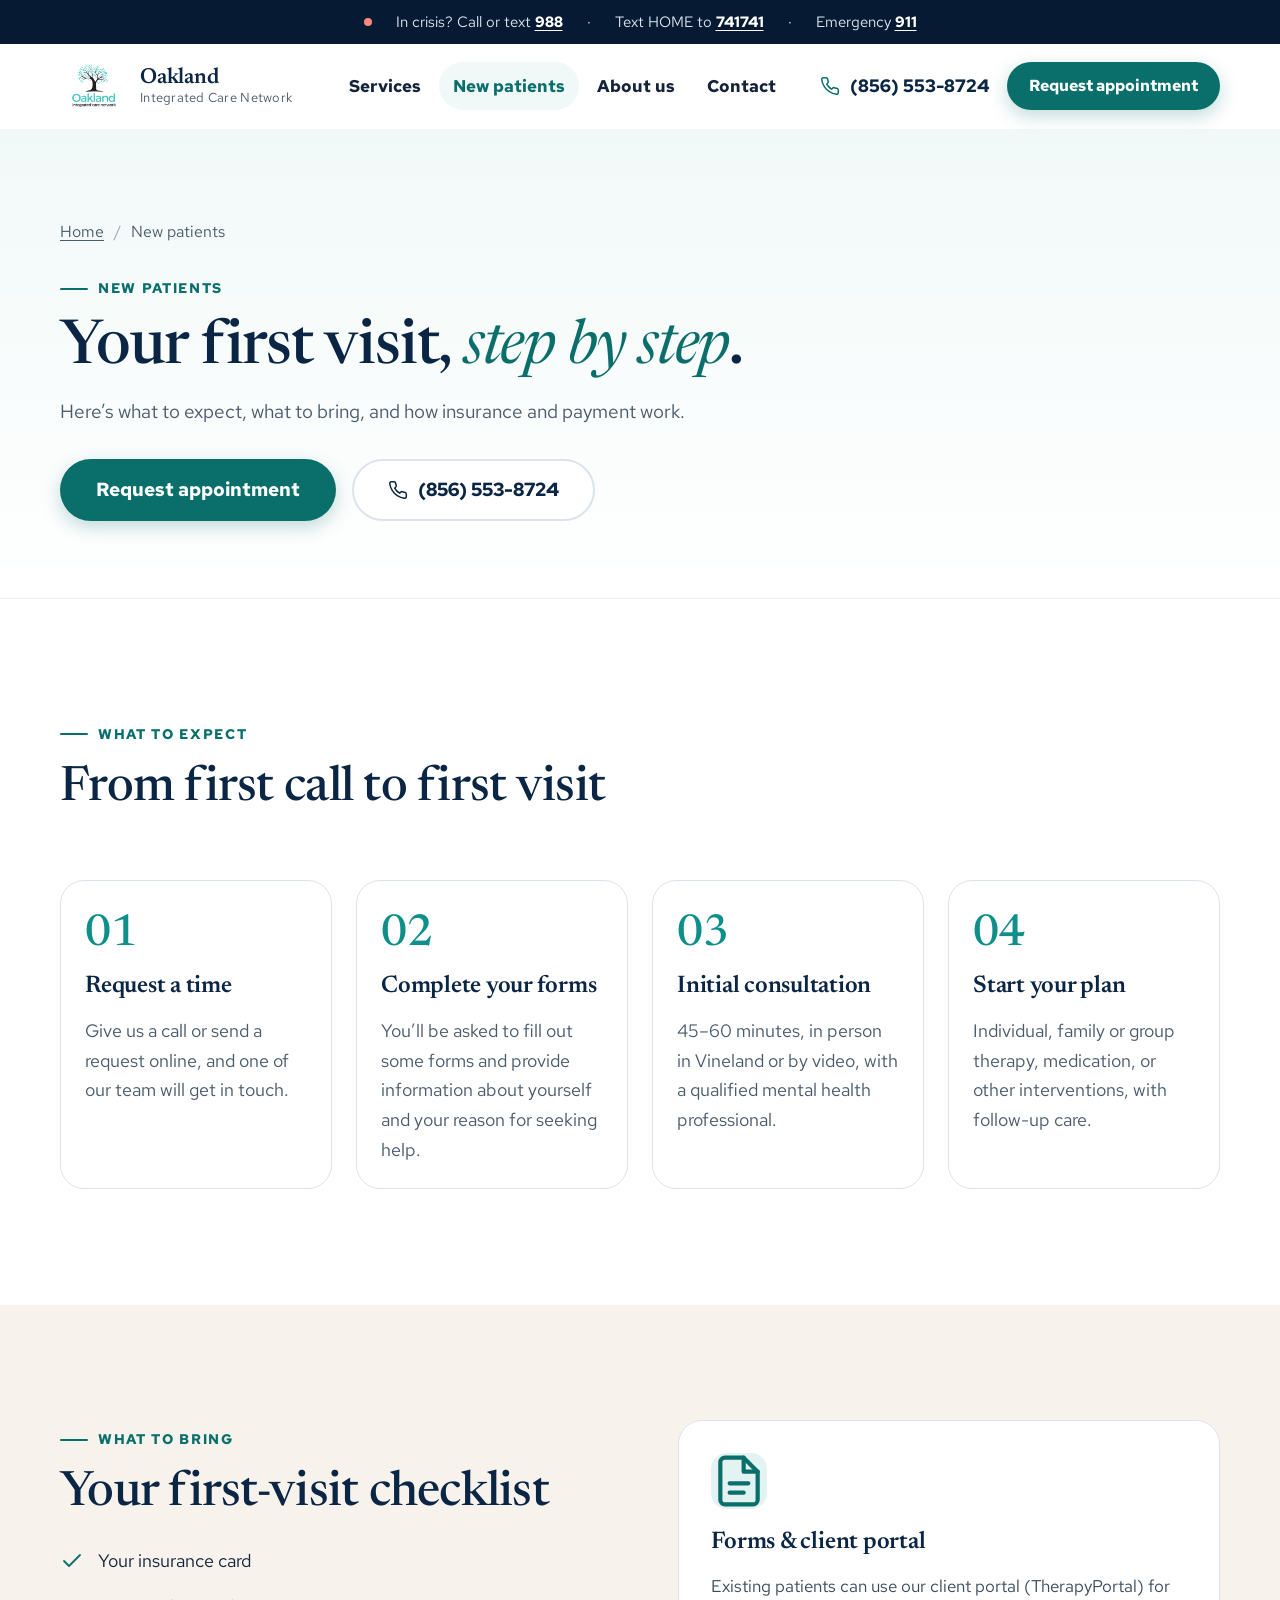
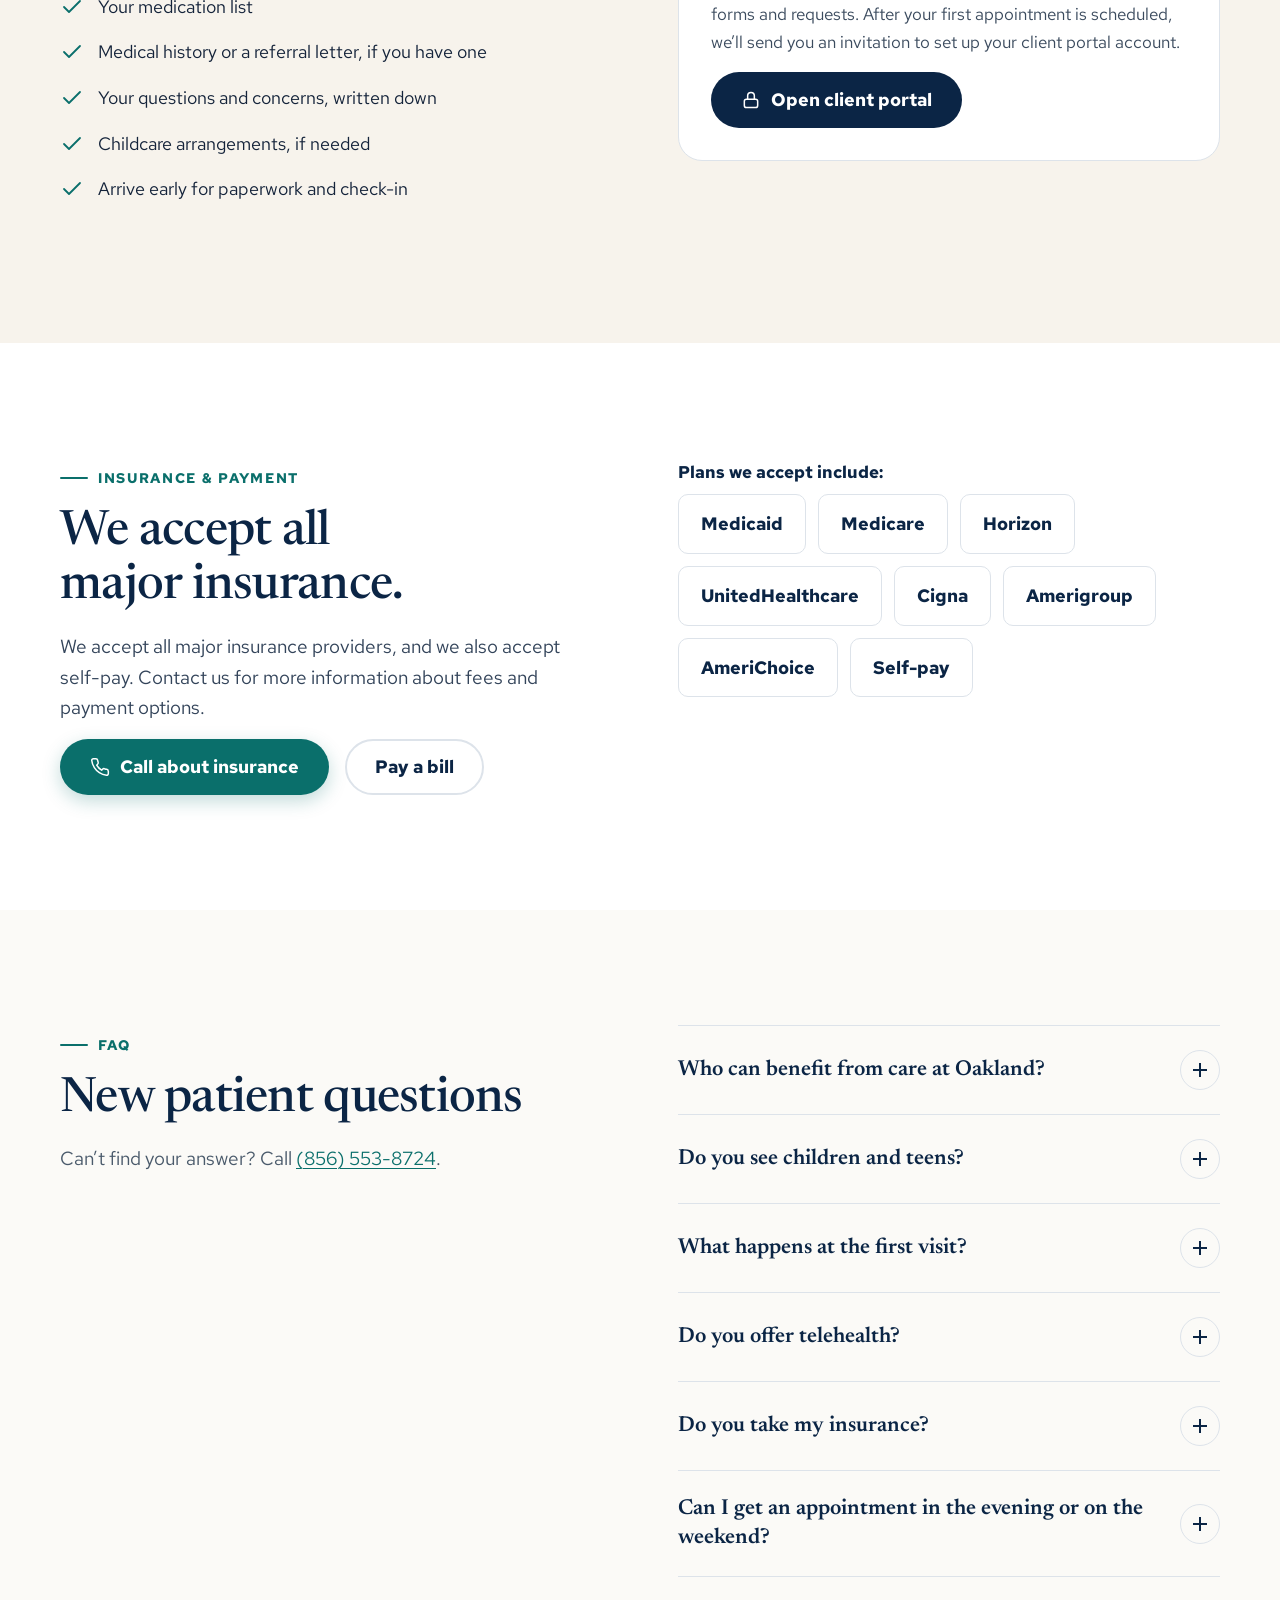
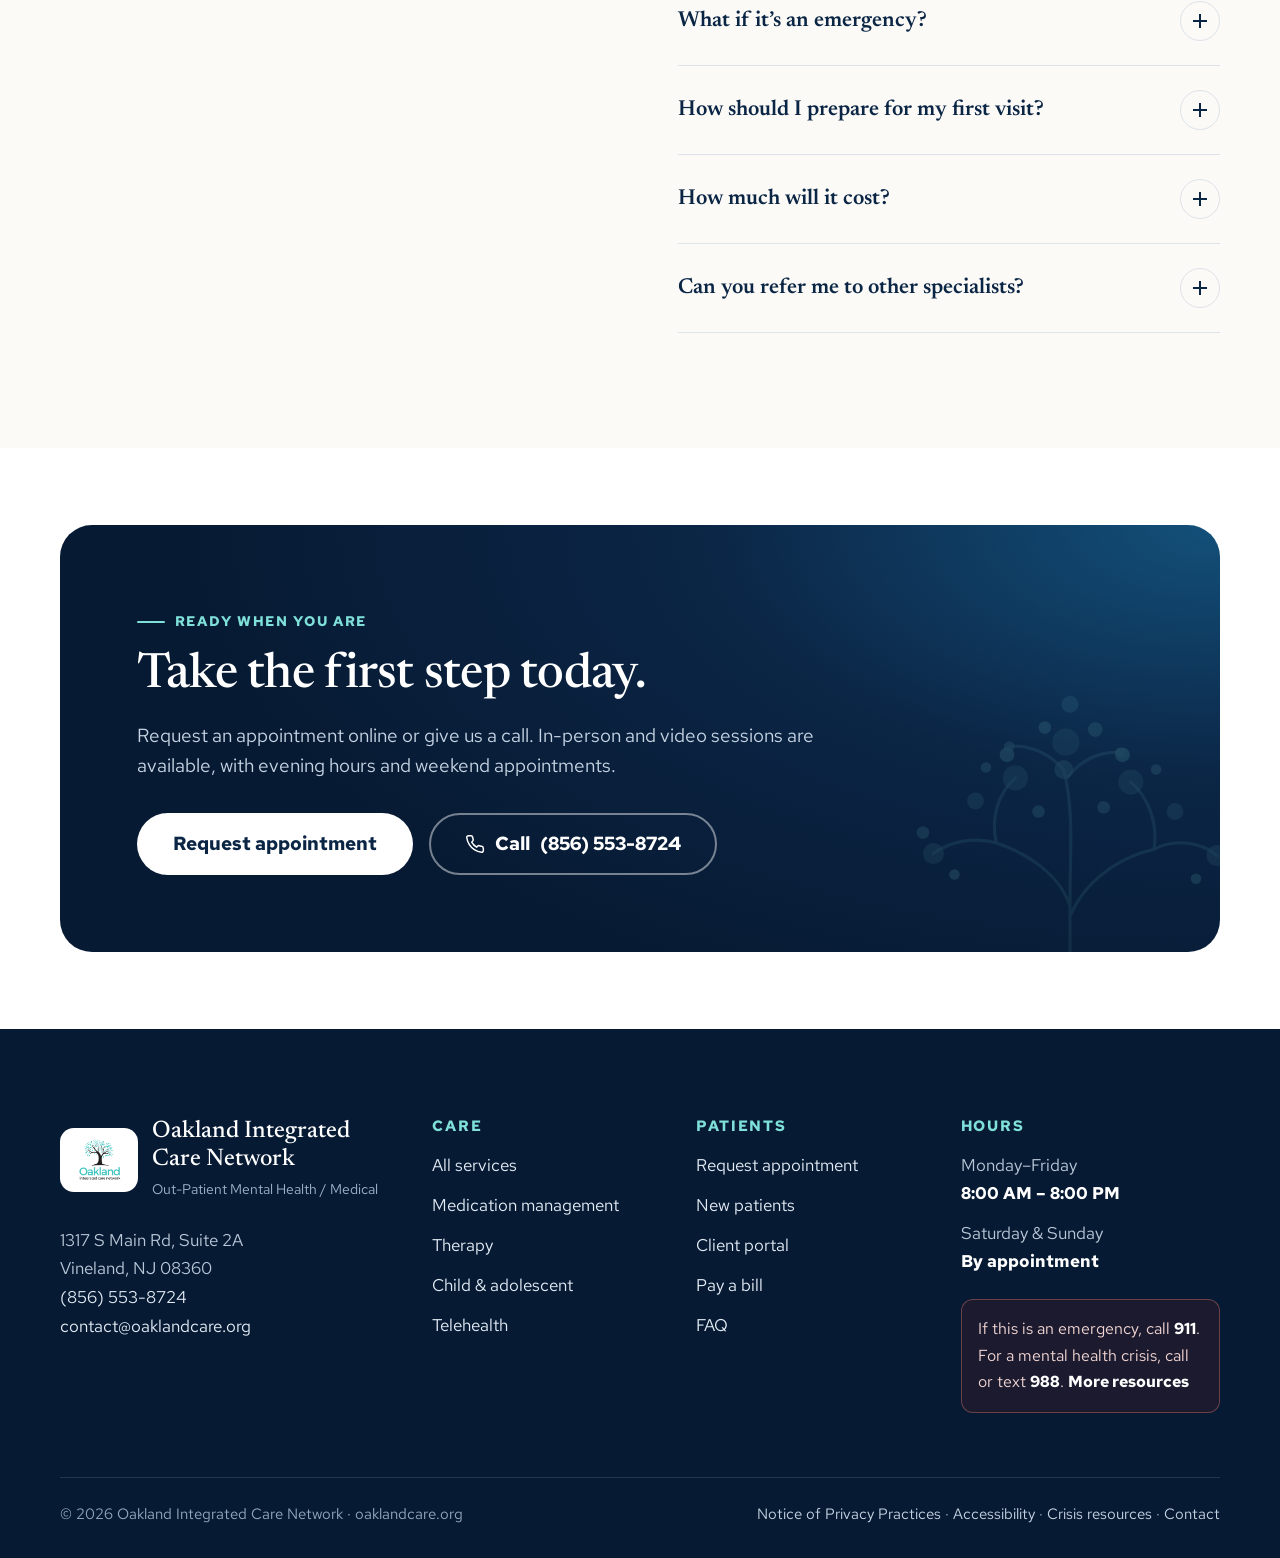
<file: new-patients.html>
<!doctype html>
<html lang="en"><head><meta charset="utf-8"><meta name="viewport" content="width=device-width,initial-scale=1">
<title>New Patients | Oakland Integrated Care Network</title><meta name="description" content="What to expect at your first visit, forms, insurance and payment, and FAQs.">
<meta name="theme-color" content="#0b2545"><link rel="icon" href="img/logo.png">
<link rel="preload" href="fonts/redhat-text.woff2" as="font" type="font/woff2" crossorigin><link rel="preload" href="fonts/newsreader.woff2" as="font" type="font/woff2" crossorigin>
<link rel="stylesheet" href="css/site.css"></head>
<body>
<a class="skip" href="#main">Skip to main content</a>
<div class="crisis-bar"><div class="wrap"><span class="dot" aria-hidden="true"></span><span>In crisis? Call or text <a href="tel:988">988</a></span><span class="sep" aria-hidden="true">·</span><span class="cb-text">Text HOME to <a href="sms:741741">741741</a></span><span class="sep" aria-hidden="true">·</span><span>Emergency <a href="tel:911">911</a></span></div></div>
<header class="hdr"><div class="wrap">
<a class="brand" href="index.html" aria-label="Oakland Integrated Care Network, home"><img src="img/logo.png" alt="" width="66" height="54"><span class="brand-text"><b>Oakland</b><small>Integrated Care Network</small></span></a>
<nav class="nav" aria-label="Main"><a href="services.html">Services</a><a href="new-patients.html" aria-current="page">New patients</a><a href="about.html">About us</a><a href="contact.html">Contact</a></nav>
<div class="hdr-actions"><a class="call-link" href="tel:+18565538724" aria-label="Call (856) 553-8724"><svg viewBox="0 0 24 24" fill="none" stroke="currentColor" stroke-width="1.8" stroke-linecap="round" stroke-linejoin="round" aria-hidden="true" focusable="false"><path d="M22 16.9v3a2 2 0 0 1-2.2 2 19.8 19.8 0 0 1-8.6-3.1 19.5 19.5 0 0 1-6-6A19.8 19.8 0 0 1 2.1 4.2 2 2 0 0 1 4.1 2h3a2 2 0 0 1 2 1.7c.1.9.4 1.8.7 2.7a2 2 0 0 1-.5 2.1L8 9.8a16 16 0 0 0 6 6l1.3-1.3a2 2 0 0 1 2.1-.4c.9.3 1.8.6 2.7.7a2 2 0 0 1 1.7 2z"/></svg><span class="lbl">(856) 553-8724</span></a><a class="btn btn-primary btn-sm" href="request-appointment.html">Request appointment</a>
<button class="burger" type="button" aria-expanded="false" aria-controls="mnav" aria-label="Open menu"><svg viewBox="0 0 24 24" fill="none" stroke="currentColor" stroke-width="1.8" stroke-linecap="round" stroke-linejoin="round" aria-hidden="true" focusable="false"><path d="M4 7h16M4 12h16M4 17h16"/></svg></button></div>
</div></header>
<nav id="mnav" class="mnav" aria-label="Mobile" hidden><a class="ml" href="services.html">Services<svg viewBox="0 0 24 24" fill="none" stroke="currentColor" stroke-width="1.8" stroke-linecap="round" stroke-linejoin="round" aria-hidden="true" focusable="false"><path d="M5 12h14M13 6l6 6-6 6"/></svg></a><a class="ml" href="new-patients.html">New patients<svg viewBox="0 0 24 24" fill="none" stroke="currentColor" stroke-width="1.8" stroke-linecap="round" stroke-linejoin="round" aria-hidden="true" focusable="false"><path d="M5 12h14M13 6l6 6-6 6"/></svg></a><a class="ml" href="about.html">About us<svg viewBox="0 0 24 24" fill="none" stroke="currentColor" stroke-width="1.8" stroke-linecap="round" stroke-linejoin="round" aria-hidden="true" focusable="false"><path d="M5 12h14M13 6l6 6-6 6"/></svg></a><a class="ml" href="contact.html">Contact<svg viewBox="0 0 24 24" fill="none" stroke="currentColor" stroke-width="1.8" stroke-linecap="round" stroke-linejoin="round" aria-hidden="true" focusable="false"><path d="M5 12h14M13 6l6 6-6 6"/></svg></a><a class="ml" href="pay.html">Pay a bill<svg viewBox="0 0 24 24" fill="none" stroke="currentColor" stroke-width="1.8" stroke-linecap="round" stroke-linejoin="round" aria-hidden="true" focusable="false"><path d="M5 12h14M13 6l6 6-6 6"/></svg></a><a class="ml" href="crisis.html">Crisis resources<svg viewBox="0 0 24 24" fill="none" stroke="currentColor" stroke-width="1.8" stroke-linecap="round" stroke-linejoin="round" aria-hidden="true" focusable="false"><path d="M5 12h14M13 6l6 6-6 6"/></svg></a>
<a class="btn btn-primary btn-lg" href="request-appointment.html">Request appointment</a><a class="btn btn-ghost btn-lg" href="tel:+18565538724"><svg viewBox="0 0 24 24" fill="none" stroke="currentColor" stroke-width="1.8" stroke-linecap="round" stroke-linejoin="round" aria-hidden="true" focusable="false"><path d="M22 16.9v3a2 2 0 0 1-2.2 2 19.8 19.8 0 0 1-8.6-3.1 19.5 19.5 0 0 1-6-6A19.8 19.8 0 0 1 2.1 4.2 2 2 0 0 1 4.1 2h3a2 2 0 0 1 2 1.7c.1.9.4 1.8.7 2.7a2 2 0 0 1-.5 2.1L8 9.8a16 16 0 0 0 6 6l1.3-1.3a2 2 0 0 1 2.1-.4c.9.3 1.8.6 2.7.7a2 2 0 0 1 1.7 2z"/></svg> Call (856) 553-8724</a>
<p class="mfoot">1317 S Main Rd, Suite 2A, Vineland, NJ 08360<br>Mon–Fri 8 AM–8 PM · Weekend appointments available</p></nav>
<main id="main">
<section class="phero"><div class="wrap">
<ol class="crumbs" aria-label="Breadcrumb"><li><a href="index.html">Home</a></li><li aria-current="page">New patients</li></ol>
<p class="eyebrow">New patients</p><h1>Your first visit, <em>step by step</em>.</h1><p class="lead">Here’s what to expect, what to bring, and how insurance and payment work.</p><div class="btn-row"><a class="btn btn-primary btn-lg" href="request-appointment.html">Request appointment</a><a class="btn btn-ghost btn-lg" href="tel:+18565538724"><svg viewBox="0 0 24 24" fill="none" stroke="currentColor" stroke-width="1.8" stroke-linecap="round" stroke-linejoin="round" aria-hidden="true" focusable="false"><path d="M22 16.9v3a2 2 0 0 1-2.2 2 19.8 19.8 0 0 1-8.6-3.1 19.5 19.5 0 0 1-6-6A19.8 19.8 0 0 1 2.1 4.2 2 2 0 0 1 4.1 2h3a2 2 0 0 1 2 1.7c.1.9.4 1.8.7 2.7a2 2 0 0 1-.5 2.1L8 9.8a16 16 0 0 0 6 6l1.3-1.3a2 2 0 0 1 2.1-.4c.9.3 1.8.6 2.7.7a2 2 0 0 1 1.7 2z"/></svg> (856) 553-8724</a></div></div></section>
<section class="sec"><div class="wrap">
<div class="sec-head reveal"><p class="eyebrow">What to expect</p><h2>From first call to first visit</h2></div>
<ol class="steps">
<li class="reveal"><h3>Request a time</h3><p>Give us a call or send a request online, and one of our team will get in touch.</p></li>
<li class="reveal"><h3>Complete your forms</h3><p>You’ll be asked to fill out some forms and provide information about yourself and your reason for seeking help.</p></li>
<li class="reveal"><h3>Initial consultation</h3><p>45–60 minutes, in person in Vineland or by video, with a qualified mental health professional.</p></li>
<li class="reveal"><h3>Start your plan</h3><p>Individual, family or group therapy, medication, or other interventions, with follow-up care.</p></li>
</ol></div></section>
<section class="sec bg-sand"><div class="wrap split top">
<div class="reveal"><p class="eyebrow">What to bring</p><h2>Your first-visit checklist</h2>
<ul class="checks"><li><svg viewBox="0 0 24 24" fill="none" stroke="currentColor" stroke-width="1.8" stroke-linecap="round" stroke-linejoin="round" aria-hidden="true" focusable="false"><path d="M20 6 9 17l-5-5"/></svg><span>Your insurance card</span></li><li><svg viewBox="0 0 24 24" fill="none" stroke="currentColor" stroke-width="1.8" stroke-linecap="round" stroke-linejoin="round" aria-hidden="true" focusable="false"><path d="M20 6 9 17l-5-5"/></svg><span>Your medication list</span></li><li><svg viewBox="0 0 24 24" fill="none" stroke="currentColor" stroke-width="1.8" stroke-linecap="round" stroke-linejoin="round" aria-hidden="true" focusable="false"><path d="M20 6 9 17l-5-5"/></svg><span>Medical history or a referral letter, if you have one</span></li><li><svg viewBox="0 0 24 24" fill="none" stroke="currentColor" stroke-width="1.8" stroke-linecap="round" stroke-linejoin="round" aria-hidden="true" focusable="false"><path d="M20 6 9 17l-5-5"/></svg><span>Your questions and concerns, written down</span></li><li><svg viewBox="0 0 24 24" fill="none" stroke="currentColor" stroke-width="1.8" stroke-linecap="round" stroke-linejoin="round" aria-hidden="true" focusable="false"><path d="M20 6 9 17l-5-5"/></svg><span>Childcare arrangements, if needed</span></li><li><svg viewBox="0 0 24 24" fill="none" stroke="currentColor" stroke-width="1.8" stroke-linecap="round" stroke-linejoin="round" aria-hidden="true" focusable="false"><path d="M20 6 9 17l-5-5"/></svg><span>Arrive early for paperwork and check-in</span></li></ul></div>
<div class="reveal"><div class="aside-card" style="background:#fff;border:1px solid var(--line)"><span class="ic" style="width:56px;height:56px;border-radius:16px;display:grid;place-items:center;background:var(--teal-100);color:var(--teal-ink);margin-bottom:20px"><svg viewBox="0 0 24 24" fill="none" stroke="currentColor" stroke-width="1.8" stroke-linecap="round" stroke-linejoin="round" aria-hidden="true" focusable="false"><path d="M14 2H6a2 2 0 0 0-2 2v16a2 2 0 0 0 2 2h12a2 2 0 0 0 2-2V8z"/><path d="M14 2v6h6M8 13h8M8 17h6"/></svg></span><h3>Forms &amp; client portal</h3><p>Existing patients can use our client portal (TherapyPortal) for forms and requests. After your first appointment is scheduled, we’ll send you an invitation to set up your client portal account.</p><div class="btn-row"><a class="btn btn-navy" href="https://www.therapyportal.com/p/oakland08094" target="_blank" rel="noopener"><svg viewBox="0 0 24 24" fill="none" stroke="currentColor" stroke-width="1.8" stroke-linecap="round" stroke-linejoin="round" aria-hidden="true" focusable="false"><rect x="4" y="11" width="16" height="10" rx="2.5"/><path d="M8 11V7a4 4 0 0 1 8 0v4"/></svg> Open client portal</a></div></div></div>
</div></section>
<section class="sec" id="insurance"><div class="wrap split top">
<div class="reveal"><p class="eyebrow">Insurance &amp; payment</p><h2>We accept all major insurance.</h2><p class="lead" style="color:#33445a">We accept all major insurance providers, and we also accept self-pay. Contact us for more information about fees and payment options.</p>
<div class="btn-row"><a class="btn btn-primary" href="tel:+18565538724"><svg viewBox="0 0 24 24" fill="none" stroke="currentColor" stroke-width="1.8" stroke-linecap="round" stroke-linejoin="round" aria-hidden="true" focusable="false"><path d="M22 16.9v3a2 2 0 0 1-2.2 2 19.8 19.8 0 0 1-8.6-3.1 19.5 19.5 0 0 1-6-6A19.8 19.8 0 0 1 2.1 4.2 2 2 0 0 1 4.1 2h3a2 2 0 0 1 2 1.7c.1.9.4 1.8.7 2.7a2 2 0 0 1-.5 2.1L8 9.8a16 16 0 0 0 6 6l1.3-1.3a2 2 0 0 1 2.1-.4c.9.3 1.8.6 2.7.7a2 2 0 0 1 1.7 2z"/></svg> Call about insurance</a><a class="btn btn-ghost" href="pay.html">Pay a bill</a></div></div>
<div class="reveal"><p class="label">Plans we accept include:</p>
<ul class="ins-list"><li>Medicaid</li><li>Medicare</li><li>Horizon</li><li>UnitedHealthcare</li><li>Cigna</li><li>Amerigroup</li><li>AmeriChoice</li><li>Self-pay</li></ul>
</div>
</div></section>
<section class="sec bg-paper" id="faq"><div class="wrap split top">
<div class="reveal"><p class="eyebrow">FAQ</p><h2>New patient questions</h2><p class="lead">Can’t find your answer? Call <a href="tel:+18565538724">(856) 553-8724</a>.</p></div>
<div class="reveal"><div class="faq"><details><summary>Who can benefit from care at Oakland?<span class="pm" aria-hidden="true"></span></summary><div class="ans"><p>Anyone who is experiencing distress, impairment, or dissatisfaction in their personal, social, or occupational functioning may benefit. Common reasons people seek help include depression, anxiety, stress, trauma, addiction, bipolar disorder, schizophrenia, personality disorders, eating disorders and mood disorders. You do not need a specific diagnosis or problem to visit. If you feel you need support, guidance or treatment, you are welcome to contact us.</p></div></details><details><summary>Do you see children and teens?<span class="pm" aria-hidden="true"></span></summary><div class="ans"><p>Yes. We diagnose and treat individuals across the lifespan, including children ages 4–17, adults and the elderly.</p></div></details><details><summary>What happens at the first visit?<span class="pm" aria-hidden="true"></span></summary><div class="ans"><p>You will be greeted by friendly, compassionate staff who respect your privacy and confidentiality. You’ll fill out some forms, then meet with a qualified mental health professional who will conduct an assessment and discuss your goals and treatment options with you. Initial consultations take 45–60 minutes. Depending on your needs, you may receive individual, family or group therapy, medication, or other interventions, with follow-up care as needed.</p></div></details><details><summary>Do you offer telehealth?<span class="pm" aria-hidden="true"></span></summary><div class="ans"><p>Yes. You can schedule an in-person visit at our Vineland office or a video session with one of our providers.</p></div></details><details><summary>Do you take my insurance?<span class="pm" aria-hidden="true"></span></summary><div class="ans"><p>We accept all major insurance providers, including Medicaid, Medicare, Horizon, UnitedHealthcare, Cigna, Amerigroup and AmeriChoice. We also accept self-pay. For questions about fees and payment options, call us at (856) 553-8724.</p></div></details><details><summary>Can I get an appointment in the evening or on the weekend?<span class="pm" aria-hidden="true"></span></summary><div class="ans"><p>Yes. We’re open Monday to Friday from 8 AM to 8 PM, and weekend appointments are available.</p></div></details><details><summary>What if it’s an emergency?<span class="pm" aria-hidden="true"></span></summary><div class="ans"><p>Please don’t use this website or our forms in an emergency. For a mental health emergency, call 911. For the Suicide &amp; Crisis Lifeline, call or text 988. For the Crisis Text Line, text HOME to 741741. All are free, confidential and available 24/7.</p></div></details><details><summary>How should I prepare for my first visit?<span class="pm" aria-hidden="true"></span></summary><div class="ans"><p>Write down any questions or concerns you have. Gather relevant documents, such as your medical history, medication list, insurance card or referral letter. Arrange childcare if needed, and arrive early to complete paperwork and check-in. Be honest and open about your needs, and be patient with yourself and the process of recovery.</p></div></details><details><summary>How much will it cost?<span class="pm" aria-hidden="true"></span></summary><div class="ans"><p>The cost may vary depending on the type and duration of services you receive and your insurance coverage. Contact us directly and ask our representatives about fees and payment options.</p></div></details><details><summary>Can you refer me to other specialists?<span class="pm" aria-hidden="true"></span></summary><div class="ans"><p>Yes. We may also provide referrals to other resources or specialists as needed.</p></div></details></div></div></div></section>
<section class="sec tight"><div class="wrap"><div class="cta on-dark reveal"><svg class="deco" viewBox="0 0 400 360" fill="none" aria-hidden="true">
<g stroke="#7fe0d9" stroke-width="3" stroke-linecap="round" opacity=".55">
<path d="M200 360V230M200 240c-10-30-40-50-70-60M200 250c14-34 46-56 80-64M130 180c-20-6-44-2-60 10M130 180c-6-24 2-48 18-62M280 186c18-10 44-8 60 6M280 186c4-26-6-50-22-64M200 230c0-40 4-80-6-120M194 110c-14-16-34-24-52-22M196 120c12-18 32-28 52-26"/></g>
<g fill="#7fe0d9"><circle cx="70" cy="190" r="10" opacity="0.5"/><circle cx="60" cy="170" r="6" opacity="0.7"/><circle cx="148" cy="118" r="12" opacity="0.45"/><circle cx="140" cy="96" r="7" opacity="0.8"/><circle cx="142" cy="88" r="5" opacity="0.6"/><circle cx="340" cy="192" r="10" opacity="0.5"/><circle cx="352" cy="170" r="6" opacity="0.7"/><circle cx="258" cy="122" r="12" opacity="0.45"/><circle cx="250" cy="96" r="7" opacity="0.8"/><circle cx="194" cy="110" r="9" opacity="0.6"/><circle cx="196" cy="84" r="13" opacity="0.4"/><circle cx="176" cy="70" r="6" opacity="0.75"/><circle cx="224" cy="72" r="7" opacity="0.65"/><circle cx="248" cy="94" r="5" opacity="0.8"/><circle cx="110" cy="140" r="8" opacity="0.5"/><circle cx="300" cy="150" r="8" opacity="0.5"/><circle cx="90" cy="210" r="5" opacity="0.8"/><circle cx="320" cy="214" r="5" opacity="0.8"/><circle cx="170" cy="150" r="6" opacity="0.7"/><circle cx="232" cy="146" r="6" opacity="0.7"/><circle cx="200" cy="48" r="8" opacity="0.55"/><circle cx="120" cy="108" r="5" opacity="0.7"/><circle cx="282" cy="110" r="5" opacity="0.7"/></g></svg>
<p class="eyebrow">Ready when you are</p><h2>Take the first step today.</h2><p class="lead">Request an appointment online or give us a call. In-person and video sessions are available, with evening hours and weekend appointments.</p>
<div class="btn-row" style="margin-top:32px"><a class="btn btn-light btn-lg" href="request-appointment.html">Request appointment</a><a class="btn btn-ghost btn-lg" href="tel:+18565538724"><svg viewBox="0 0 24 24" fill="none" stroke="currentColor" stroke-width="1.8" stroke-linecap="round" stroke-linejoin="round" aria-hidden="true" focusable="false"><path d="M22 16.9v3a2 2 0 0 1-2.2 2 19.8 19.8 0 0 1-8.6-3.1 19.5 19.5 0 0 1-6-6A19.8 19.8 0 0 1 2.1 4.2 2 2 0 0 1 4.1 2h3a2 2 0 0 1 2 1.7c.1.9.4 1.8.7 2.7a2 2 0 0 1-.5 2.1L8 9.8a16 16 0 0 0 6 6l1.3-1.3a2 2 0 0 1 2.1-.4c.9.3 1.8.6 2.7.7a2 2 0 0 1 1.7 2z"/></svg> Call <span class="nowrap">(856) 553-8724</span></a></div></div></div></section>
</main>
<footer class="ftr"><div class="wrap">
<div class="ftr-grid">
<div><div class="fbrand"><img src="img/logo.png" alt="" width="78" height="64"><span><b>Oakland Integrated<br>Care Network</b><small>Out-Patient Mental Health / Medical</small></span></div>
<address>1317 S Main Rd, Suite 2A<br>Vineland, NJ 08360<br><a href="tel:+18565538724">(856) 553-8724</a><br><a href="mailto:contact@oaklandcare.org">contact@oaklandcare.org</a></address></div>
<div><h3>Care</h3><ul><li><a href="services.html">All services</a></li><li><a href="services.html#medication">Medication management</a></li><li><a href="services.html#therapy">Therapy</a></li><li><a href="services.html#child">Child &amp; adolescent</a></li><li><a href="services.html#telehealth">Telehealth</a></li></ul></div>
<div><h3>Patients</h3><ul><li><a href="request-appointment.html">Request appointment</a></li><li><a href="new-patients.html">New patients</a></li><li><a href="https://www.therapyportal.com/p/oakland08094" target="_blank" rel="noopener">Client portal</a></li><li><a href="pay.html">Pay a bill</a></li><li><a href="new-patients.html#faq">FAQ</a></li></ul></div>
<div><h3>Hours</h3><ul><li>Monday–Friday<br><b style="color:#fff">8:00 AM – 8:00 PM</b></li><li>Saturday &amp; Sunday<br><b style="color:#fff">By appointment</b></li></ul>
<div class="crisis-mini">If this is an emergency, call <a href="tel:911">911</a>. For a mental health crisis, call or text <a href="tel:988">988</a>. <a href="crisis.html">More resources</a></div></div>
</div>
<div class="ftr-bottom"><span>© 2026 Oakland Integrated Care Network · oaklandcare.org</span><span><a href="privacy.html">Notice of Privacy Practices</a> · <a href="accessibility.html">Accessibility</a> · <a href="crisis.html">Crisis resources</a> · <a href="contact.html">Contact</a></span></div>
</div></footer>
<script src="js/site.js" defer></script>
</body></html>
</file>
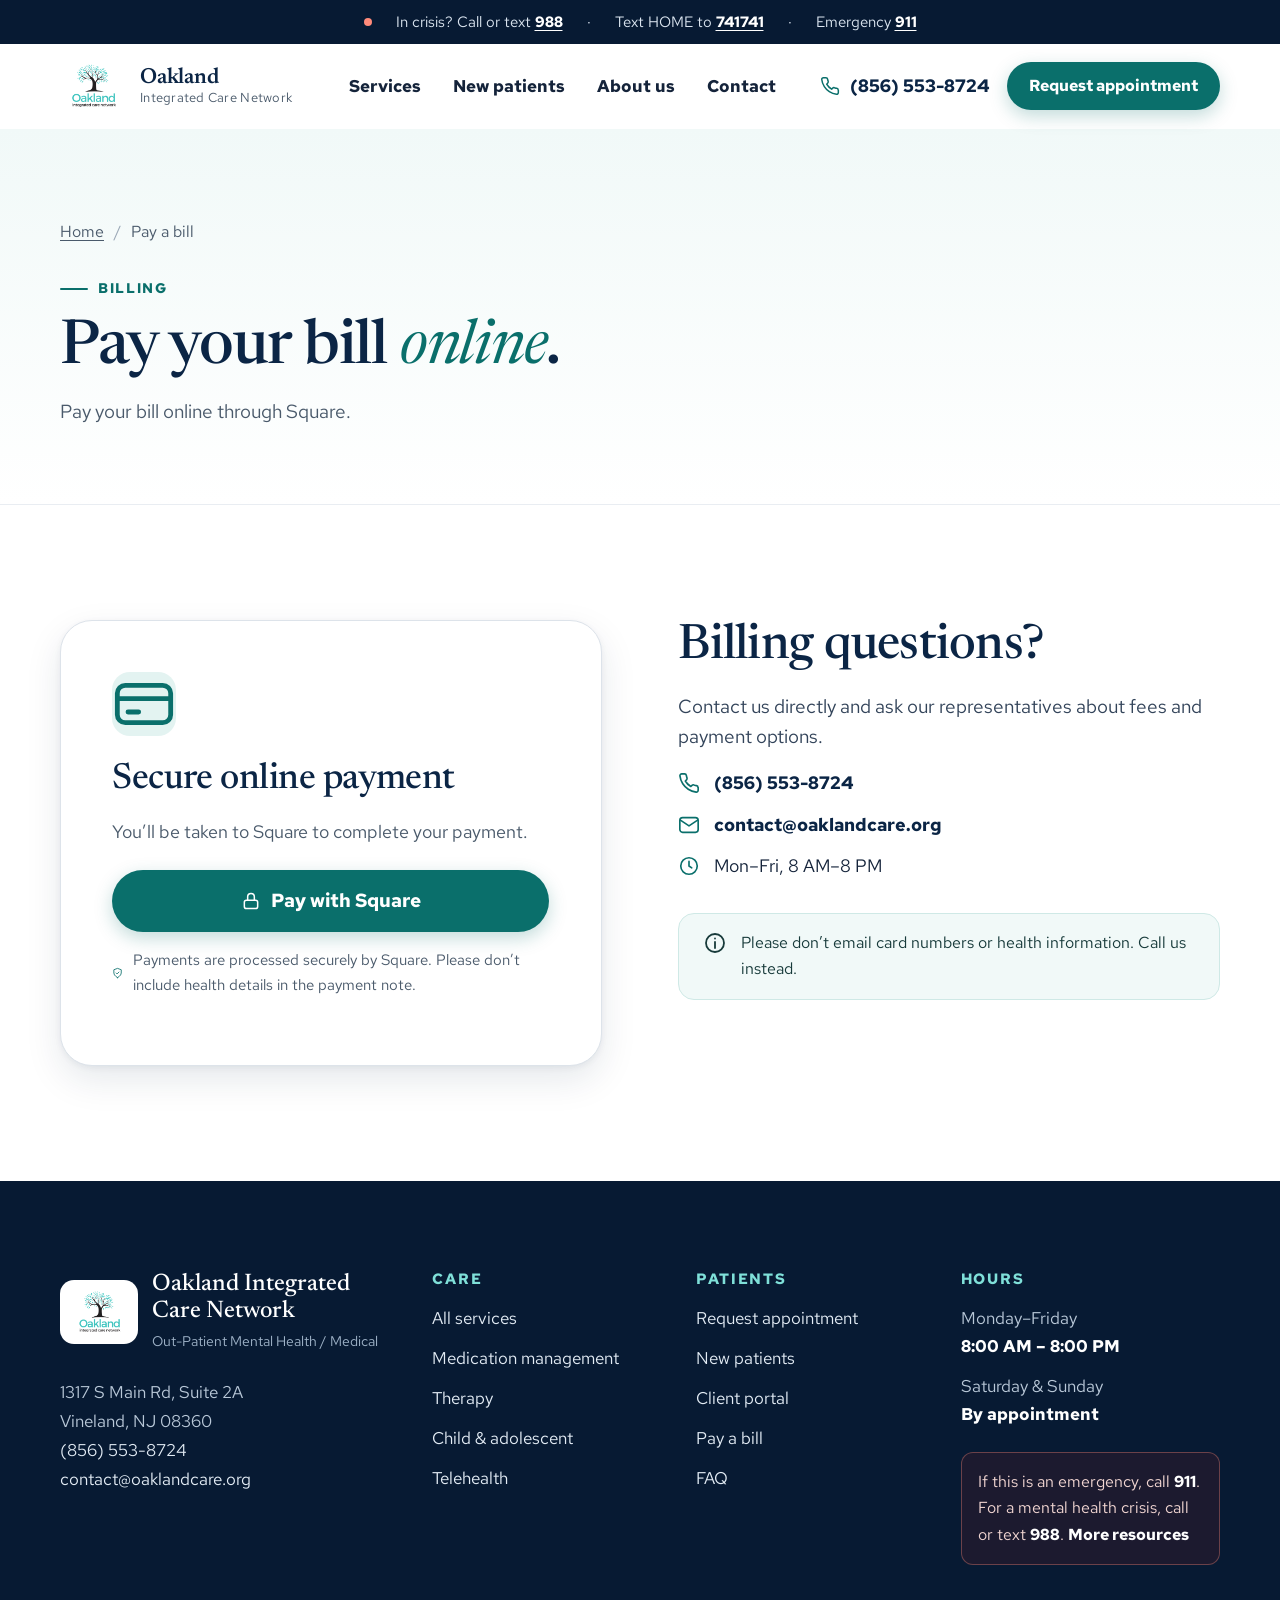
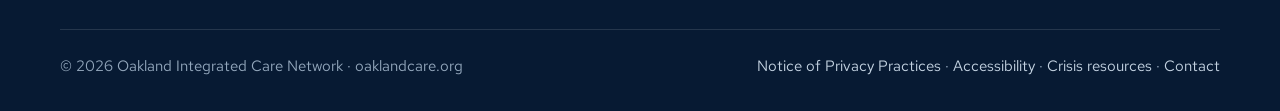
<file: pay.html>
<!doctype html>
<html lang="en"><head><meta charset="utf-8"><meta name="viewport" content="width=device-width,initial-scale=1">
<title>Pay a Bill | Oakland Integrated Care Network</title><meta name="description" content="Pay your Oakland Integrated Care Network bill securely online with Square.">
<meta name="theme-color" content="#0b2545"><link rel="icon" href="img/logo.png">
<link rel="preload" href="fonts/redhat-text.woff2" as="font" type="font/woff2" crossorigin><link rel="preload" href="fonts/newsreader.woff2" as="font" type="font/woff2" crossorigin>
<link rel="stylesheet" href="css/site.css"></head>
<body>
<a class="skip" href="#main">Skip to main content</a>
<div class="crisis-bar"><div class="wrap"><span class="dot" aria-hidden="true"></span><span>In crisis? Call or text <a href="tel:988">988</a></span><span class="sep" aria-hidden="true">·</span><span class="cb-text">Text HOME to <a href="sms:741741">741741</a></span><span class="sep" aria-hidden="true">·</span><span>Emergency <a href="tel:911">911</a></span></div></div>
<header class="hdr"><div class="wrap">
<a class="brand" href="index.html" aria-label="Oakland Integrated Care Network, home"><img src="img/logo.png" alt="" width="66" height="54"><span class="brand-text"><b>Oakland</b><small>Integrated Care Network</small></span></a>
<nav class="nav" aria-label="Main"><a href="services.html">Services</a><a href="new-patients.html">New patients</a><a href="about.html">About us</a><a href="contact.html">Contact</a></nav>
<div class="hdr-actions"><a class="call-link" href="tel:+18565538724" aria-label="Call (856) 553-8724"><svg viewBox="0 0 24 24" fill="none" stroke="currentColor" stroke-width="1.8" stroke-linecap="round" stroke-linejoin="round" aria-hidden="true" focusable="false"><path d="M22 16.9v3a2 2 0 0 1-2.2 2 19.8 19.8 0 0 1-8.6-3.1 19.5 19.5 0 0 1-6-6A19.8 19.8 0 0 1 2.1 4.2 2 2 0 0 1 4.1 2h3a2 2 0 0 1 2 1.7c.1.9.4 1.8.7 2.7a2 2 0 0 1-.5 2.1L8 9.8a16 16 0 0 0 6 6l1.3-1.3a2 2 0 0 1 2.1-.4c.9.3 1.8.6 2.7.7a2 2 0 0 1 1.7 2z"/></svg><span class="lbl">(856) 553-8724</span></a><a class="btn btn-primary btn-sm" href="request-appointment.html">Request appointment</a>
<button class="burger" type="button" aria-expanded="false" aria-controls="mnav" aria-label="Open menu"><svg viewBox="0 0 24 24" fill="none" stroke="currentColor" stroke-width="1.8" stroke-linecap="round" stroke-linejoin="round" aria-hidden="true" focusable="false"><path d="M4 7h16M4 12h16M4 17h16"/></svg></button></div>
</div></header>
<nav id="mnav" class="mnav" aria-label="Mobile" hidden><a class="ml" href="services.html">Services<svg viewBox="0 0 24 24" fill="none" stroke="currentColor" stroke-width="1.8" stroke-linecap="round" stroke-linejoin="round" aria-hidden="true" focusable="false"><path d="M5 12h14M13 6l6 6-6 6"/></svg></a><a class="ml" href="new-patients.html">New patients<svg viewBox="0 0 24 24" fill="none" stroke="currentColor" stroke-width="1.8" stroke-linecap="round" stroke-linejoin="round" aria-hidden="true" focusable="false"><path d="M5 12h14M13 6l6 6-6 6"/></svg></a><a class="ml" href="about.html">About us<svg viewBox="0 0 24 24" fill="none" stroke="currentColor" stroke-width="1.8" stroke-linecap="round" stroke-linejoin="round" aria-hidden="true" focusable="false"><path d="M5 12h14M13 6l6 6-6 6"/></svg></a><a class="ml" href="contact.html">Contact<svg viewBox="0 0 24 24" fill="none" stroke="currentColor" stroke-width="1.8" stroke-linecap="round" stroke-linejoin="round" aria-hidden="true" focusable="false"><path d="M5 12h14M13 6l6 6-6 6"/></svg></a><a class="ml" href="pay.html">Pay a bill<svg viewBox="0 0 24 24" fill="none" stroke="currentColor" stroke-width="1.8" stroke-linecap="round" stroke-linejoin="round" aria-hidden="true" focusable="false"><path d="M5 12h14M13 6l6 6-6 6"/></svg></a><a class="ml" href="crisis.html">Crisis resources<svg viewBox="0 0 24 24" fill="none" stroke="currentColor" stroke-width="1.8" stroke-linecap="round" stroke-linejoin="round" aria-hidden="true" focusable="false"><path d="M5 12h14M13 6l6 6-6 6"/></svg></a>
<a class="btn btn-primary btn-lg" href="request-appointment.html">Request appointment</a><a class="btn btn-ghost btn-lg" href="tel:+18565538724"><svg viewBox="0 0 24 24" fill="none" stroke="currentColor" stroke-width="1.8" stroke-linecap="round" stroke-linejoin="round" aria-hidden="true" focusable="false"><path d="M22 16.9v3a2 2 0 0 1-2.2 2 19.8 19.8 0 0 1-8.6-3.1 19.5 19.5 0 0 1-6-6A19.8 19.8 0 0 1 2.1 4.2 2 2 0 0 1 4.1 2h3a2 2 0 0 1 2 1.7c.1.9.4 1.8.7 2.7a2 2 0 0 1-.5 2.1L8 9.8a16 16 0 0 0 6 6l1.3-1.3a2 2 0 0 1 2.1-.4c.9.3 1.8.6 2.7.7a2 2 0 0 1 1.7 2z"/></svg> Call (856) 553-8724</a>
<p class="mfoot">1317 S Main Rd, Suite 2A, Vineland, NJ 08360<br>Mon–Fri 8 AM–8 PM · Weekend appointments available</p></nav>
<main id="main">
<section class="phero"><div class="wrap">
<ol class="crumbs" aria-label="Breadcrumb"><li><a href="index.html">Home</a></li><li aria-current="page">Pay a bill</li></ol>
<p class="eyebrow">Billing</p><h1>Pay your bill <em>online</em>.</h1><p class="lead">Pay your bill online through Square.</p></div></section>
<section class="sec"><div class="wrap split top">
<div class="pay-card reveal"><span class="ic" style="width:64px;height:64px;border-radius:18px;display:grid;place-items:center;background:var(--teal-100);color:var(--teal-ink);margin-bottom:24px"><svg viewBox="0 0 24 24" fill="none" stroke="currentColor" stroke-width="1.8" stroke-linecap="round" stroke-linejoin="round" aria-hidden="true" focusable="false"><rect x="2" y="5" width="20" height="14" rx="3"/><path d="M2 10h20M6 15h4"/></svg></span>
<h2 style="font-size:36px">Secure online payment</h2><p class="muted">You’ll be taken to Square to complete your payment.</p>
<a class="btn btn-primary btn-lg" style="width:100%;margin-top:8px" href="https://square.link/u/PaLyp6EK" target="_blank" rel="noopener"><svg viewBox="0 0 24 24" fill="none" stroke="currentColor" stroke-width="1.8" stroke-linecap="round" stroke-linejoin="round" aria-hidden="true" focusable="false"><rect x="4" y="11" width="16" height="10" rx="2.5"/><path d="M8 11V7a4 4 0 0 1 8 0v4"/></svg> Pay with Square</a>
<p class="secure"><svg viewBox="0 0 24 24" fill="none" stroke="currentColor" stroke-width="1.8" stroke-linecap="round" stroke-linejoin="round" aria-hidden="true" focusable="false"><path d="M12 22s8-4 8-10V5l-8-3-8 3v7c0 6 8 10 8 10z"/><path d="m9 12 2 2 4-4"/></svg> Payments are processed securely by Square. Please don’t include health details in the payment note.</p></div>
<div class="reveal"><h2>Billing questions?</h2><p class="lead" style="color:#33445a">Contact us directly and ask our representatives about fees and payment options.</p>
<ul class="contact-lines"><li><svg viewBox="0 0 24 24" fill="none" stroke="currentColor" stroke-width="1.8" stroke-linecap="round" stroke-linejoin="round" aria-hidden="true" focusable="false"><path d="M22 16.9v3a2 2 0 0 1-2.2 2 19.8 19.8 0 0 1-8.6-3.1 19.5 19.5 0 0 1-6-6A19.8 19.8 0 0 1 2.1 4.2 2 2 0 0 1 4.1 2h3a2 2 0 0 1 2 1.7c.1.9.4 1.8.7 2.7a2 2 0 0 1-.5 2.1L8 9.8a16 16 0 0 0 6 6l1.3-1.3a2 2 0 0 1 2.1-.4c.9.3 1.8.6 2.7.7a2 2 0 0 1 1.7 2z"/></svg><a href="tel:+18565538724">(856) 553-8724</a></li><li><svg viewBox="0 0 24 24" fill="none" stroke="currentColor" stroke-width="1.8" stroke-linecap="round" stroke-linejoin="round" aria-hidden="true" focusable="false"><rect x="2" y="4" width="20" height="16" rx="3"/><path d="m3 7 9 6 9-6"/></svg><a href="mailto:contact@oaklandcare.org">contact@oaklandcare.org</a></li><li><svg viewBox="0 0 24 24" fill="none" stroke="currentColor" stroke-width="1.8" stroke-linecap="round" stroke-linejoin="round" aria-hidden="true" focusable="false"><circle cx="12" cy="12" r="9"/><path d="M12 7v5l3 2"/></svg><span>Mon–Fri, 8 AM–8 PM</span></li></ul>
<div class="notice info"><svg viewBox="0 0 24 24" fill="none" stroke="currentColor" stroke-width="1.8" stroke-linecap="round" stroke-linejoin="round" aria-hidden="true" focusable="false"><circle cx="12" cy="12" r="9"/><path d="M12 11v6M12 7.5h.01"/></svg><div>Please don’t email card numbers or health information. Call us instead.</div></div></div>
</div></section>
</main>
<footer class="ftr"><div class="wrap">
<div class="ftr-grid">
<div><div class="fbrand"><img src="img/logo.png" alt="" width="78" height="64"><span><b>Oakland Integrated<br>Care Network</b><small>Out-Patient Mental Health / Medical</small></span></div>
<address>1317 S Main Rd, Suite 2A<br>Vineland, NJ 08360<br><a href="tel:+18565538724">(856) 553-8724</a><br><a href="mailto:contact@oaklandcare.org">contact@oaklandcare.org</a></address></div>
<div><h3>Care</h3><ul><li><a href="services.html">All services</a></li><li><a href="services.html#medication">Medication management</a></li><li><a href="services.html#therapy">Therapy</a></li><li><a href="services.html#child">Child &amp; adolescent</a></li><li><a href="services.html#telehealth">Telehealth</a></li></ul></div>
<div><h3>Patients</h3><ul><li><a href="request-appointment.html">Request appointment</a></li><li><a href="new-patients.html">New patients</a></li><li><a href="https://www.therapyportal.com/p/oakland08094" target="_blank" rel="noopener">Client portal</a></li><li><a href="pay.html">Pay a bill</a></li><li><a href="new-patients.html#faq">FAQ</a></li></ul></div>
<div><h3>Hours</h3><ul><li>Monday–Friday<br><b style="color:#fff">8:00 AM – 8:00 PM</b></li><li>Saturday &amp; Sunday<br><b style="color:#fff">By appointment</b></li></ul>
<div class="crisis-mini">If this is an emergency, call <a href="tel:911">911</a>. For a mental health crisis, call or text <a href="tel:988">988</a>. <a href="crisis.html">More resources</a></div></div>
</div>
<div class="ftr-bottom"><span>© 2026 Oakland Integrated Care Network · oaklandcare.org</span><span><a href="privacy.html">Notice of Privacy Practices</a> · <a href="accessibility.html">Accessibility</a> · <a href="crisis.html">Crisis resources</a> · <a href="contact.html">Contact</a></span></div>
</div></footer>
<script src="js/site.js" defer></script>
</body></html>
</file>
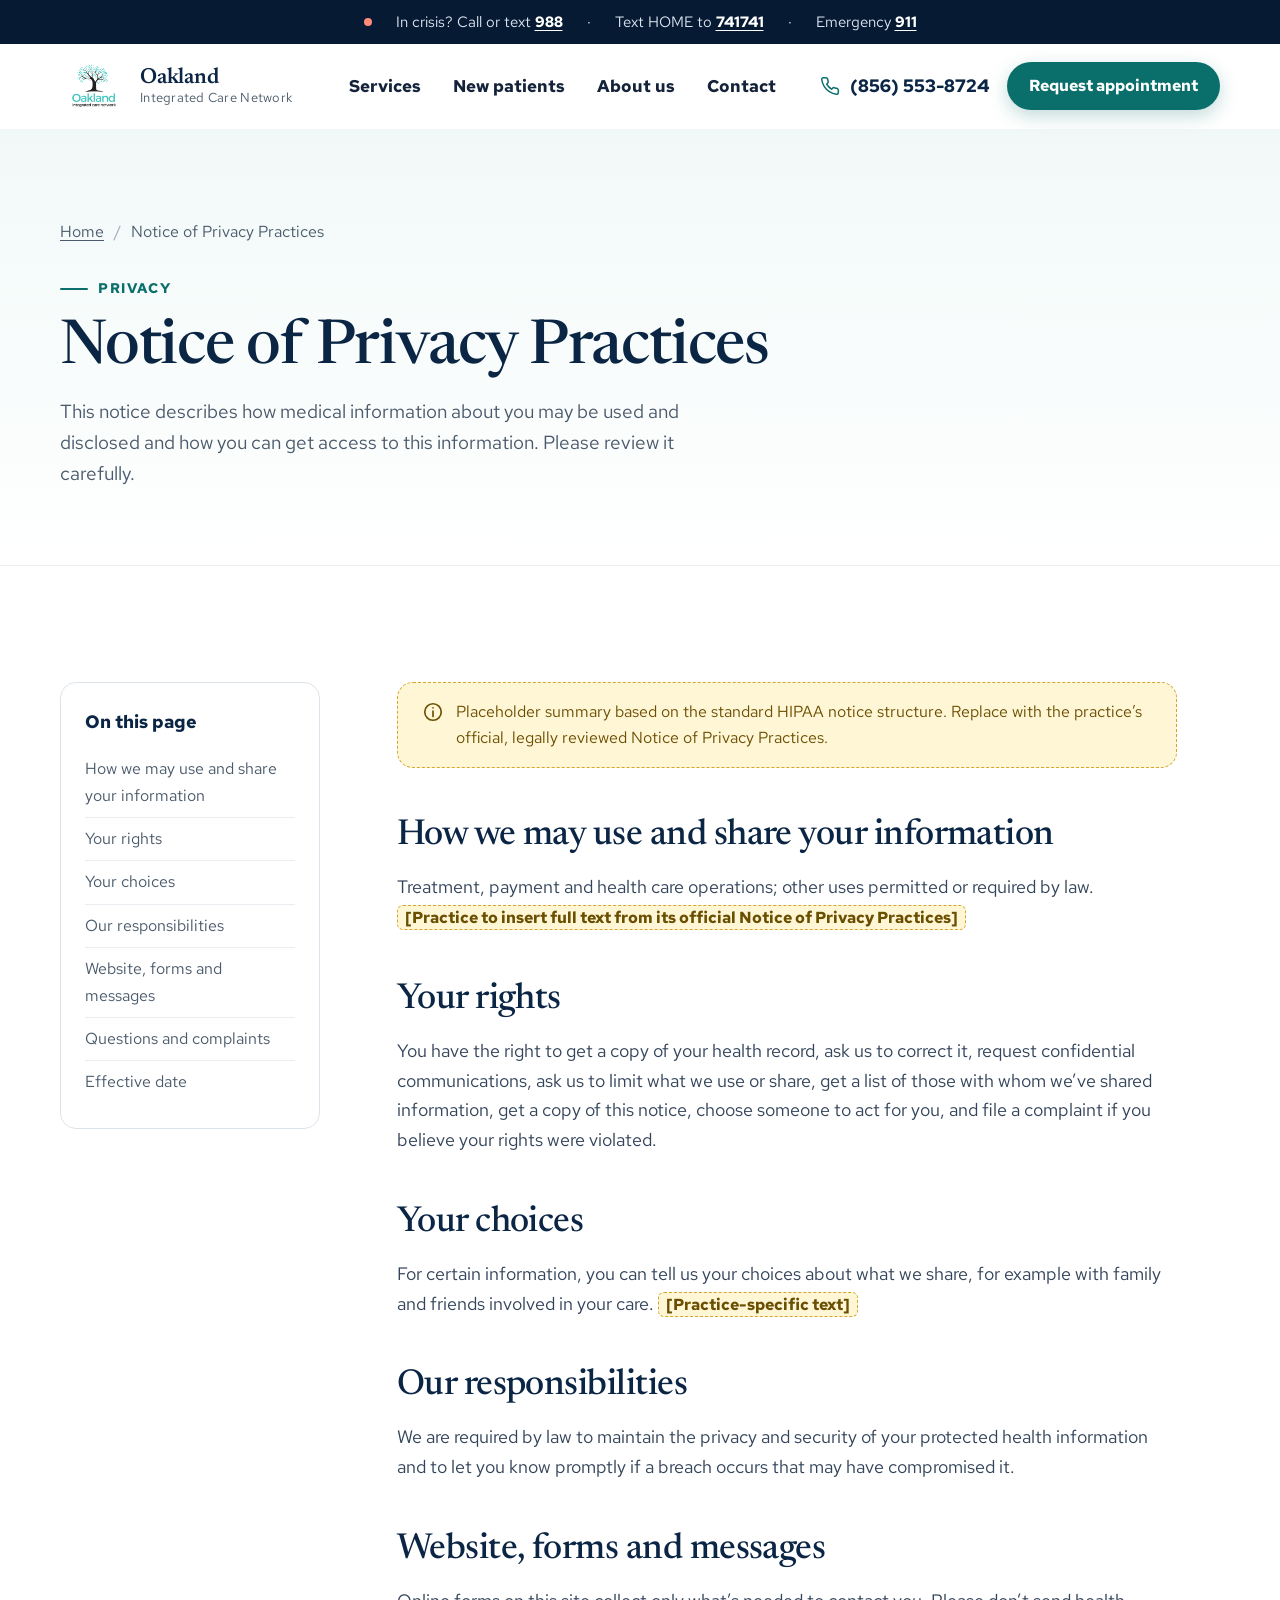
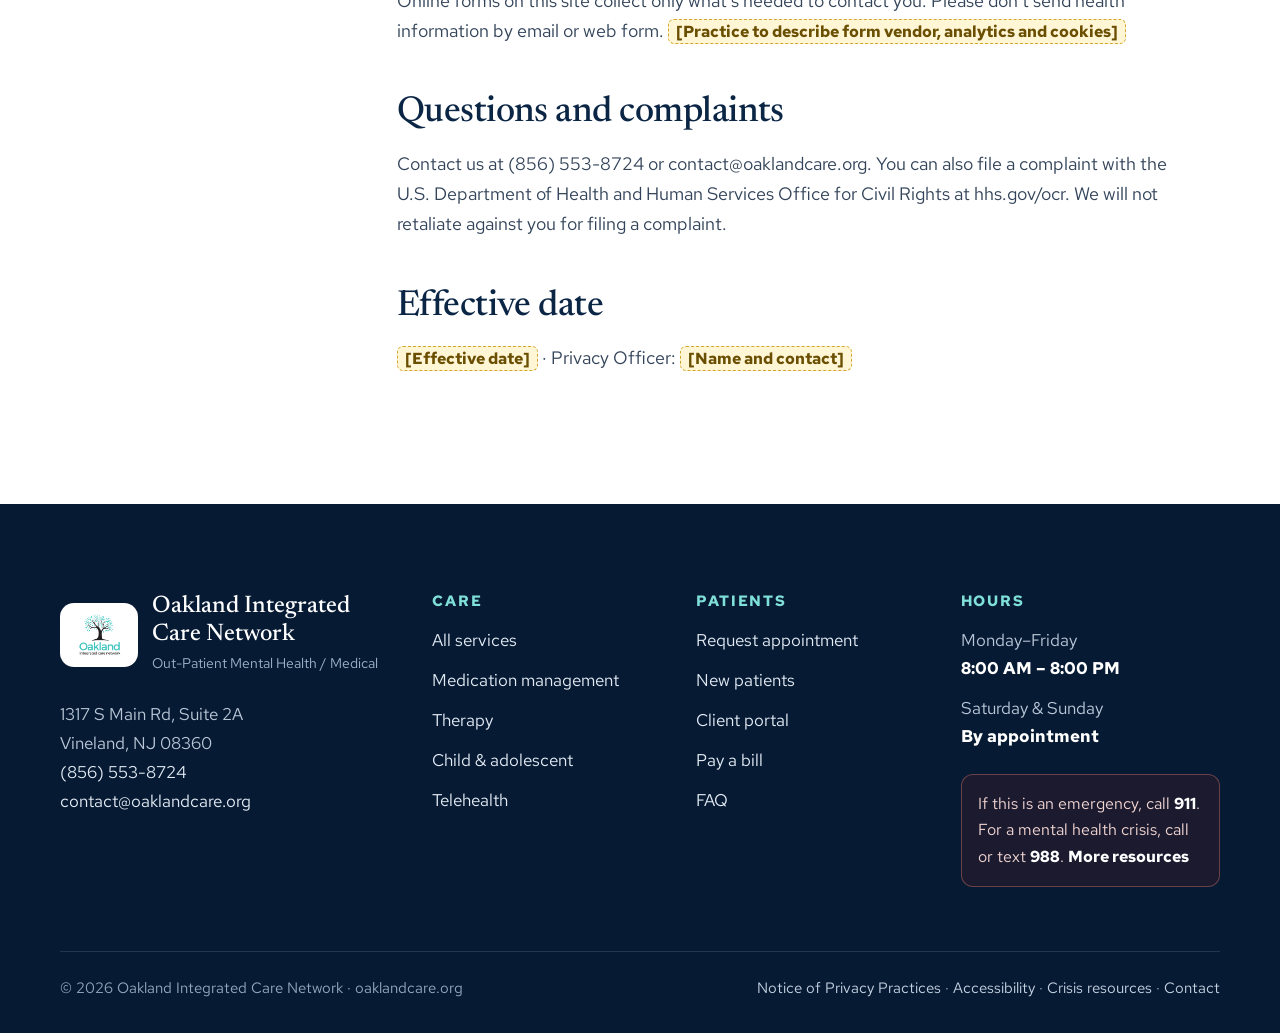
<file: privacy.html>
<!doctype html>
<html lang="en"><head><meta charset="utf-8"><meta name="viewport" content="width=device-width,initial-scale=1">
<title>Notice of Privacy Practices | Oakland Integrated Care Network</title><meta name="description" content="How Oakland Integrated Care Network uses and protects your health information.">
<meta name="theme-color" content="#0b2545"><link rel="icon" href="img/logo.png">
<link rel="preload" href="fonts/redhat-text.woff2" as="font" type="font/woff2" crossorigin><link rel="preload" href="fonts/newsreader.woff2" as="font" type="font/woff2" crossorigin>
<link rel="stylesheet" href="css/site.css"></head>
<body>
<a class="skip" href="#main">Skip to main content</a>
<div class="crisis-bar"><div class="wrap"><span class="dot" aria-hidden="true"></span><span>In crisis? Call or text <a href="tel:988">988</a></span><span class="sep" aria-hidden="true">·</span><span class="cb-text">Text HOME to <a href="sms:741741">741741</a></span><span class="sep" aria-hidden="true">·</span><span>Emergency <a href="tel:911">911</a></span></div></div>
<header class="hdr"><div class="wrap">
<a class="brand" href="index.html" aria-label="Oakland Integrated Care Network, home"><img src="img/logo.png" alt="" width="66" height="54"><span class="brand-text"><b>Oakland</b><small>Integrated Care Network</small></span></a>
<nav class="nav" aria-label="Main"><a href="services.html">Services</a><a href="new-patients.html">New patients</a><a href="about.html">About us</a><a href="contact.html">Contact</a></nav>
<div class="hdr-actions"><a class="call-link" href="tel:+18565538724" aria-label="Call (856) 553-8724"><svg viewBox="0 0 24 24" fill="none" stroke="currentColor" stroke-width="1.8" stroke-linecap="round" stroke-linejoin="round" aria-hidden="true" focusable="false"><path d="M22 16.9v3a2 2 0 0 1-2.2 2 19.8 19.8 0 0 1-8.6-3.1 19.5 19.5 0 0 1-6-6A19.8 19.8 0 0 1 2.1 4.2 2 2 0 0 1 4.1 2h3a2 2 0 0 1 2 1.7c.1.9.4 1.8.7 2.7a2 2 0 0 1-.5 2.1L8 9.8a16 16 0 0 0 6 6l1.3-1.3a2 2 0 0 1 2.1-.4c.9.3 1.8.6 2.7.7a2 2 0 0 1 1.7 2z"/></svg><span class="lbl">(856) 553-8724</span></a><a class="btn btn-primary btn-sm" href="request-appointment.html">Request appointment</a>
<button class="burger" type="button" aria-expanded="false" aria-controls="mnav" aria-label="Open menu"><svg viewBox="0 0 24 24" fill="none" stroke="currentColor" stroke-width="1.8" stroke-linecap="round" stroke-linejoin="round" aria-hidden="true" focusable="false"><path d="M4 7h16M4 12h16M4 17h16"/></svg></button></div>
</div></header>
<nav id="mnav" class="mnav" aria-label="Mobile" hidden><a class="ml" href="services.html">Services<svg viewBox="0 0 24 24" fill="none" stroke="currentColor" stroke-width="1.8" stroke-linecap="round" stroke-linejoin="round" aria-hidden="true" focusable="false"><path d="M5 12h14M13 6l6 6-6 6"/></svg></a><a class="ml" href="new-patients.html">New patients<svg viewBox="0 0 24 24" fill="none" stroke="currentColor" stroke-width="1.8" stroke-linecap="round" stroke-linejoin="round" aria-hidden="true" focusable="false"><path d="M5 12h14M13 6l6 6-6 6"/></svg></a><a class="ml" href="about.html">About us<svg viewBox="0 0 24 24" fill="none" stroke="currentColor" stroke-width="1.8" stroke-linecap="round" stroke-linejoin="round" aria-hidden="true" focusable="false"><path d="M5 12h14M13 6l6 6-6 6"/></svg></a><a class="ml" href="contact.html">Contact<svg viewBox="0 0 24 24" fill="none" stroke="currentColor" stroke-width="1.8" stroke-linecap="round" stroke-linejoin="round" aria-hidden="true" focusable="false"><path d="M5 12h14M13 6l6 6-6 6"/></svg></a><a class="ml" href="pay.html">Pay a bill<svg viewBox="0 0 24 24" fill="none" stroke="currentColor" stroke-width="1.8" stroke-linecap="round" stroke-linejoin="round" aria-hidden="true" focusable="false"><path d="M5 12h14M13 6l6 6-6 6"/></svg></a><a class="ml" href="crisis.html">Crisis resources<svg viewBox="0 0 24 24" fill="none" stroke="currentColor" stroke-width="1.8" stroke-linecap="round" stroke-linejoin="round" aria-hidden="true" focusable="false"><path d="M5 12h14M13 6l6 6-6 6"/></svg></a>
<a class="btn btn-primary btn-lg" href="request-appointment.html">Request appointment</a><a class="btn btn-ghost btn-lg" href="tel:+18565538724"><svg viewBox="0 0 24 24" fill="none" stroke="currentColor" stroke-width="1.8" stroke-linecap="round" stroke-linejoin="round" aria-hidden="true" focusable="false"><path d="M22 16.9v3a2 2 0 0 1-2.2 2 19.8 19.8 0 0 1-8.6-3.1 19.5 19.5 0 0 1-6-6A19.8 19.8 0 0 1 2.1 4.2 2 2 0 0 1 4.1 2h3a2 2 0 0 1 2 1.7c.1.9.4 1.8.7 2.7a2 2 0 0 1-.5 2.1L8 9.8a16 16 0 0 0 6 6l1.3-1.3a2 2 0 0 1 2.1-.4c.9.3 1.8.6 2.7.7a2 2 0 0 1 1.7 2z"/></svg> Call (856) 553-8724</a>
<p class="mfoot">1317 S Main Rd, Suite 2A, Vineland, NJ 08360<br>Mon–Fri 8 AM–8 PM · Weekend appointments available</p></nav>
<main id="main">
<section class="phero"><div class="wrap">
<ol class="crumbs" aria-label="Breadcrumb"><li><a href="index.html">Home</a></li><li aria-current="page">Notice of Privacy Practices</li></ol>
<p class="eyebrow">Privacy</p><h1>Notice of Privacy Practices</h1><p class="lead">This notice describes how medical information about you may be used and disclosed and how you can get access to this information. Please review it carefully.</p></div></section>
<section class="sec"><div class="wrap with-toc"><nav class="toc" aria-label="On this page"><b>On this page</b><a href="#how">How we may use and share your information</a><a href="#rights">Your rights</a><a href="#choices">Your choices</a><a href="#responsibilities">Our responsibilities</a><a href="#website">Website, forms and messages</a><a href="#complaints">Questions and complaints</a><a href="#effective">Effective date</a></nav>
<div class="prose"><div class="ph-note" role="note"><svg viewBox="0 0 24 24" fill="none" stroke="currentColor" stroke-width="1.8" stroke-linecap="round" stroke-linejoin="round" aria-hidden="true" focusable="false"><circle cx="12" cy="12" r="9"/><path d="M12 11v6M12 7.5h.01"/></svg><div>Placeholder summary based on the standard HIPAA notice structure. Replace with the practice’s official, legally reviewed Notice of Privacy Practices.</div></div><h2 id="how">How we may use and share your information</h2><p>Treatment, payment and health care operations; other uses permitted or required by law. <span class="ph">[Practice to insert full text from its official Notice of Privacy Practices]</span></p><h2 id="rights">Your rights</h2><p>You have the right to get a copy of your health record, ask us to correct it, request confidential communications, ask us to limit what we use or share, get a list of those with whom we’ve shared information, get a copy of this notice, choose someone to act for you, and file a complaint if you believe your rights were violated.</p><h2 id="choices">Your choices</h2><p>For certain information, you can tell us your choices about what we share, for example with family and friends involved in your care. <span class="ph">[Practice-specific text]</span></p><h2 id="responsibilities">Our responsibilities</h2><p>We are required by law to maintain the privacy and security of your protected health information and to let you know promptly if a breach occurs that may have compromised it.</p><h2 id="website">Website, forms and messages</h2><p>Online forms on this site collect only what’s needed to contact you. Please don’t send health information by email or web form. <span class="ph">[Practice to describe form vendor, analytics and cookies]</span></p><h2 id="complaints">Questions and complaints</h2><p>Contact us at (856) 553-8724 or contact@oaklandcare.org. You can also file a complaint with the U.S. Department of Health and Human Services Office for Civil Rights at hhs.gov/ocr. We will not retaliate against you for filing a complaint.</p><h2 id="effective">Effective date</h2><p><span class="ph">[Effective date]</span> · Privacy Officer: <span class="ph">[Name and contact]</span></p></div></div></section>
</main>
<footer class="ftr"><div class="wrap">
<div class="ftr-grid">
<div><div class="fbrand"><img src="img/logo.png" alt="" width="78" height="64"><span><b>Oakland Integrated<br>Care Network</b><small>Out-Patient Mental Health / Medical</small></span></div>
<address>1317 S Main Rd, Suite 2A<br>Vineland, NJ 08360<br><a href="tel:+18565538724">(856) 553-8724</a><br><a href="mailto:contact@oaklandcare.org">contact@oaklandcare.org</a></address></div>
<div><h3>Care</h3><ul><li><a href="services.html">All services</a></li><li><a href="services.html#medication">Medication management</a></li><li><a href="services.html#therapy">Therapy</a></li><li><a href="services.html#child">Child &amp; adolescent</a></li><li><a href="services.html#telehealth">Telehealth</a></li></ul></div>
<div><h3>Patients</h3><ul><li><a href="request-appointment.html">Request appointment</a></li><li><a href="new-patients.html">New patients</a></li><li><a href="https://www.therapyportal.com/p/oakland08094" target="_blank" rel="noopener">Client portal</a></li><li><a href="pay.html">Pay a bill</a></li><li><a href="new-patients.html#faq">FAQ</a></li></ul></div>
<div><h3>Hours</h3><ul><li>Monday–Friday<br><b style="color:#fff">8:00 AM – 8:00 PM</b></li><li>Saturday &amp; Sunday<br><b style="color:#fff">By appointment</b></li></ul>
<div class="crisis-mini">If this is an emergency, call <a href="tel:911">911</a>. For a mental health crisis, call or text <a href="tel:988">988</a>. <a href="crisis.html">More resources</a></div></div>
</div>
<div class="ftr-bottom"><span>© 2026 Oakland Integrated Care Network · oaklandcare.org</span><span><a href="privacy.html">Notice of Privacy Practices</a> · <a href="accessibility.html">Accessibility</a> · <a href="crisis.html">Crisis resources</a> · <a href="contact.html">Contact</a></span></div>
</div></footer>
<script src="js/site.js" defer></script>
</body></html>
</file>
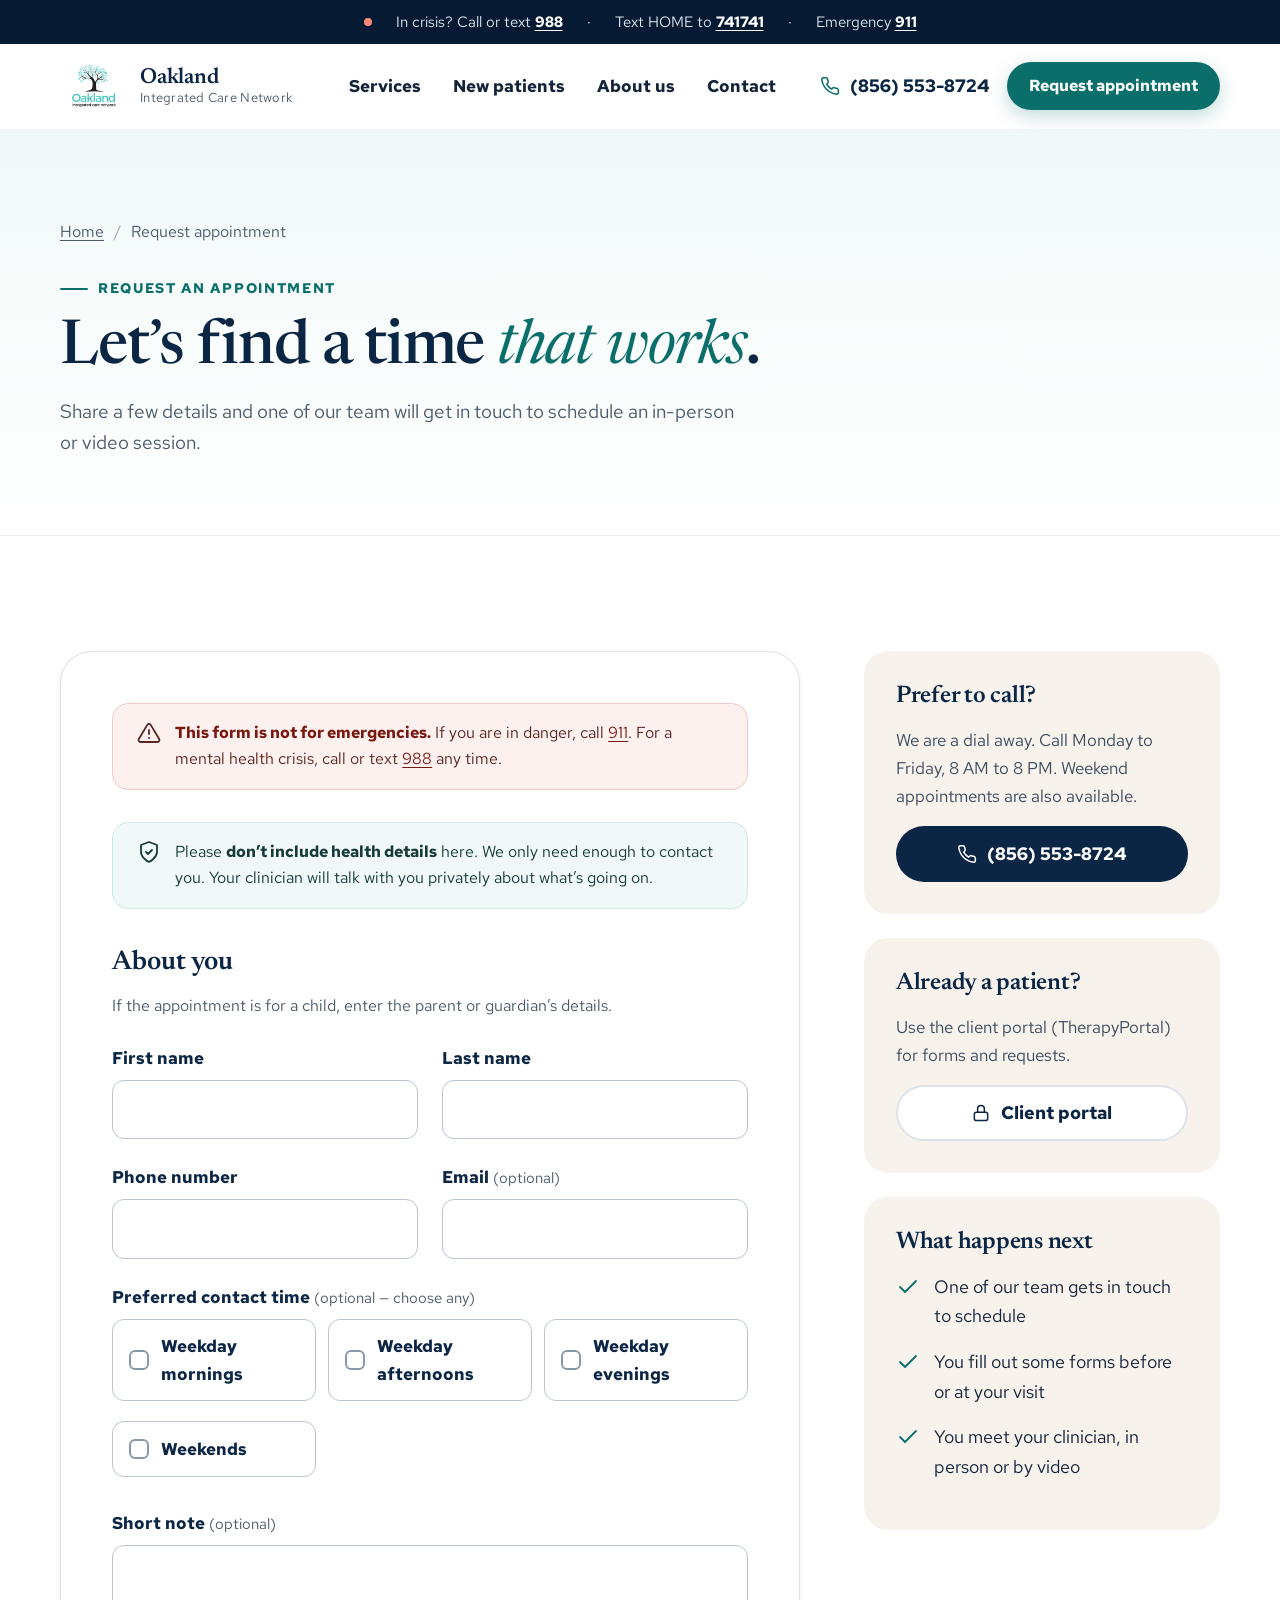
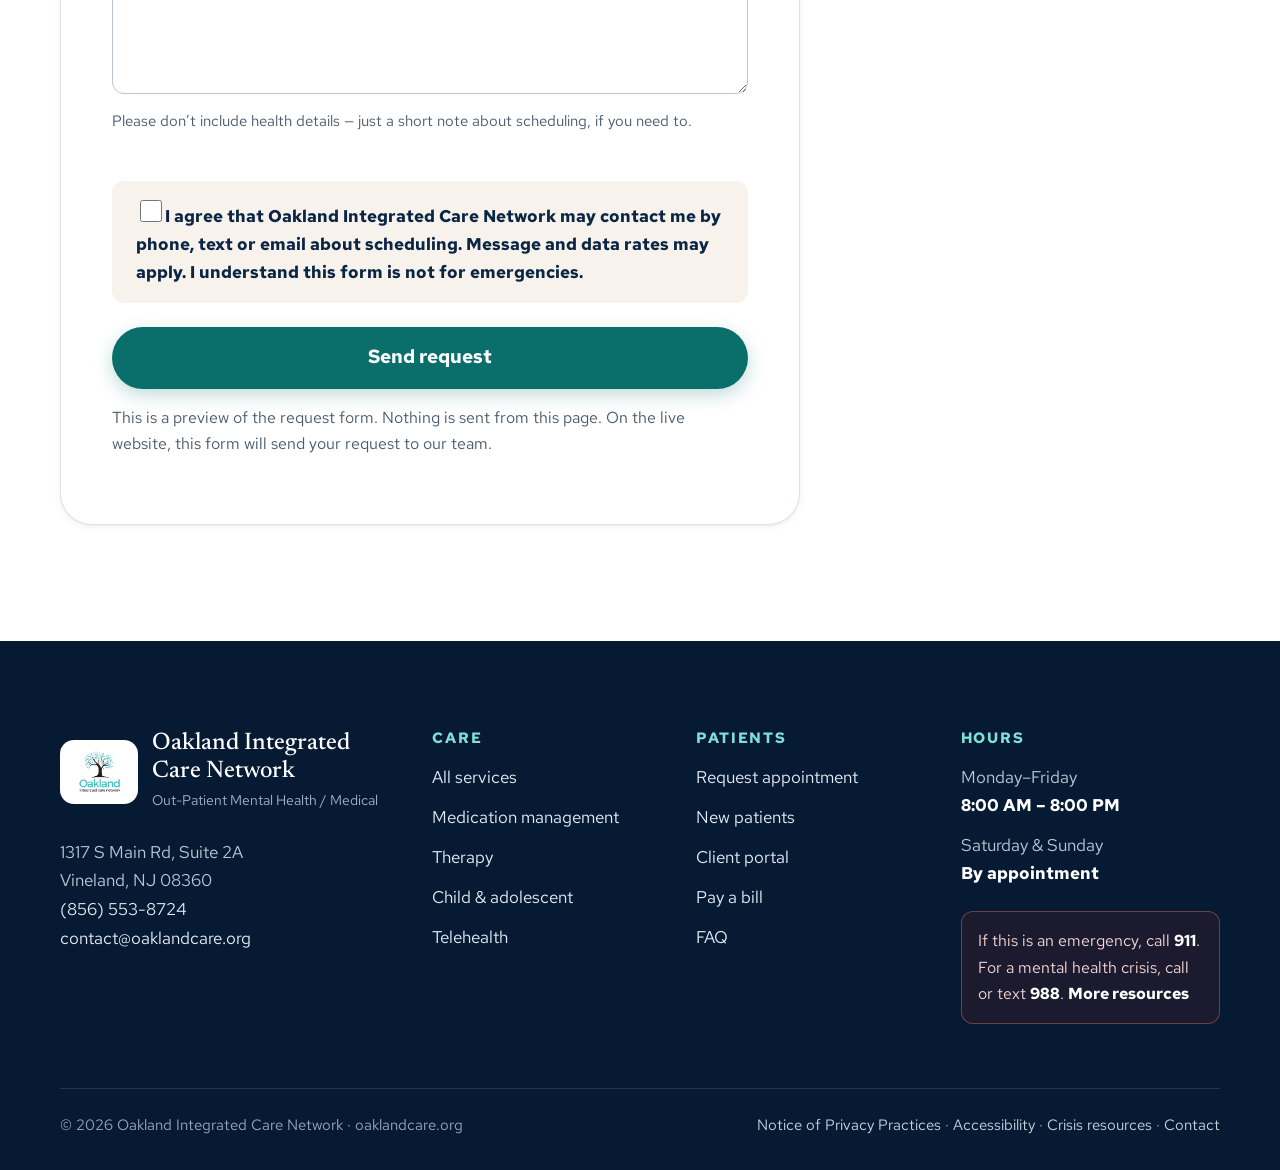
<file: request-appointment.html>
<!doctype html>
<html lang="en"><head><meta charset="utf-8"><meta name="viewport" content="width=device-width,initial-scale=1">
<title>Request an Appointment | Oakland Integrated Care Network</title><meta name="description" content="Request a therapy or psychiatry appointment in Vineland, NJ or by telehealth.">
<meta name="theme-color" content="#0b2545"><link rel="icon" href="img/logo.png">
<link rel="preload" href="fonts/redhat-text.woff2" as="font" type="font/woff2" crossorigin><link rel="preload" href="fonts/newsreader.woff2" as="font" type="font/woff2" crossorigin>
<link rel="stylesheet" href="css/site.css"></head>
<body>
<a class="skip" href="#main">Skip to main content</a>
<div class="crisis-bar"><div class="wrap"><span class="dot" aria-hidden="true"></span><span>In crisis? Call or text <a href="tel:988">988</a></span><span class="sep" aria-hidden="true">·</span><span class="cb-text">Text HOME to <a href="sms:741741">741741</a></span><span class="sep" aria-hidden="true">·</span><span>Emergency <a href="tel:911">911</a></span></div></div>
<header class="hdr"><div class="wrap">
<a class="brand" href="index.html" aria-label="Oakland Integrated Care Network, home"><img src="img/logo.png" alt="" width="66" height="54"><span class="brand-text"><b>Oakland</b><small>Integrated Care Network</small></span></a>
<nav class="nav" aria-label="Main"><a href="services.html">Services</a><a href="new-patients.html">New patients</a><a href="about.html">About us</a><a href="contact.html">Contact</a></nav>
<div class="hdr-actions"><a class="call-link" href="tel:+18565538724" aria-label="Call (856) 553-8724"><svg viewBox="0 0 24 24" fill="none" stroke="currentColor" stroke-width="1.8" stroke-linecap="round" stroke-linejoin="round" aria-hidden="true" focusable="false"><path d="M22 16.9v3a2 2 0 0 1-2.2 2 19.8 19.8 0 0 1-8.6-3.1 19.5 19.5 0 0 1-6-6A19.8 19.8 0 0 1 2.1 4.2 2 2 0 0 1 4.1 2h3a2 2 0 0 1 2 1.7c.1.9.4 1.8.7 2.7a2 2 0 0 1-.5 2.1L8 9.8a16 16 0 0 0 6 6l1.3-1.3a2 2 0 0 1 2.1-.4c.9.3 1.8.6 2.7.7a2 2 0 0 1 1.7 2z"/></svg><span class="lbl">(856) 553-8724</span></a><a class="btn btn-primary btn-sm" href="request-appointment.html">Request appointment</a>
<button class="burger" type="button" aria-expanded="false" aria-controls="mnav" aria-label="Open menu"><svg viewBox="0 0 24 24" fill="none" stroke="currentColor" stroke-width="1.8" stroke-linecap="round" stroke-linejoin="round" aria-hidden="true" focusable="false"><path d="M4 7h16M4 12h16M4 17h16"/></svg></button></div>
</div></header>
<nav id="mnav" class="mnav" aria-label="Mobile" hidden><a class="ml" href="services.html">Services<svg viewBox="0 0 24 24" fill="none" stroke="currentColor" stroke-width="1.8" stroke-linecap="round" stroke-linejoin="round" aria-hidden="true" focusable="false"><path d="M5 12h14M13 6l6 6-6 6"/></svg></a><a class="ml" href="new-patients.html">New patients<svg viewBox="0 0 24 24" fill="none" stroke="currentColor" stroke-width="1.8" stroke-linecap="round" stroke-linejoin="round" aria-hidden="true" focusable="false"><path d="M5 12h14M13 6l6 6-6 6"/></svg></a><a class="ml" href="about.html">About us<svg viewBox="0 0 24 24" fill="none" stroke="currentColor" stroke-width="1.8" stroke-linecap="round" stroke-linejoin="round" aria-hidden="true" focusable="false"><path d="M5 12h14M13 6l6 6-6 6"/></svg></a><a class="ml" href="contact.html">Contact<svg viewBox="0 0 24 24" fill="none" stroke="currentColor" stroke-width="1.8" stroke-linecap="round" stroke-linejoin="round" aria-hidden="true" focusable="false"><path d="M5 12h14M13 6l6 6-6 6"/></svg></a><a class="ml" href="pay.html">Pay a bill<svg viewBox="0 0 24 24" fill="none" stroke="currentColor" stroke-width="1.8" stroke-linecap="round" stroke-linejoin="round" aria-hidden="true" focusable="false"><path d="M5 12h14M13 6l6 6-6 6"/></svg></a><a class="ml" href="crisis.html">Crisis resources<svg viewBox="0 0 24 24" fill="none" stroke="currentColor" stroke-width="1.8" stroke-linecap="round" stroke-linejoin="round" aria-hidden="true" focusable="false"><path d="M5 12h14M13 6l6 6-6 6"/></svg></a>
<a class="btn btn-primary btn-lg" href="request-appointment.html">Request appointment</a><a class="btn btn-ghost btn-lg" href="tel:+18565538724"><svg viewBox="0 0 24 24" fill="none" stroke="currentColor" stroke-width="1.8" stroke-linecap="round" stroke-linejoin="round" aria-hidden="true" focusable="false"><path d="M22 16.9v3a2 2 0 0 1-2.2 2 19.8 19.8 0 0 1-8.6-3.1 19.5 19.5 0 0 1-6-6A19.8 19.8 0 0 1 2.1 4.2 2 2 0 0 1 4.1 2h3a2 2 0 0 1 2 1.7c.1.9.4 1.8.7 2.7a2 2 0 0 1-.5 2.1L8 9.8a16 16 0 0 0 6 6l1.3-1.3a2 2 0 0 1 2.1-.4c.9.3 1.8.6 2.7.7a2 2 0 0 1 1.7 2z"/></svg> Call (856) 553-8724</a>
<p class="mfoot">1317 S Main Rd, Suite 2A, Vineland, NJ 08360<br>Mon–Fri 8 AM–8 PM · Weekend appointments available</p></nav>
<main id="main">
<section class="phero"><div class="wrap">
<ol class="crumbs" aria-label="Breadcrumb"><li><a href="index.html">Home</a></li><li aria-current="page">Request appointment</li></ol>
<p class="eyebrow">Request an appointment</p><h1>Let’s find a time <em>that works</em>.</h1><p class="lead">Share a few details and one of our team will get in touch to schedule an in-person or video session.</p></div></section>
<section class="sec"><div class="wrap form-shell">
<div class="form-card reveal">
<div class="notice alert" role="note"><svg viewBox="0 0 24 24" fill="none" stroke="currentColor" stroke-width="1.8" stroke-linecap="round" stroke-linejoin="round" aria-hidden="true" focusable="false"><path d="M10.3 3.9 1.8 18a2 2 0 0 0 1.7 3h17a2 2 0 0 0 1.7-3L13.7 3.9a2 2 0 0 0-3.4 0z"/><path d="M12 9v4M12 17h.01"/></svg><div><b>This form is not for emergencies.</b> If you are in danger, call <a href="tel:911">911</a>. For a mental health crisis, call or text <a href="tel:988">988</a> any time.</div></div>
<div class="notice info" role="note"><svg viewBox="0 0 24 24" fill="none" stroke="currentColor" stroke-width="1.8" stroke-linecap="round" stroke-linejoin="round" aria-hidden="true" focusable="false"><path d="M12 22s8-4 8-10V5l-8-3-8 3v7c0 6 8 10 8 10z"/><path d="m9 12 2 2 4-4"/></svg><div>Please <b>don’t include health details</b> here. We only need enough to contact you. Your clinician will talk with you privately about what’s going on.</div></div>
<form id="appt-form" novalidate action="#" method="post" aria-describedby="form-note">
<div class="hp" aria-hidden="true"><label for="website">Leave this field empty</label><input type="text" id="website" name="website" tabindex="-1" autocomplete="off"></div>
<fieldset><legend>About you</legend><p class="fs-help">If the appointment is for a child, enter the parent or guardian’s details.</p>
<div class="frow"><div class="field" data-req><label for="fname">First name</label><input type="text" id="fname" name="first_name" autocomplete="given-name" required maxlength="80" aria-describedby="fname-e"><span class="err" id="fname-e">Please enter a first name.</span></div>
<div class="field" data-req><label for="lname">Last name</label><input type="text" id="lname" name="last_name" autocomplete="family-name" required maxlength="80" aria-describedby="lname-e"><span class="err" id="lname-e">Please enter a last name.</span></div></div>
<div class="frow"><div class="field" data-req><label for="phone">Phone number</label><input type="tel" id="phone" name="phone" autocomplete="tel" inputmode="tel" required maxlength="20" aria-describedby="phone-e"><span class="err" id="phone-e">Please enter a 10-digit phone number.</span></div>
<div class="field"><label for="email">Email <span class="opt">(optional)</span></label><input type="email" id="email" name="email" autocomplete="email" maxlength="254" aria-describedby="email-e"><span class="err" id="email-e">Please check the email address.</span></div></div>
<div class="field"><span class="label" id="when-l">Preferred contact time <span class="opt">(optional — choose any)</span></span><div role="group" aria-labelledby="when-l"><div class="choices"><label class="choice"><input type="checkbox" name="times" value="Weekday mornings"><span>Weekday mornings</span></label><label class="choice"><input type="checkbox" name="times" value="Weekday afternoons"><span>Weekday afternoons</span></label><label class="choice"><input type="checkbox" name="times" value="Weekday evenings"><span>Weekday evenings</span></label><label class="choice"><input type="checkbox" name="times" value="Weekends"><span>Weekends</span></label></div></div></div>
<div class="field"><label for="note">Short note <span class="opt">(optional)</span></label><textarea id="note" name="note" rows="4" maxlength="500" aria-describedby="note-hint"></textarea><span class="hint" id="note-hint">Please don’t include health details — just a short note about scheduling, if you need to.</span></div>
</fieldset>
<div class="field" data-req><label class="consent"><input type="checkbox" name="consent" required><span>I agree that Oakland Integrated Care Network may contact me by phone, text or email about scheduling. Message and data rates may apply. I understand this form is not for emergencies.</span></label><span class="err">Please check this box so we can contact you.</span></div>
<!-- Cloudflare Turnstile is inactive on this preview. When building the live WordPress form, add Turnstile (or reCAPTCHA v3) in Forminator. To enable it in this static HTML, uncomment the widget and script below and replace TURNSTILE_SITE_KEY with the practice’s site key from dash.cloudflare.com → Turnstile.
<div class="cf-turnstile" data-sitekey="TURNSTILE_SITE_KEY"></div>
<script src="https://challenges.cloudflare.com/turnstile/v0/api.js" async defer></script>
-->
<button class="btn btn-primary btn-lg" type="submit" style="width:100%">Send request</button>
<p id="form-generic-error" class="form-generic-error" role="alert" tabindex="-1" hidden>We couldn’t send your request. Please try again in a moment, or call us at <a href="tel:+18565538724">(856) 553-8724</a>.</p>
<p id="form-note" class="muted small" style="margin-top:16px">This is a preview of the request form. Nothing is sent from this page. On the live website, this form will send your request to our team.</p>
</form>
<div class="form-success" role="status"><span class="ic"><svg viewBox="0 0 24 24" fill="none" stroke="currentColor" stroke-width="1.8" stroke-linecap="round" stroke-linejoin="round" aria-hidden="true" focusable="false"><path d="M20 6 9 17l-5-5"/></svg></span><h2>Request received</h2><p class="lead" style="margin:0 auto 24px">Thank you for contacting us. One of our team will get in touch with you. Need us sooner? Call <a href="tel:+18565538724">(856) 553-8724</a>.</p><p class="muted small">(Demo only: no information was sent.)</p></div>
</div>
<aside class="reveal" aria-label="Other ways to get started">
<div class="aside-card"><h3>Prefer to call?</h3><p>We are a dial away. Call Monday to Friday, 8 AM to 8 PM. Weekend appointments are also available.</p><a class="btn btn-navy" href="tel:+18565538724" style="width:100%"><svg viewBox="0 0 24 24" fill="none" stroke="currentColor" stroke-width="1.8" stroke-linecap="round" stroke-linejoin="round" aria-hidden="true" focusable="false"><path d="M22 16.9v3a2 2 0 0 1-2.2 2 19.8 19.8 0 0 1-8.6-3.1 19.5 19.5 0 0 1-6-6A19.8 19.8 0 0 1 2.1 4.2 2 2 0 0 1 4.1 2h3a2 2 0 0 1 2 1.7c.1.9.4 1.8.7 2.7a2 2 0 0 1-.5 2.1L8 9.8a16 16 0 0 0 6 6l1.3-1.3a2 2 0 0 1 2.1-.4c.9.3 1.8.6 2.7.7a2 2 0 0 1 1.7 2z"/></svg> (856) 553-8724</a></div>
<div class="aside-card"><h3>Already a patient?</h3><p>Use the client portal (TherapyPortal) for forms and requests.</p><a class="btn btn-ghost" href="https://www.therapyportal.com/p/oakland08094" target="_blank" rel="noopener" style="width:100%"><svg viewBox="0 0 24 24" fill="none" stroke="currentColor" stroke-width="1.8" stroke-linecap="round" stroke-linejoin="round" aria-hidden="true" focusable="false"><rect x="4" y="11" width="16" height="10" rx="2.5"/><path d="M8 11V7a4 4 0 0 1 8 0v4"/></svg> Client portal</a></div>
<div class="aside-card"><h3>What happens next</h3><ul class="checks" style="margin:0"><li><svg viewBox="0 0 24 24" fill="none" stroke="currentColor" stroke-width="1.8" stroke-linecap="round" stroke-linejoin="round" aria-hidden="true" focusable="false"><path d="M20 6 9 17l-5-5"/></svg><span>One of our team gets in touch to schedule</span></li><li><svg viewBox="0 0 24 24" fill="none" stroke="currentColor" stroke-width="1.8" stroke-linecap="round" stroke-linejoin="round" aria-hidden="true" focusable="false"><path d="M20 6 9 17l-5-5"/></svg><span>You fill out some forms before or at your visit</span></li><li><svg viewBox="0 0 24 24" fill="none" stroke="currentColor" stroke-width="1.8" stroke-linecap="round" stroke-linejoin="round" aria-hidden="true" focusable="false"><path d="M20 6 9 17l-5-5"/></svg><span>You meet your clinician, in person or by video</span></li></ul></div>
</aside></div></section>
</main>
<footer class="ftr"><div class="wrap">
<div class="ftr-grid">
<div><div class="fbrand"><img src="img/logo.png" alt="" width="78" height="64"><span><b>Oakland Integrated<br>Care Network</b><small>Out-Patient Mental Health / Medical</small></span></div>
<address>1317 S Main Rd, Suite 2A<br>Vineland, NJ 08360<br><a href="tel:+18565538724">(856) 553-8724</a><br><a href="mailto:contact@oaklandcare.org">contact@oaklandcare.org</a></address></div>
<div><h3>Care</h3><ul><li><a href="services.html">All services</a></li><li><a href="services.html#medication">Medication management</a></li><li><a href="services.html#therapy">Therapy</a></li><li><a href="services.html#child">Child &amp; adolescent</a></li><li><a href="services.html#telehealth">Telehealth</a></li></ul></div>
<div><h3>Patients</h3><ul><li><a href="request-appointment.html">Request appointment</a></li><li><a href="new-patients.html">New patients</a></li><li><a href="https://www.therapyportal.com/p/oakland08094" target="_blank" rel="noopener">Client portal</a></li><li><a href="pay.html">Pay a bill</a></li><li><a href="new-patients.html#faq">FAQ</a></li></ul></div>
<div><h3>Hours</h3><ul><li>Monday–Friday<br><b style="color:#fff">8:00 AM – 8:00 PM</b></li><li>Saturday &amp; Sunday<br><b style="color:#fff">By appointment</b></li></ul>
<div class="crisis-mini">If this is an emergency, call <a href="tel:911">911</a>. For a mental health crisis, call or text <a href="tel:988">988</a>. <a href="crisis.html">More resources</a></div></div>
</div>
<div class="ftr-bottom"><span>© 2026 Oakland Integrated Care Network · oaklandcare.org</span><span><a href="privacy.html">Notice of Privacy Practices</a> · <a href="accessibility.html">Accessibility</a> · <a href="crisis.html">Crisis resources</a> · <a href="contact.html">Contact</a></span></div>
</div></footer>
<script src="js/site.js" defer></script>
</body></html>
</file>
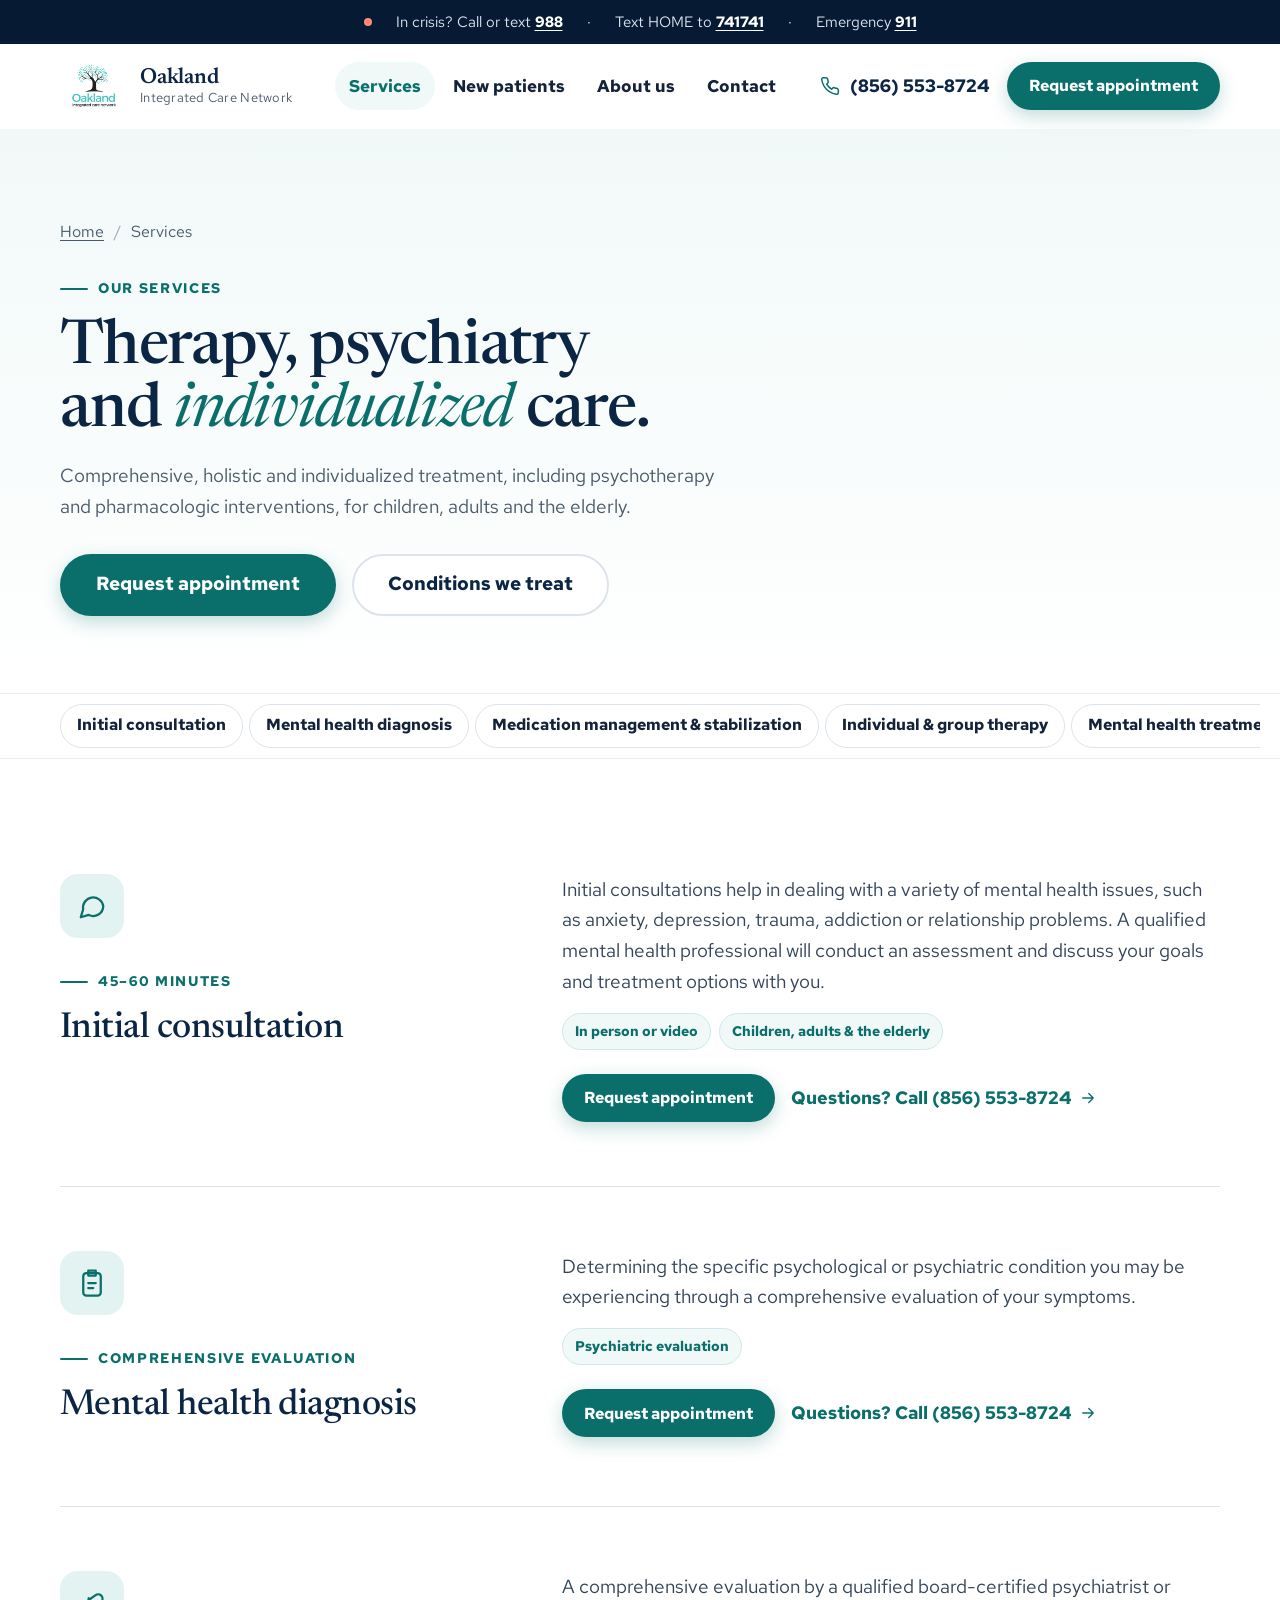
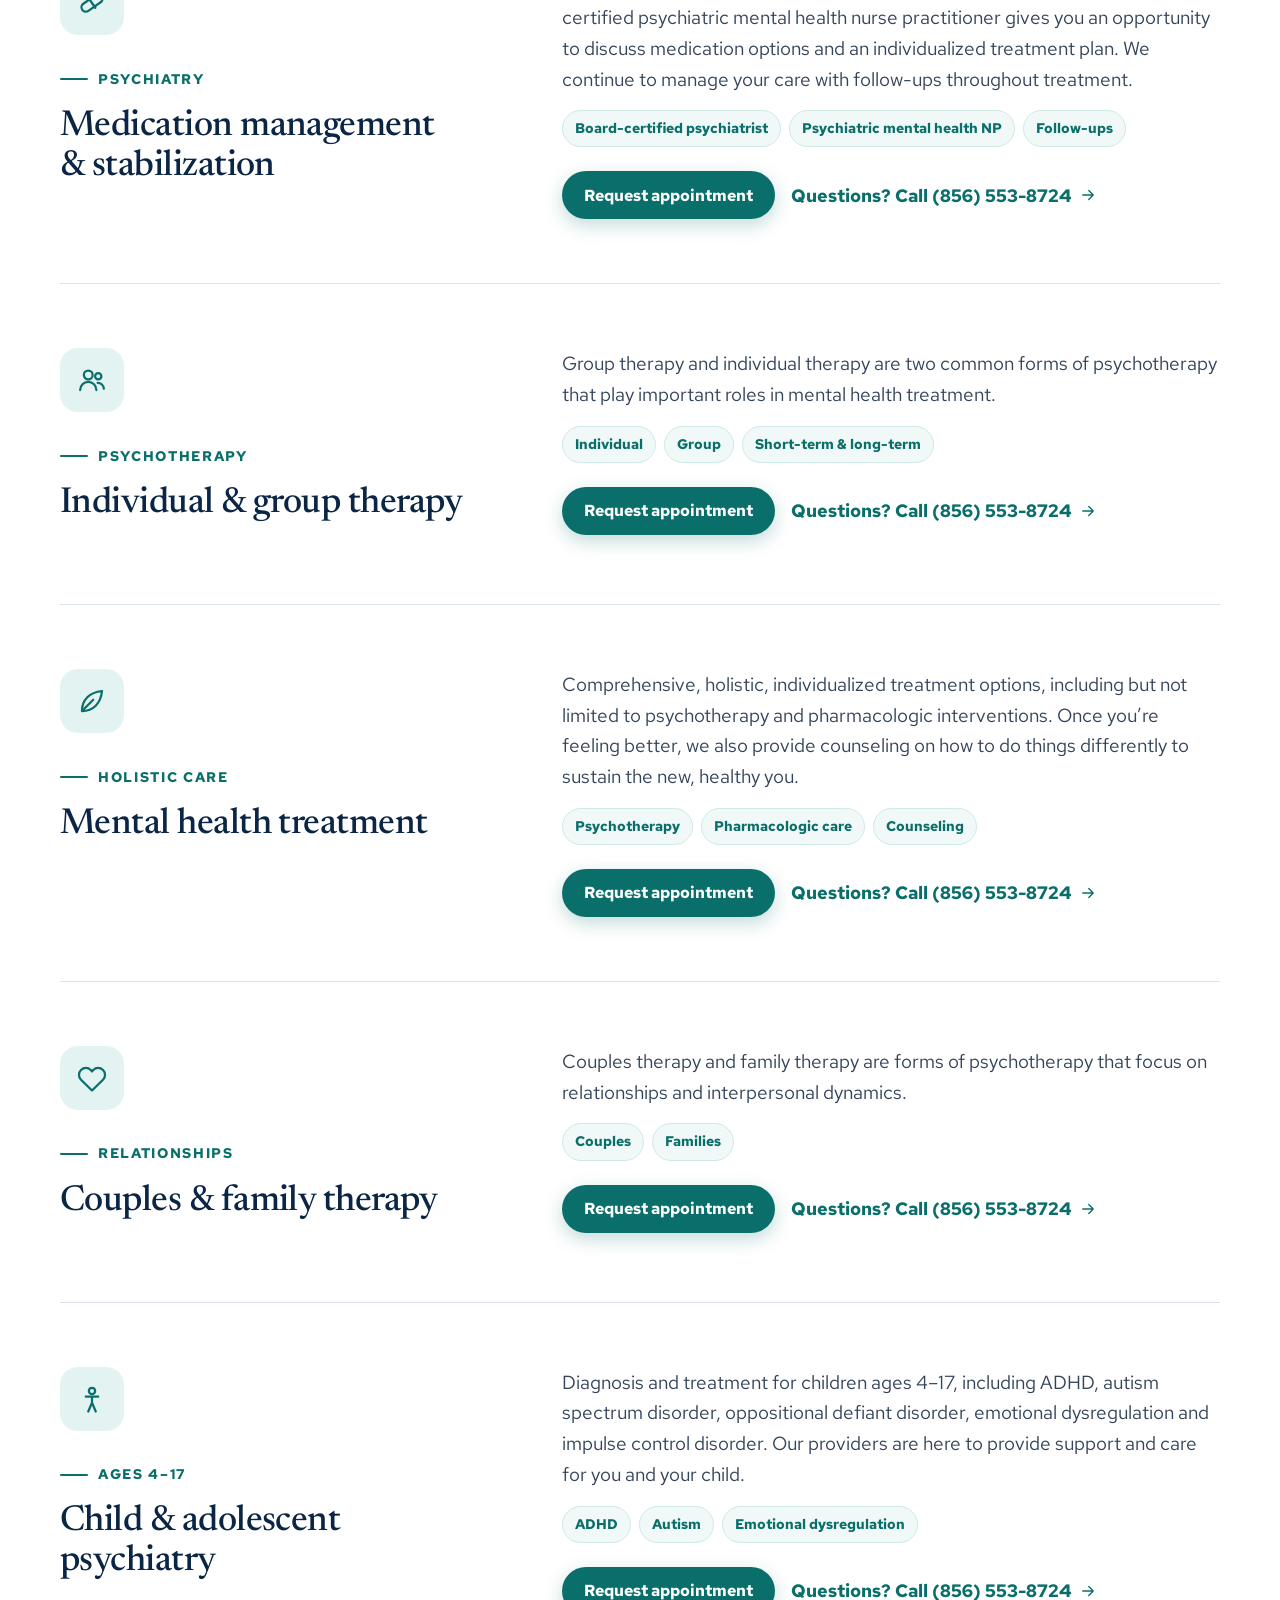
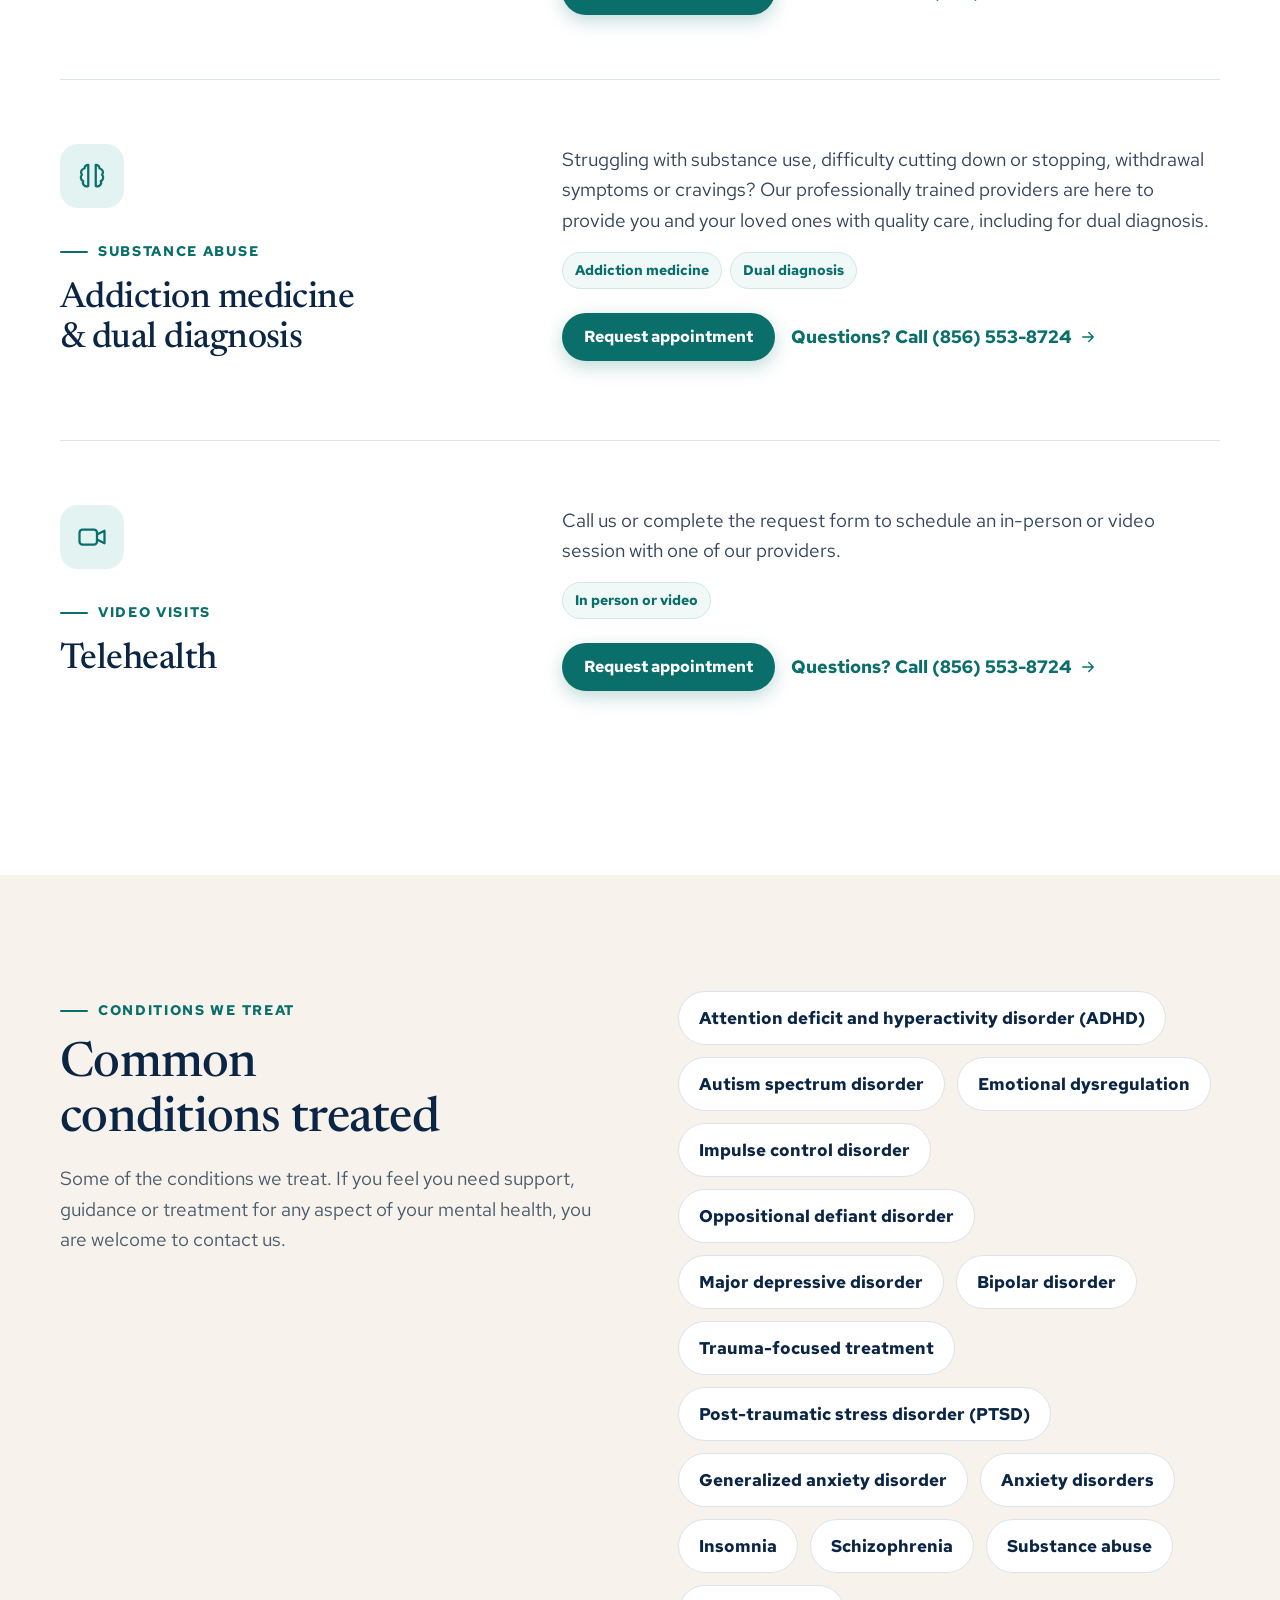
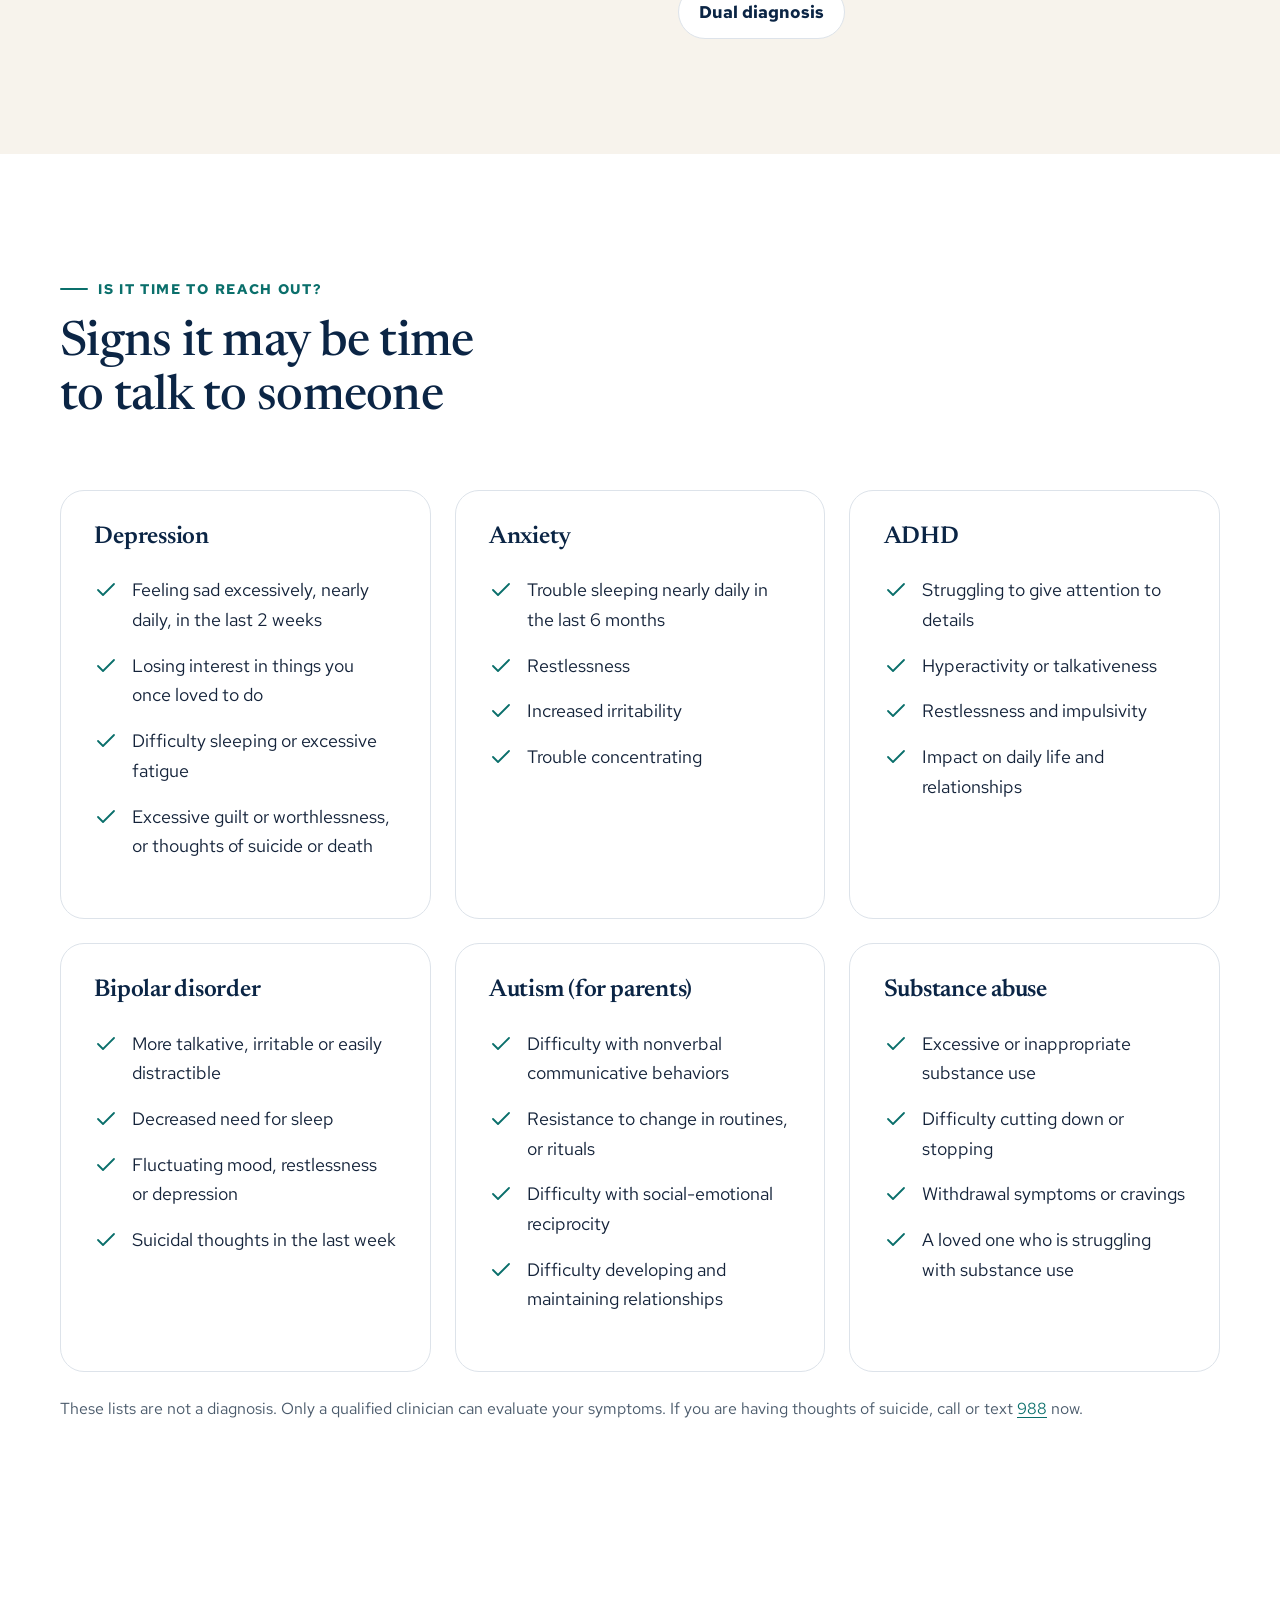
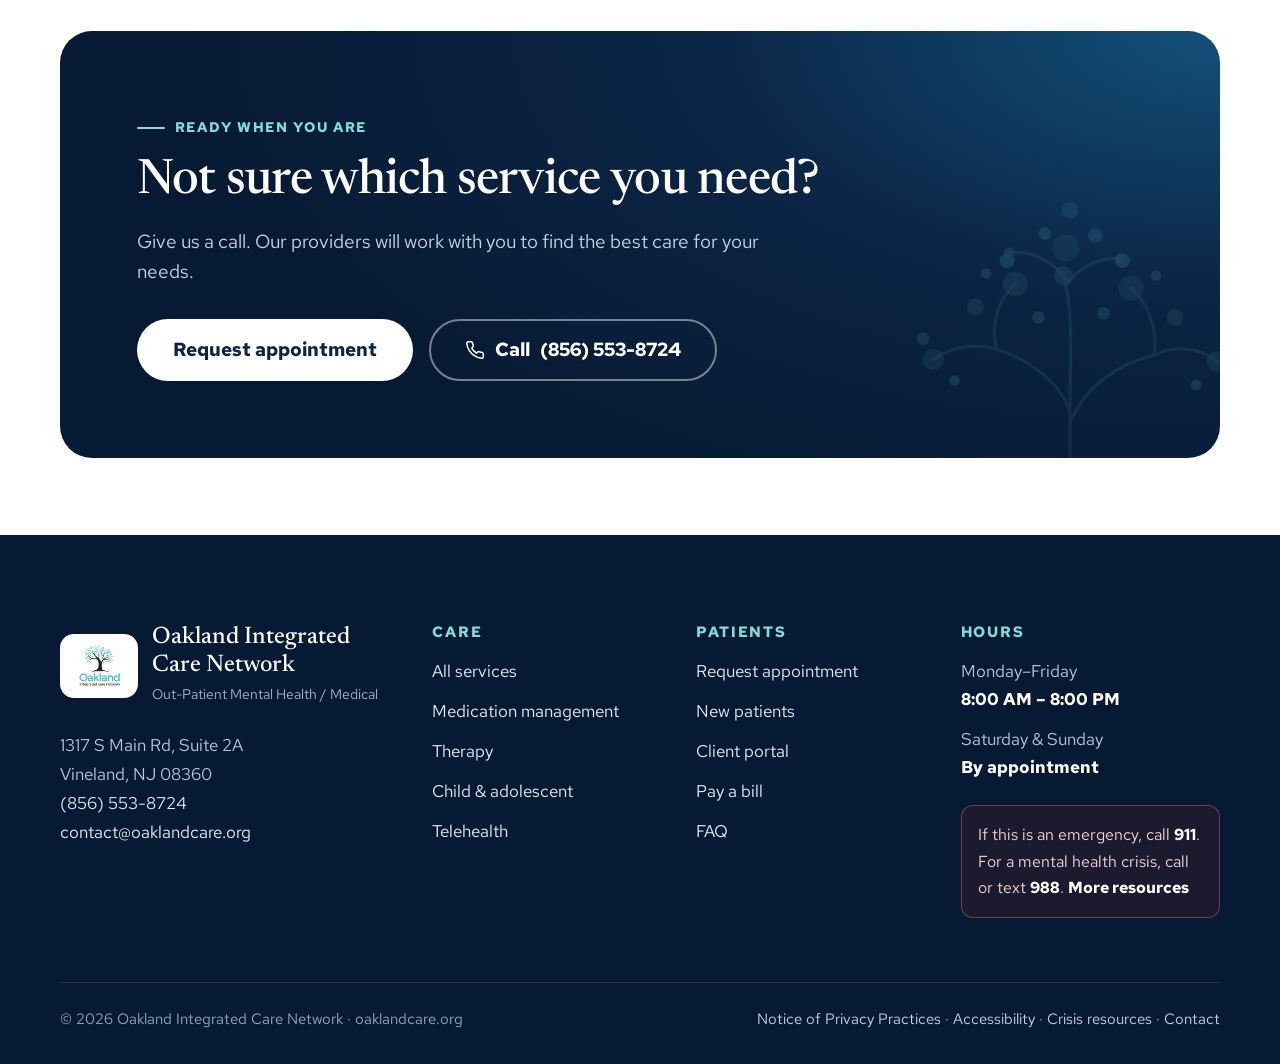
<file: services.html>
<!doctype html>
<html lang="en"><head><meta charset="utf-8"><meta name="viewport" content="width=device-width,initial-scale=1">
<title>Services | Oakland Integrated Care Network</title><meta name="description" content="Therapy, psychiatry, medication management, couples and family therapy, child and adolescent care and telehealth in Vineland, NJ.">
<meta name="theme-color" content="#0b2545"><link rel="icon" href="img/logo.png">
<link rel="preload" href="fonts/redhat-text.woff2" as="font" type="font/woff2" crossorigin><link rel="preload" href="fonts/newsreader.woff2" as="font" type="font/woff2" crossorigin>
<link rel="stylesheet" href="css/site.css"></head>
<body>
<a class="skip" href="#main">Skip to main content</a>
<div class="crisis-bar"><div class="wrap"><span class="dot" aria-hidden="true"></span><span>In crisis? Call or text <a href="tel:988">988</a></span><span class="sep" aria-hidden="true">·</span><span class="cb-text">Text HOME to <a href="sms:741741">741741</a></span><span class="sep" aria-hidden="true">·</span><span>Emergency <a href="tel:911">911</a></span></div></div>
<header class="hdr"><div class="wrap">
<a class="brand" href="index.html" aria-label="Oakland Integrated Care Network, home"><img src="img/logo.png" alt="" width="66" height="54"><span class="brand-text"><b>Oakland</b><small>Integrated Care Network</small></span></a>
<nav class="nav" aria-label="Main"><a href="services.html" aria-current="page">Services</a><a href="new-patients.html">New patients</a><a href="about.html">About us</a><a href="contact.html">Contact</a></nav>
<div class="hdr-actions"><a class="call-link" href="tel:+18565538724" aria-label="Call (856) 553-8724"><svg viewBox="0 0 24 24" fill="none" stroke="currentColor" stroke-width="1.8" stroke-linecap="round" stroke-linejoin="round" aria-hidden="true" focusable="false"><path d="M22 16.9v3a2 2 0 0 1-2.2 2 19.8 19.8 0 0 1-8.6-3.1 19.5 19.5 0 0 1-6-6A19.8 19.8 0 0 1 2.1 4.2 2 2 0 0 1 4.1 2h3a2 2 0 0 1 2 1.7c.1.9.4 1.8.7 2.7a2 2 0 0 1-.5 2.1L8 9.8a16 16 0 0 0 6 6l1.3-1.3a2 2 0 0 1 2.1-.4c.9.3 1.8.6 2.7.7a2 2 0 0 1 1.7 2z"/></svg><span class="lbl">(856) 553-8724</span></a><a class="btn btn-primary btn-sm" href="request-appointment.html">Request appointment</a>
<button class="burger" type="button" aria-expanded="false" aria-controls="mnav" aria-label="Open menu"><svg viewBox="0 0 24 24" fill="none" stroke="currentColor" stroke-width="1.8" stroke-linecap="round" stroke-linejoin="round" aria-hidden="true" focusable="false"><path d="M4 7h16M4 12h16M4 17h16"/></svg></button></div>
</div></header>
<nav id="mnav" class="mnav" aria-label="Mobile" hidden><a class="ml" href="services.html">Services<svg viewBox="0 0 24 24" fill="none" stroke="currentColor" stroke-width="1.8" stroke-linecap="round" stroke-linejoin="round" aria-hidden="true" focusable="false"><path d="M5 12h14M13 6l6 6-6 6"/></svg></a><a class="ml" href="new-patients.html">New patients<svg viewBox="0 0 24 24" fill="none" stroke="currentColor" stroke-width="1.8" stroke-linecap="round" stroke-linejoin="round" aria-hidden="true" focusable="false"><path d="M5 12h14M13 6l6 6-6 6"/></svg></a><a class="ml" href="about.html">About us<svg viewBox="0 0 24 24" fill="none" stroke="currentColor" stroke-width="1.8" stroke-linecap="round" stroke-linejoin="round" aria-hidden="true" focusable="false"><path d="M5 12h14M13 6l6 6-6 6"/></svg></a><a class="ml" href="contact.html">Contact<svg viewBox="0 0 24 24" fill="none" stroke="currentColor" stroke-width="1.8" stroke-linecap="round" stroke-linejoin="round" aria-hidden="true" focusable="false"><path d="M5 12h14M13 6l6 6-6 6"/></svg></a><a class="ml" href="pay.html">Pay a bill<svg viewBox="0 0 24 24" fill="none" stroke="currentColor" stroke-width="1.8" stroke-linecap="round" stroke-linejoin="round" aria-hidden="true" focusable="false"><path d="M5 12h14M13 6l6 6-6 6"/></svg></a><a class="ml" href="crisis.html">Crisis resources<svg viewBox="0 0 24 24" fill="none" stroke="currentColor" stroke-width="1.8" stroke-linecap="round" stroke-linejoin="round" aria-hidden="true" focusable="false"><path d="M5 12h14M13 6l6 6-6 6"/></svg></a>
<a class="btn btn-primary btn-lg" href="request-appointment.html">Request appointment</a><a class="btn btn-ghost btn-lg" href="tel:+18565538724"><svg viewBox="0 0 24 24" fill="none" stroke="currentColor" stroke-width="1.8" stroke-linecap="round" stroke-linejoin="round" aria-hidden="true" focusable="false"><path d="M22 16.9v3a2 2 0 0 1-2.2 2 19.8 19.8 0 0 1-8.6-3.1 19.5 19.5 0 0 1-6-6A19.8 19.8 0 0 1 2.1 4.2 2 2 0 0 1 4.1 2h3a2 2 0 0 1 2 1.7c.1.9.4 1.8.7 2.7a2 2 0 0 1-.5 2.1L8 9.8a16 16 0 0 0 6 6l1.3-1.3a2 2 0 0 1 2.1-.4c.9.3 1.8.6 2.7.7a2 2 0 0 1 1.7 2z"/></svg> Call (856) 553-8724</a>
<p class="mfoot">1317 S Main Rd, Suite 2A, Vineland, NJ 08360<br>Mon–Fri 8 AM–8 PM · Weekend appointments available</p></nav>
<main id="main">
<section class="phero"><div class="wrap">
<ol class="crumbs" aria-label="Breadcrumb"><li><a href="index.html">Home</a></li><li aria-current="page">Services</li></ol>
<p class="eyebrow">Our services</p><h1>Therapy, psychiatry and <em>individualized</em> care.</h1><p class="lead">Comprehensive, holistic and individualized treatment, including psychotherapy and pharmacologic interventions, for children, adults and the elderly.</p><div class="btn-row"><a class="btn btn-primary btn-lg" href="request-appointment.html">Request appointment</a><a class="btn btn-ghost btn-lg" href="#conditions">Conditions we treat</a></div></div></section>
<nav class="subnav" aria-label="Services on this page"><div class="wrap"><a href="#consult">Initial consultation</a><a href="#diagnosis">Mental health diagnosis</a><a href="#medication">Medication management &amp; stabilization</a><a href="#therapy">Individual &amp; group therapy</a><a href="#treatment">Mental health treatment</a><a href="#family">Couples &amp; family therapy</a><a href="#child">Child &amp; adolescent psychiatry</a><a href="#substance">Addiction medicine &amp; dual diagnosis</a><a href="#telehealth">Telehealth</a><a href="#conditions">Conditions</a></div></nav>
<section class="sec"><div class="wrap"><article class="svc-row reveal" id="consult"><div><span class="ic"><svg viewBox="0 0 24 24" fill="none" stroke="currentColor" stroke-width="1.8" stroke-linecap="round" stroke-linejoin="round" aria-hidden="true" focusable="false"><path d="M21 12a8 8 0 0 1-11.7 7.1L3 21l1.9-6.3A8 8 0 1 1 21 12z"/></svg></span><p class="eyebrow">45–60 minutes</p><h2>Initial consultation</h2></div><div><p class="lead" style="color:#33445a">Initial consultations help in dealing with a variety of mental health issues, such as anxiety, depression, trauma, addiction or relationship problems. A qualified mental health professional will conduct an assessment and discuss your goals and treatment options with you.</p><div class="tags"><span class="chip">In person or video</span><span class="chip">Children, adults &amp; the elderly</span></div><div class="btn-row" style="margin-top:24px"><a class="btn btn-primary btn-sm" href="request-appointment.html">Request appointment</a><a class="tlink" href="tel:+18565538724">Questions? Call (856) 553-8724 <svg viewBox="0 0 24 24" fill="none" stroke="currentColor" stroke-width="1.8" stroke-linecap="round" stroke-linejoin="round" aria-hidden="true" focusable="false"><path d="M5 12h14M13 6l6 6-6 6"/></svg></a></div></div></article><article class="svc-row reveal" id="diagnosis"><div><span class="ic"><svg viewBox="0 0 24 24" fill="none" stroke="currentColor" stroke-width="1.8" stroke-linecap="round" stroke-linejoin="round" aria-hidden="true" focusable="false"><rect x="5" y="4" width="14" height="18" rx="2.5"/><path d="M9 2h6v4H9zM9 12h6M9 16h4"/></svg></span><p class="eyebrow">Comprehensive evaluation</p><h2>Mental health diagnosis</h2></div><div><p class="lead" style="color:#33445a">Determining the specific psychological or psychiatric condition you may be experiencing through a comprehensive evaluation of your symptoms.</p><div class="tags"><span class="chip">Psychiatric evaluation</span></div><div class="btn-row" style="margin-top:24px"><a class="btn btn-primary btn-sm" href="request-appointment.html">Request appointment</a><a class="tlink" href="tel:+18565538724">Questions? Call (856) 553-8724 <svg viewBox="0 0 24 24" fill="none" stroke="currentColor" stroke-width="1.8" stroke-linecap="round" stroke-linejoin="round" aria-hidden="true" focusable="false"><path d="M5 12h14M13 6l6 6-6 6"/></svg></a></div></div></article><article class="svc-row reveal" id="medication"><div><span class="ic"><svg viewBox="0 0 24 24" fill="none" stroke="currentColor" stroke-width="1.8" stroke-linecap="round" stroke-linejoin="round" aria-hidden="true" focusable="false"><rect x="2.5" y="8.5" width="19" height="7" rx="3.5" transform="rotate(-35 12 12)"/><path d="m9.3 8.2 5.4 7.6"/></svg></span><p class="eyebrow">Psychiatry</p><h2>Medication management &amp; stabilization</h2></div><div><p class="lead" style="color:#33445a">A comprehensive evaluation by a qualified board-certified psychiatrist or certified psychiatric mental health nurse practitioner gives you an opportunity to discuss medication options and an individualized treatment plan. We continue to manage your care with follow-ups throughout treatment.</p><div class="tags"><span class="chip">Board-certified psychiatrist</span><span class="chip">Psychiatric mental health NP</span><span class="chip">Follow-ups</span></div><div class="btn-row" style="margin-top:24px"><a class="btn btn-primary btn-sm" href="request-appointment.html">Request appointment</a><a class="tlink" href="tel:+18565538724">Questions? Call (856) 553-8724 <svg viewBox="0 0 24 24" fill="none" stroke="currentColor" stroke-width="1.8" stroke-linecap="round" stroke-linejoin="round" aria-hidden="true" focusable="false"><path d="M5 12h14M13 6l6 6-6 6"/></svg></a></div></div></article><article class="svc-row reveal" id="therapy"><div><span class="ic"><svg viewBox="0 0 24 24" fill="none" stroke="currentColor" stroke-width="1.8" stroke-linecap="round" stroke-linejoin="round" aria-hidden="true" focusable="false"><circle cx="9" cy="8" r="3.5"/><path d="M2.5 20a6.5 6.5 0 0 1 13 0"/><circle cx="17" cy="9" r="2.5"/><path d="M16.5 14.2A5 5 0 0 1 21.5 19"/></svg></span><p class="eyebrow">Psychotherapy</p><h2>Individual &amp; group therapy</h2></div><div><p class="lead" style="color:#33445a">Group therapy and individual therapy are two common forms of psychotherapy that play important roles in mental health treatment.</p><div class="tags"><span class="chip">Individual</span><span class="chip">Group</span><span class="chip">Short-term &amp; long-term</span></div><div class="btn-row" style="margin-top:24px"><a class="btn btn-primary btn-sm" href="request-appointment.html">Request appointment</a><a class="tlink" href="tel:+18565538724">Questions? Call (856) 553-8724 <svg viewBox="0 0 24 24" fill="none" stroke="currentColor" stroke-width="1.8" stroke-linecap="round" stroke-linejoin="round" aria-hidden="true" focusable="false"><path d="M5 12h14M13 6l6 6-6 6"/></svg></a></div></div></article><article class="svc-row reveal" id="treatment"><div><span class="ic"><svg viewBox="0 0 24 24" fill="none" stroke="currentColor" stroke-width="1.8" stroke-linecap="round" stroke-linejoin="round" aria-hidden="true" focusable="false"><path d="M4 20c0-9 6-15 16-16-1 10-7 16-16 16z"/><path d="M4 20 13 11"/></svg></span><p class="eyebrow">Holistic care</p><h2>Mental health treatment</h2></div><div><p class="lead" style="color:#33445a">Comprehensive, holistic, individualized treatment options, including but not limited to psychotherapy and pharmacologic interventions. Once you’re feeling better, we also provide counseling on how to do things differently to sustain the new, healthy you.</p><div class="tags"><span class="chip">Psychotherapy</span><span class="chip">Pharmacologic care</span><span class="chip">Counseling</span></div><div class="btn-row" style="margin-top:24px"><a class="btn btn-primary btn-sm" href="request-appointment.html">Request appointment</a><a class="tlink" href="tel:+18565538724">Questions? Call (856) 553-8724 <svg viewBox="0 0 24 24" fill="none" stroke="currentColor" stroke-width="1.8" stroke-linecap="round" stroke-linejoin="round" aria-hidden="true" focusable="false"><path d="M5 12h14M13 6l6 6-6 6"/></svg></a></div></div></article><article class="svc-row reveal" id="family"><div><span class="ic"><svg viewBox="0 0 24 24" fill="none" stroke="currentColor" stroke-width="1.8" stroke-linecap="round" stroke-linejoin="round" aria-hidden="true" focusable="false"><path d="M20.8 5.6a5.5 5.5 0 0 0-7.8 0L12 6.7l-1-1.1a5.5 5.5 0 0 0-7.8 7.8L12 22l8.8-8.6a5.5 5.5 0 0 0 0-7.8z"/></svg></span><p class="eyebrow">Relationships</p><h2>Couples &amp; family therapy</h2></div><div><p class="lead" style="color:#33445a">Couples therapy and family therapy are forms of psychotherapy that focus on relationships and interpersonal dynamics.</p><div class="tags"><span class="chip">Couples</span><span class="chip">Families</span></div><div class="btn-row" style="margin-top:24px"><a class="btn btn-primary btn-sm" href="request-appointment.html">Request appointment</a><a class="tlink" href="tel:+18565538724">Questions? Call (856) 553-8724 <svg viewBox="0 0 24 24" fill="none" stroke="currentColor" stroke-width="1.8" stroke-linecap="round" stroke-linejoin="round" aria-hidden="true" focusable="false"><path d="M5 12h14M13 6l6 6-6 6"/></svg></a></div></div></article><article class="svc-row reveal" id="child"><div><span class="ic"><svg viewBox="0 0 24 24" fill="none" stroke="currentColor" stroke-width="1.8" stroke-linecap="round" stroke-linejoin="round" aria-hidden="true" focusable="false"><circle cx="12" cy="5.5" r="2.5"/><path d="M7 10h10M12 10v5M9 22l3-7 3 7"/></svg></span><p class="eyebrow">Ages 4–17</p><h2>Child &amp; adolescent psychiatry</h2></div><div><p class="lead" style="color:#33445a">Diagnosis and treatment for children ages 4–17, including ADHD, autism spectrum disorder, oppositional defiant disorder, emotional dysregulation and impulse control disorder. Our providers are here to provide support and care for you and your child.</p><div class="tags"><span class="chip">ADHD</span><span class="chip">Autism</span><span class="chip">Emotional dysregulation</span></div><div class="btn-row" style="margin-top:24px"><a class="btn btn-primary btn-sm" href="request-appointment.html">Request appointment</a><a class="tlink" href="tel:+18565538724">Questions? Call (856) 553-8724 <svg viewBox="0 0 24 24" fill="none" stroke="currentColor" stroke-width="1.8" stroke-linecap="round" stroke-linejoin="round" aria-hidden="true" focusable="false"><path d="M5 12h14M13 6l6 6-6 6"/></svg></a></div></div></article><article class="svc-row reveal" id="substance"><div><span class="ic"><svg viewBox="0 0 24 24" fill="none" stroke="currentColor" stroke-width="1.8" stroke-linecap="round" stroke-linejoin="round" aria-hidden="true" focusable="false"><path d="M9 3a3 3 0 0 0-3 3 3 3 0 0 0-2 5 3 3 0 0 0 1 5 3 3 0 0 0 4 4V3zM15 3a3 3 0 0 1 3 3 3 3 0 0 1 2 5 3 3 0 0 1-1 5 3 3 0 0 1-4 4V3z"/></svg></span><p class="eyebrow">Substance abuse</p><h2>Addiction medicine &amp; dual diagnosis</h2></div><div><p class="lead" style="color:#33445a">Struggling with substance use, difficulty cutting down or stopping, withdrawal symptoms or cravings? Our professionally trained providers are here to provide you and your loved ones with quality care, including for dual diagnosis.</p><div class="tags"><span class="chip">Addiction medicine</span><span class="chip">Dual diagnosis</span></div><div class="btn-row" style="margin-top:24px"><a class="btn btn-primary btn-sm" href="request-appointment.html">Request appointment</a><a class="tlink" href="tel:+18565538724">Questions? Call (856) 553-8724 <svg viewBox="0 0 24 24" fill="none" stroke="currentColor" stroke-width="1.8" stroke-linecap="round" stroke-linejoin="round" aria-hidden="true" focusable="false"><path d="M5 12h14M13 6l6 6-6 6"/></svg></a></div></div></article><article class="svc-row reveal" id="telehealth"><div><span class="ic"><svg viewBox="0 0 24 24" fill="none" stroke="currentColor" stroke-width="1.8" stroke-linecap="round" stroke-linejoin="round" aria-hidden="true" focusable="false"><rect x="2" y="6" width="14" height="12" rx="2.5"/><path d="m16 10 6-3v10l-6-3"/></svg></span><p class="eyebrow">Video visits</p><h2>Telehealth</h2></div><div><p class="lead" style="color:#33445a">Call us or complete the request form to schedule an in-person or video session with one of our providers.</p><div class="tags"><span class="chip">In person or video</span></div><div class="btn-row" style="margin-top:24px"><a class="btn btn-primary btn-sm" href="request-appointment.html">Request appointment</a><a class="tlink" href="tel:+18565538724">Questions? Call (856) 553-8724 <svg viewBox="0 0 24 24" fill="none" stroke="currentColor" stroke-width="1.8" stroke-linecap="round" stroke-linejoin="round" aria-hidden="true" focusable="false"><path d="M5 12h14M13 6l6 6-6 6"/></svg></a></div></div></article></div></section>
<section class="sec bg-sand" id="conditions" aria-labelledby="c-h"><div class="wrap split top">
<div class="reveal"><p class="eyebrow">Conditions we treat</p><h2 id="c-h">Common conditions treated</h2><p class="lead">Some of the conditions we treat. If you feel you need support, guidance or treatment for any aspect of your mental health, you are welcome to contact us.</p></div>
<ul class="cond reveal"><li>Attention deficit and hyperactivity disorder (ADHD)</li><li>Autism spectrum disorder</li><li>Emotional dysregulation</li><li>Impulse control disorder</li><li>Oppositional defiant disorder</li><li>Major depressive disorder</li><li>Bipolar disorder</li><li>Trauma-focused treatment</li><li>Post-traumatic stress disorder (PTSD)</li><li>Generalized anxiety disorder</li><li>Anxiety disorders</li><li>Insomnia</li><li>Schizophrenia</li><li>Substance abuse</li><li>Dual diagnosis</li></ul></div></section>
<section class="sec" aria-labelledby="check-h"><div class="wrap">
<div class="sec-head reveal"><p class="eyebrow">Is it time to reach out?</p><h2 id="check-h">Signs it may be time to talk to someone</h2></div>
<div class="grid g3">
<div class="card reveal"><h3>Depression</h3><ul class="checks"><li><svg viewBox="0 0 24 24" fill="none" stroke="currentColor" stroke-width="1.8" stroke-linecap="round" stroke-linejoin="round" aria-hidden="true" focusable="false"><path d="M20 6 9 17l-5-5"/></svg><span>Feeling sad excessively, nearly daily, in the last 2 weeks</span></li><li><svg viewBox="0 0 24 24" fill="none" stroke="currentColor" stroke-width="1.8" stroke-linecap="round" stroke-linejoin="round" aria-hidden="true" focusable="false"><path d="M20 6 9 17l-5-5"/></svg><span>Losing interest in things you once loved to do</span></li><li><svg viewBox="0 0 24 24" fill="none" stroke="currentColor" stroke-width="1.8" stroke-linecap="round" stroke-linejoin="round" aria-hidden="true" focusable="false"><path d="M20 6 9 17l-5-5"/></svg><span>Difficulty sleeping or excessive fatigue</span></li><li><svg viewBox="0 0 24 24" fill="none" stroke="currentColor" stroke-width="1.8" stroke-linecap="round" stroke-linejoin="round" aria-hidden="true" focusable="false"><path d="M20 6 9 17l-5-5"/></svg><span>Excessive guilt or worthlessness, or thoughts of suicide or death</span></li></ul></div>
<div class="card reveal"><h3>Anxiety</h3><ul class="checks"><li><svg viewBox="0 0 24 24" fill="none" stroke="currentColor" stroke-width="1.8" stroke-linecap="round" stroke-linejoin="round" aria-hidden="true" focusable="false"><path d="M20 6 9 17l-5-5"/></svg><span>Trouble sleeping nearly daily in the last 6 months</span></li><li><svg viewBox="0 0 24 24" fill="none" stroke="currentColor" stroke-width="1.8" stroke-linecap="round" stroke-linejoin="round" aria-hidden="true" focusable="false"><path d="M20 6 9 17l-5-5"/></svg><span>Restlessness</span></li><li><svg viewBox="0 0 24 24" fill="none" stroke="currentColor" stroke-width="1.8" stroke-linecap="round" stroke-linejoin="round" aria-hidden="true" focusable="false"><path d="M20 6 9 17l-5-5"/></svg><span>Increased irritability</span></li><li><svg viewBox="0 0 24 24" fill="none" stroke="currentColor" stroke-width="1.8" stroke-linecap="round" stroke-linejoin="round" aria-hidden="true" focusable="false"><path d="M20 6 9 17l-5-5"/></svg><span>Trouble concentrating</span></li></ul></div>
<div class="card reveal"><h3>ADHD</h3><ul class="checks"><li><svg viewBox="0 0 24 24" fill="none" stroke="currentColor" stroke-width="1.8" stroke-linecap="round" stroke-linejoin="round" aria-hidden="true" focusable="false"><path d="M20 6 9 17l-5-5"/></svg><span>Struggling to give attention to details</span></li><li><svg viewBox="0 0 24 24" fill="none" stroke="currentColor" stroke-width="1.8" stroke-linecap="round" stroke-linejoin="round" aria-hidden="true" focusable="false"><path d="M20 6 9 17l-5-5"/></svg><span>Hyperactivity or talkativeness</span></li><li><svg viewBox="0 0 24 24" fill="none" stroke="currentColor" stroke-width="1.8" stroke-linecap="round" stroke-linejoin="round" aria-hidden="true" focusable="false"><path d="M20 6 9 17l-5-5"/></svg><span>Restlessness and impulsivity</span></li><li><svg viewBox="0 0 24 24" fill="none" stroke="currentColor" stroke-width="1.8" stroke-linecap="round" stroke-linejoin="round" aria-hidden="true" focusable="false"><path d="M20 6 9 17l-5-5"/></svg><span>Impact on daily life and relationships</span></li></ul></div>
<div class="card reveal"><h3>Bipolar disorder</h3><ul class="checks"><li><svg viewBox="0 0 24 24" fill="none" stroke="currentColor" stroke-width="1.8" stroke-linecap="round" stroke-linejoin="round" aria-hidden="true" focusable="false"><path d="M20 6 9 17l-5-5"/></svg><span>More talkative, irritable or easily distractible</span></li><li><svg viewBox="0 0 24 24" fill="none" stroke="currentColor" stroke-width="1.8" stroke-linecap="round" stroke-linejoin="round" aria-hidden="true" focusable="false"><path d="M20 6 9 17l-5-5"/></svg><span>Decreased need for sleep</span></li><li><svg viewBox="0 0 24 24" fill="none" stroke="currentColor" stroke-width="1.8" stroke-linecap="round" stroke-linejoin="round" aria-hidden="true" focusable="false"><path d="M20 6 9 17l-5-5"/></svg><span>Fluctuating mood, restlessness or depression</span></li><li><svg viewBox="0 0 24 24" fill="none" stroke="currentColor" stroke-width="1.8" stroke-linecap="round" stroke-linejoin="round" aria-hidden="true" focusable="false"><path d="M20 6 9 17l-5-5"/></svg><span>Suicidal thoughts in the last week</span></li></ul></div>
<div class="card reveal"><h3>Autism (for parents)</h3><ul class="checks"><li><svg viewBox="0 0 24 24" fill="none" stroke="currentColor" stroke-width="1.8" stroke-linecap="round" stroke-linejoin="round" aria-hidden="true" focusable="false"><path d="M20 6 9 17l-5-5"/></svg><span>Difficulty with nonverbal communicative behaviors</span></li><li><svg viewBox="0 0 24 24" fill="none" stroke="currentColor" stroke-width="1.8" stroke-linecap="round" stroke-linejoin="round" aria-hidden="true" focusable="false"><path d="M20 6 9 17l-5-5"/></svg><span>Resistance to change in routines, or rituals</span></li><li><svg viewBox="0 0 24 24" fill="none" stroke="currentColor" stroke-width="1.8" stroke-linecap="round" stroke-linejoin="round" aria-hidden="true" focusable="false"><path d="M20 6 9 17l-5-5"/></svg><span>Difficulty with social-emotional reciprocity</span></li><li><svg viewBox="0 0 24 24" fill="none" stroke="currentColor" stroke-width="1.8" stroke-linecap="round" stroke-linejoin="round" aria-hidden="true" focusable="false"><path d="M20 6 9 17l-5-5"/></svg><span>Difficulty developing and maintaining relationships</span></li></ul></div>
<div class="card reveal"><h3>Substance abuse</h3><ul class="checks"><li><svg viewBox="0 0 24 24" fill="none" stroke="currentColor" stroke-width="1.8" stroke-linecap="round" stroke-linejoin="round" aria-hidden="true" focusable="false"><path d="M20 6 9 17l-5-5"/></svg><span>Excessive or inappropriate substance use</span></li><li><svg viewBox="0 0 24 24" fill="none" stroke="currentColor" stroke-width="1.8" stroke-linecap="round" stroke-linejoin="round" aria-hidden="true" focusable="false"><path d="M20 6 9 17l-5-5"/></svg><span>Difficulty cutting down or stopping</span></li><li><svg viewBox="0 0 24 24" fill="none" stroke="currentColor" stroke-width="1.8" stroke-linecap="round" stroke-linejoin="round" aria-hidden="true" focusable="false"><path d="M20 6 9 17l-5-5"/></svg><span>Withdrawal symptoms or cravings</span></li><li><svg viewBox="0 0 24 24" fill="none" stroke="currentColor" stroke-width="1.8" stroke-linecap="round" stroke-linejoin="round" aria-hidden="true" focusable="false"><path d="M20 6 9 17l-5-5"/></svg><span>A loved one who is struggling with substance use</span></li></ul></div>
</div><p class="muted small reveal" style="margin-top:24px">These lists are not a diagnosis. Only a qualified clinician can evaluate your symptoms. If you are having thoughts of suicide, call or text <a href="tel:988">988</a> now.</p>
</div></section>
<section class="sec tight"><div class="wrap"><div class="cta on-dark reveal"><svg class="deco" viewBox="0 0 400 360" fill="none" aria-hidden="true">
<g stroke="#7fe0d9" stroke-width="3" stroke-linecap="round" opacity=".55">
<path d="M200 360V230M200 240c-10-30-40-50-70-60M200 250c14-34 46-56 80-64M130 180c-20-6-44-2-60 10M130 180c-6-24 2-48 18-62M280 186c18-10 44-8 60 6M280 186c4-26-6-50-22-64M200 230c0-40 4-80-6-120M194 110c-14-16-34-24-52-22M196 120c12-18 32-28 52-26"/></g>
<g fill="#7fe0d9"><circle cx="70" cy="190" r="10" opacity="0.5"/><circle cx="60" cy="170" r="6" opacity="0.7"/><circle cx="148" cy="118" r="12" opacity="0.45"/><circle cx="140" cy="96" r="7" opacity="0.8"/><circle cx="142" cy="88" r="5" opacity="0.6"/><circle cx="340" cy="192" r="10" opacity="0.5"/><circle cx="352" cy="170" r="6" opacity="0.7"/><circle cx="258" cy="122" r="12" opacity="0.45"/><circle cx="250" cy="96" r="7" opacity="0.8"/><circle cx="194" cy="110" r="9" opacity="0.6"/><circle cx="196" cy="84" r="13" opacity="0.4"/><circle cx="176" cy="70" r="6" opacity="0.75"/><circle cx="224" cy="72" r="7" opacity="0.65"/><circle cx="248" cy="94" r="5" opacity="0.8"/><circle cx="110" cy="140" r="8" opacity="0.5"/><circle cx="300" cy="150" r="8" opacity="0.5"/><circle cx="90" cy="210" r="5" opacity="0.8"/><circle cx="320" cy="214" r="5" opacity="0.8"/><circle cx="170" cy="150" r="6" opacity="0.7"/><circle cx="232" cy="146" r="6" opacity="0.7"/><circle cx="200" cy="48" r="8" opacity="0.55"/><circle cx="120" cy="108" r="5" opacity="0.7"/><circle cx="282" cy="110" r="5" opacity="0.7"/></g></svg>
<p class="eyebrow">Ready when you are</p><h2>Not sure which service you need?</h2><p class="lead">Give us a call. Our providers will work with you to find the best care for your needs.</p>
<div class="btn-row" style="margin-top:32px"><a class="btn btn-light btn-lg" href="request-appointment.html">Request appointment</a><a class="btn btn-ghost btn-lg" href="tel:+18565538724"><svg viewBox="0 0 24 24" fill="none" stroke="currentColor" stroke-width="1.8" stroke-linecap="round" stroke-linejoin="round" aria-hidden="true" focusable="false"><path d="M22 16.9v3a2 2 0 0 1-2.2 2 19.8 19.8 0 0 1-8.6-3.1 19.5 19.5 0 0 1-6-6A19.8 19.8 0 0 1 2.1 4.2 2 2 0 0 1 4.1 2h3a2 2 0 0 1 2 1.7c.1.9.4 1.8.7 2.7a2 2 0 0 1-.5 2.1L8 9.8a16 16 0 0 0 6 6l1.3-1.3a2 2 0 0 1 2.1-.4c.9.3 1.8.6 2.7.7a2 2 0 0 1 1.7 2z"/></svg> Call <span class="nowrap">(856) 553-8724</span></a></div></div></div></section>
</main>
<footer class="ftr"><div class="wrap">
<div class="ftr-grid">
<div><div class="fbrand"><img src="img/logo.png" alt="" width="78" height="64"><span><b>Oakland Integrated<br>Care Network</b><small>Out-Patient Mental Health / Medical</small></span></div>
<address>1317 S Main Rd, Suite 2A<br>Vineland, NJ 08360<br><a href="tel:+18565538724">(856) 553-8724</a><br><a href="mailto:contact@oaklandcare.org">contact@oaklandcare.org</a></address></div>
<div><h3>Care</h3><ul><li><a href="services.html">All services</a></li><li><a href="services.html#medication">Medication management</a></li><li><a href="services.html#therapy">Therapy</a></li><li><a href="services.html#child">Child &amp; adolescent</a></li><li><a href="services.html#telehealth">Telehealth</a></li></ul></div>
<div><h3>Patients</h3><ul><li><a href="request-appointment.html">Request appointment</a></li><li><a href="new-patients.html">New patients</a></li><li><a href="https://www.therapyportal.com/p/oakland08094" target="_blank" rel="noopener">Client portal</a></li><li><a href="pay.html">Pay a bill</a></li><li><a href="new-patients.html#faq">FAQ</a></li></ul></div>
<div><h3>Hours</h3><ul><li>Monday–Friday<br><b style="color:#fff">8:00 AM – 8:00 PM</b></li><li>Saturday &amp; Sunday<br><b style="color:#fff">By appointment</b></li></ul>
<div class="crisis-mini">If this is an emergency, call <a href="tel:911">911</a>. For a mental health crisis, call or text <a href="tel:988">988</a>. <a href="crisis.html">More resources</a></div></div>
</div>
<div class="ftr-bottom"><span>© 2026 Oakland Integrated Care Network · oaklandcare.org</span><span><a href="privacy.html">Notice of Privacy Practices</a> · <a href="accessibility.html">Accessibility</a> · <a href="crisis.html">Crisis resources</a> · <a href="contact.html">Contact</a></span></div>
</div></footer>
<script src="js/site.js" defer></script>
</body></html>
</file>
<file: css/site.css>
/* Oakland Integrated Care Network — clinical, trustworthy, warm.
   Type: Newsreader (headings, self-hosted) + Red Hat Text (body, self-hosted). */
@font-face{font-family:"Newsreader";src:url(../fonts/newsreader.woff2) format("woff2");font-weight:400 700;font-style:normal;font-display:swap}
@font-face{font-family:"Newsreader";src:url(../fonts/newsreader-italic.woff2) format("woff2");font-weight:400;font-style:italic;font-display:swap}
@font-face{font-family:"Red Hat Text";src:url(../fonts/redhat-text.woff2) format("woff2");font-weight:400 700;font-style:normal;font-display:swap}

:root{
  --navy-900:#071a33; --navy:#0b2545; --navy-700:#16365e; --navy-100:#e7edf5;
  --teal:#0e8f8a; --teal-ink:#0a6f6b; --teal-dark:#085a57; --teal-100:#e3f3f1; --teal-50:#f1f9f8; --mint:#7fe0d9;
  --sand:#f7f3ec; --sand-200:#efe7da; --paper:#fbfaf7;
  --ink:#14233a; --muted:#4a5a6b; --line:#dde3ea; --line-2:#e9edf2;
  --alert:#b42318; --alert-50:#fdf1ef; --ph-bg:#fff6d6; --ph-ink:#6b4f00; --ph-line:#d4a72c;
  --ff-head:"Newsreader",Georgia,"Times New Roman",serif;
  --ff-body:"Red Hat Text",system-ui,-apple-system,"Segoe UI",sans-serif;
  --s1:4px;--s2:8px;--s3:12px;--s4:16px;--s5:24px;--s6:32px;--s7:48px;--s8:64px;--s9:96px;--s10:128px;
  --r-sm:10px;--r:16px;--r-lg:24px;--r-xl:32px;
  --shadow-sm:0 1px 2px rgba(11,37,69,.06),0 2px 8px rgba(11,37,69,.05);
  --shadow:0 2px 6px rgba(11,37,69,.06),0 14px 36px rgba(11,37,69,.10);
  --shadow-lg:0 4px 10px rgba(11,37,69,.08),0 30px 70px rgba(11,37,69,.18);
  --wrap:1240px; --hdr:84px;
  --ease:cubic-bezier(.2,.7,.2,1);
}
*,*::before,*::after{box-sizing:border-box}
html{-webkit-text-size-adjust:100%;scroll-padding-top:calc(var(--hdr) + 24px)}
@media (prefers-reduced-motion:no-preference){html{scroll-behavior:smooth}}
body{margin:0;font-family:var(--ff-body);font-size:18px;line-height:1.65;color:var(--ink);background:#fff;text-rendering:optimizeLegibility;-webkit-font-smoothing:antialiased}
img,svg{max-width:100%;display:block}
a{color:var(--teal-ink);text-underline-offset:3px;text-decoration-thickness:1px}
a:hover{color:var(--teal-dark)}
p{margin:0 0 var(--s4)}
h1,h2,h3,h4{font-family:var(--ff-head);color:var(--navy);font-weight:600;line-height:1.12;letter-spacing:-.01em;margin:0 0 var(--s4);text-wrap:balance}
h1{font-size:clamp(42px,5.4vw,72px);font-weight:500;letter-spacing:-.02em;line-height:1.04}
h2{font-size:clamp(34px,3.8vw,52px);font-weight:500;letter-spacing:-.015em}
h3{font-size:clamp(23px,1.9vw,27px)}
h4{font-size:21px}
h1 em,h2 em{font-style:italic;font-weight:400;color:var(--teal-ink)}
.on-dark h1 em,.on-dark h2 em{color:var(--mint)}
ul,ol{margin:0 0 var(--s4);padding-left:1.25em}
li{margin-bottom:var(--s2)}
:focus-visible{outline:3px solid var(--teal);outline-offset:3px;border-radius:6px}
.on-dark :focus-visible{outline-color:var(--mint)}
.skip{position:absolute;left:16px;top:-80px;z-index:200;background:var(--navy);color:#fff;padding:14px 22px;border-radius:12px;font-weight:700;text-decoration:none}
.skip:focus{top:12px;color:#fff}
.vh{position:absolute!important;width:1px;height:1px;overflow:hidden;clip:rect(0 0 0 0);white-space:nowrap}

.wrap{max-width:var(--wrap);margin:0 auto;padding:0 clamp(20px,4vw,40px)}
.sec{padding:clamp(72px,9vw,128px) 0}
.sec.tight{padding:clamp(56px,6vw,88px) 0}
.bg-sand{background:var(--sand)} .bg-paper{background:var(--paper)} .bg-teal{background:var(--teal-50)}
.bg-navy{background:var(--navy);color:#dfe8f2}
.on-dark h1,.on-dark h2,.on-dark h3,.on-dark h4{color:#fff}
.on-dark a:not(.btn){color:var(--mint)}
.eyebrow{display:inline-flex;align-items:center;gap:10px;font-family:var(--ff-body);font-size:14px;font-weight:700;letter-spacing:.12em;text-transform:uppercase;color:var(--teal-ink);margin:0 0 var(--s4)}
.eyebrow::before{content:"";width:28px;height:2px;background:currentColor;border-radius:2px}
.on-dark .eyebrow{color:var(--mint)}
.lead{font-size:clamp(19px,1.5vw,21px);line-height:1.6;color:var(--muted);max-width:680px}
.on-dark .lead{color:#c9d6e4}
.sec-head{max-width:760px;margin-bottom:clamp(40px,5vw,64px)}
.sec-head.center{margin-left:auto;margin-right:auto;text-align:center}
.sec-head.center .lead{margin-left:auto;margin-right:auto}
.sec-head.split{max-width:none;display:flex;justify-content:space-between;align-items:flex-end;gap:var(--s6);flex-wrap:wrap}
.sec-head.split>div{max-width:720px}
.muted{color:var(--muted)}
.small{font-size:16px}

/* Buttons */
.btn{--bh:56px;display:inline-flex;align-items:center;justify-content:center;gap:10px;min-height:var(--bh);padding:0 28px;border-radius:999px;font-family:var(--ff-body);font-size:18px;font-weight:700;line-height:1.2;text-decoration:none;border:2px solid transparent;cursor:pointer;transition:background .2s,color .2s,border-color .2s,transform .2s var(--ease),box-shadow .2s;white-space:nowrap}
.btn svg{width:20px;height:20px;flex:none}
.btn-primary{background:var(--teal-ink);color:#fff;box-shadow:0 6px 18px rgba(10,111,107,.25)}
.btn-primary:hover{background:var(--teal-dark);color:#fff;transform:translateY(-1px)}
.btn-navy{background:var(--navy);color:#fff}
.btn-navy:hover{background:var(--navy-700);color:#fff;transform:translateY(-1px)}
.btn-ghost{background:#fff;color:var(--navy);border-color:var(--line)}
.btn-ghost:hover{border-color:var(--navy);color:var(--navy)}
.on-dark .btn-ghost{background:transparent;color:#fff;border-color:rgba(255,255,255,.45)}
.on-dark .btn-ghost:hover{border-color:#fff;color:#fff;background:rgba(255,255,255,.06)}
.btn-light{background:#fff;color:var(--navy)} .btn-light:hover{background:var(--teal-100);color:var(--navy)}
.btn-alert{background:var(--alert);color:#fff} .btn-alert:hover{background:#912018;color:#fff}
.btn-lg{--bh:62px;padding:0 34px;font-size:19px}
.btn-sm{--bh:48px;padding:0 20px;font-size:16px}
.btn-row{display:flex;flex-wrap:wrap;gap:var(--s4);align-items:center}
.tlink{display:inline-flex;align-items:center;gap:8px;font-weight:700;color:var(--teal-ink);text-decoration:none}
.tlink svg{width:18px;height:18px;transition:transform .2s var(--ease)}
.tlink:hover svg{transform:translateX(3px)}

/* Crisis strip */
.crisis-bar{background:var(--navy-900);color:#dbe5f0;font-size:15px}
.crisis-bar .wrap{display:flex;align-items:center;justify-content:center;gap:var(--s3) var(--s5);flex-wrap:wrap;min-height:44px;padding-top:6px;padding-bottom:6px;text-align:center}
.crisis-bar a{color:#fff;font-weight:700}
.crisis-bar .dot{width:8px;height:8px;border-radius:50%;background:#ff8a7a;flex:none}

/* Header */
.hdr{position:sticky;top:0;z-index:100;background:rgba(255,255,255,.94);backdrop-filter:saturate(1.4) blur(10px);-webkit-backdrop-filter:saturate(1.4) blur(10px);border-bottom:1px solid transparent;transition:border-color .2s,box-shadow .2s}
.hdr.scrolled{border-bottom-color:var(--line-2);box-shadow:0 6px 24px rgba(11,37,69,.06)}
.hdr .wrap{display:flex;align-items:center;gap:var(--s5);height:var(--hdr)}
.brand{display:flex;align-items:center;gap:14px;text-decoration:none;color:var(--navy);flex:none}
.brand img{height:54px;width:auto}
.brand-text{display:flex;flex-direction:column;line-height:1.15}
.brand-text b{font-family:var(--ff-head);font-size:22px;font-weight:600;letter-spacing:-.01em}
.brand-text small{font-size:13px;color:var(--muted);letter-spacing:.02em}
.nav{display:flex;align-items:center;gap:4px;margin-left:auto}
.nav a{white-space:nowrap;display:inline-flex;align-items:center;min-height:48px;padding:0 14px;border-radius:999px;font-weight:700;font-size:17px;color:var(--ink);text-decoration:none;transition:background .2s,color .2s}
.nav a:hover{background:var(--teal-50);color:var(--teal-ink)}
.nav a[aria-current="page"]{color:var(--teal-ink);background:var(--teal-50)}
.hdr-actions{display:flex;align-items:center;gap:var(--s3)}
.call-link{display:inline-flex;align-items:center;gap:10px;min-height:48px;padding:0 6px;font-weight:700;color:var(--navy);text-decoration:none;white-space:nowrap}
.call-link svg{width:20px;height:20px;color:var(--teal-ink)}
.call-link:hover{color:var(--teal-ink)}
.burger{display:none;align-items:center;justify-content:center;width:52px;height:52px;border-radius:14px;border:1.5px solid var(--line);background:#fff;color:var(--navy);cursor:pointer}
.burger svg{width:24px;height:24px}
.mnav{display:none}
@media (max-width:1180px){.nav{display:none}.burger{display:inline-flex}.hdr-actions{margin-left:auto}}
@media (max-width:720px){
  :root{--hdr:72px}
  .brand img{height:46px}.brand-text b{font-size:19px}.brand-text small{display:none}
  .call-link .lbl{display:none}.call-link{width:52px;height:52px;justify-content:center;border:1.5px solid var(--line);border-radius:14px;padding:0}
  .hdr-actions .btn{display:none}
  .hdr .wrap{gap:var(--s3)}
}
@media (max-width:380px){.brand-text{display:none}}
.mnav{position:fixed;inset:var(--hdr) 0 0 0;background:#fff;z-index:99;overflow-y:auto;padding:var(--s5) clamp(20px,4vw,40px) var(--s7);border-top:1px solid var(--line-2)}
body.nav-open .mnav{display:block}
body.nav-open{overflow:hidden}
.mnav a.ml{display:flex;justify-content:space-between;align-items:center;min-height:60px;font-family:var(--ff-head);font-size:26px;color:var(--navy);text-decoration:none;border-bottom:1px solid var(--line-2)}
.mnav .btn{width:100%;margin-top:var(--s4)}
.mnav .mfoot{margin-top:var(--s6);color:var(--muted);font-size:16px}

/* Hero */
.hero{position:relative;overflow:hidden;background:linear-gradient(180deg,#fff 0%,var(--teal-50) 100%)}
.hero .wrap{display:grid;grid-template-columns:minmax(0,1.08fr) minmax(0,.92fr);gap:clamp(40px,5vw,80px);align-items:center;padding-top:clamp(56px,7vw,104px);padding-bottom:clamp(64px,8vw,112px)}
.hero h1{margin-bottom:var(--s5)}
.hero .lead{margin-bottom:var(--s6)}
.trust{list-style:none;padding:0;margin:var(--s6) 0 0;display:flex;flex-wrap:wrap;gap:var(--s3)}
.trust li{display:inline-flex;align-items:center;gap:10px;margin:0;padding:10px 16px;background:#fff;border:1px solid var(--line);border-radius:999px;font-size:16px;font-weight:700;color:var(--navy)}
.trust svg{width:20px;height:20px;color:var(--teal-ink);flex:none}
.hero-art{position:relative;min-height:540px}
.hero-blob{position:absolute;inset:0;border-radius:44% 56% 52% 48%/48% 42% 58% 52%;background:radial-gradient(120% 90% at 30% 20%,#14507a 0%,var(--navy) 55%,var(--navy-900) 100%);overflow:hidden}
.hero-blob svg.tree{position:absolute;right:-6%;bottom:-4%;width:92%;opacity:.95}
.float{position:absolute;background:#fff;border-radius:var(--r);box-shadow:var(--shadow-lg);padding:var(--s5)}
.float h4{font-family:var(--ff-body);font-size:15px;letter-spacing:.08em;text-transform:uppercase;color:var(--muted);margin:0 0 var(--s3);font-weight:700}
.f-appt{left:-6%;top:12%;width:min(330px,70%)}
.f-appt .row{display:flex;gap:14px;align-items:center}
.f-appt .ic{width:48px;height:48px;border-radius:14px;background:var(--teal-100);display:grid;place-items:center;color:var(--teal-ink);flex:none}
.f-appt .ic svg{width:24px;height:24px}
.f-appt b{display:block;font-size:18px;color:var(--navy);line-height:1.3}
.f-appt span{font-size:15px;color:var(--muted)}
.f-appt .chips{display:flex;gap:8px;margin-top:var(--s4);flex-wrap:wrap}
.chip{display:inline-flex;align-items:center;gap:6px;font-size:14px;font-weight:700;padding:6px 12px;border-radius:999px;background:var(--teal-50);color:var(--teal-ink);border:1px solid #cfe9e6}
.f-hours{right:-2%;bottom:9%;width:min(300px,64%)}
.f-hours ul{list-style:none;padding:0;margin:0;font-size:16px}
.f-hours li{display:flex;justify-content:space-between;gap:12px;padding:8px 0;border-bottom:1px solid var(--line-2);margin:0}
.f-hours li:last-child{border:0}
.f-hours b{color:var(--navy)}
.open-pill{display:inline-flex;align-items:center;gap:8px;font-size:14px;font-weight:700;color:var(--teal-ink)}
.open-pill i{width:9px;height:9px;border-radius:50%;background:#1a9b6c;box-shadow:0 0 0 4px rgba(26,155,108,.18)}
.open-pill.closed{color:var(--muted)} .open-pill.closed i{background:#98a4b3;box-shadow:0 0 0 4px rgba(152,164,179,.2)}

/* Quick tasks */
.tasks{position:relative;z-index:2;margin-top:calc(-1 * clamp(36px,4vw,56px))}
.tasks-grid{display:grid;grid-template-columns:repeat(4,1fr);background:#fff;border-radius:var(--r-lg);box-shadow:var(--shadow);border:1px solid var(--line-2);overflow:hidden}
.task{display:flex;gap:var(--s4);align-items:flex-start;padding:var(--s5) var(--s5);min-height:120px;text-decoration:none;color:var(--ink);border-right:1px solid var(--line-2);transition:background .2s}
.task:last-child{border-right:0}
.task:hover{background:var(--teal-50);color:var(--ink)}
.task .ic{width:48px;height:48px;border-radius:14px;display:grid;place-items:center;background:var(--teal-100);color:var(--teal-ink);flex:none}
.task .ic svg{width:24px;height:24px}
.task b{display:block;font-size:19px;color:var(--navy);line-height:1.3;margin-bottom:4px}
.task span{font-size:16px;color:var(--muted);line-height:1.45}
.task.crisis .ic{background:var(--alert-50);color:var(--alert)} .task.crisis b{color:var(--alert)}

/* Cards & grids */
.grid{display:grid;gap:var(--s5)}
.g2{grid-template-columns:repeat(2,minmax(0,1fr))}
.g3{grid-template-columns:repeat(3,minmax(0,1fr))}
.g4{grid-template-columns:repeat(4,minmax(0,1fr))}
.card{position:relative;background:#fff;border:1px solid var(--line);border-radius:var(--r-lg);padding:clamp(28px,2.6vw,40px);transition:transform .25s var(--ease),box-shadow .25s,border-color .25s}
a.card{display:flex;flex-direction:column;text-decoration:none;color:var(--ink)}
a.card:hover{transform:translateY(-4px);box-shadow:var(--shadow);border-color:#c9d4df;color:var(--ink)}
.card p{color:var(--muted)}
.card .ic{width:56px;height:56px;border-radius:16px;display:grid;place-items:center;background:var(--teal-100);color:var(--teal-ink);margin-bottom:var(--s5)}
.card .ic svg{width:28px;height:28px}
.card .tlink{margin-top:auto;padding-top:var(--s3)}
.card h3{margin-bottom:var(--s3)}
.svc-card .meta{font-size:15px;font-weight:700;color:var(--teal-ink);letter-spacing:.02em;margin-bottom:var(--s2)}

/* Audience cards */
.aud{display:flex;flex-direction:column;padding:0;overflow:hidden}
.aud .top{padding:clamp(28px,2.6vw,40px) clamp(28px,2.6vw,40px) var(--s4)}
.aud .age{display:inline-block;font-size:15px;font-weight:700;color:var(--teal-ink);background:var(--teal-50);border:1px solid #cfe9e6;border-radius:999px;padding:4px 12px;margin-bottom:var(--s4)}
.aud ul{list-style:none;padding:0 clamp(28px,2.6vw,40px);margin:0 0 var(--s5)}
.aud li{display:flex;gap:10px;align-items:flex-start;color:var(--muted);font-size:17px}
.aud li svg{width:20px;height:20px;color:var(--teal);flex:none;margin-top:4px}
.aud .foot{margin-top:auto;padding:var(--s4) clamp(28px,2.6vw,40px) clamp(24px,2.4vw,32px);border-top:1px solid var(--line-2)}

/* Steps */
.steps{counter-reset:st;display:grid;grid-template-columns:repeat(4,minmax(0,1fr));gap:var(--s5);list-style:none;padding:0;margin:0}
.steps li{position:relative;margin:0;padding:var(--s6) var(--s5) var(--s5);background:#fff;border-radius:var(--r-lg);border:1px solid var(--line)}
.steps li::before{counter-increment:st;content:counter(st,decimal-leading-zero);display:block;font-family:var(--ff-head);font-size:44px;font-weight:500;color:var(--teal);line-height:1;margin-bottom:var(--s4)}
.steps h3{font-size:24px}
.steps p{color:var(--muted);margin:0}
.on-dark .steps li{background:rgba(255,255,255,.04);border-color:rgba(255,255,255,.14)}
.on-dark .steps li::before{color:var(--mint)}
.on-dark .steps p{color:#c2d0df}

/* Conditions */
.cond{display:flex;flex-wrap:wrap;gap:var(--s3);list-style:none;padding:0;margin:0}
.cond li{margin:0;padding:12px 20px;border-radius:999px;background:#fff;border:1px solid var(--line);font-weight:700;color:var(--navy);font-size:17px}

/* Split */
.split{display:grid;grid-template-columns:minmax(0,1fr) minmax(0,1fr);gap:clamp(40px,6vw,96px);align-items:center}
.split.top{align-items:start}
.checks{list-style:none;padding:0;margin:var(--s5) 0}
.checks li{display:flex;gap:14px;align-items:flex-start;margin-bottom:var(--s4)}
.checks li svg{width:24px;height:24px;color:var(--teal-ink);flex:none;margin-top:3px}
.checks b{color:var(--navy)}
.on-dark .checks li svg{color:var(--mint)} .on-dark .checks b{color:#fff}

/* Values panel */
.values{display:grid;grid-template-columns:repeat(3,minmax(0,1fr));gap:0;border:1px solid var(--line);border-radius:var(--r-lg);overflow:hidden;background:#fff}
.values>div{padding:clamp(28px,3vw,44px);border-right:1px solid var(--line)}
.values>div:last-child{border-right:0}
.values .big{font-family:var(--ff-head);font-size:30px;color:var(--navy);line-height:1.15;margin-bottom:var(--s3)}

/* Team */
.team-card{text-align:left;padding:0;overflow:hidden}
.team-card .ph-photo{aspect-ratio:4/3.4;background:linear-gradient(160deg,var(--teal-50),var(--navy-100));display:grid;place-items:center;color:#7d93a8;border-bottom:1px solid var(--line)}
.team-card .ph-photo svg{width:72px;height:72px}
.team-card .body{padding:var(--s5) var(--s5) var(--s6)}
.team-card .role{font-size:15px;font-weight:700;color:var(--teal-ink);letter-spacing:.04em;text-transform:uppercase;margin-bottom:var(--s2)}
.team-card h3{font-size:24px;margin-bottom:var(--s2)}

/* Placeholder marker */
.ph{display:inline;background:var(--ph-bg);color:var(--ph-ink);border:1px dashed var(--ph-line);border-radius:6px;padding:1px 7px;font-family:var(--ff-body);font-weight:700;font-style:normal;font-size:.88em;letter-spacing:0}
.ph-note{display:flex;gap:12px;align-items:flex-start;background:var(--ph-bg);color:var(--ph-ink);border:1px dashed var(--ph-line);border-radius:var(--r);padding:var(--s4) var(--s5);font-size:16px;margin:0 0 var(--s5)}
.ph-note svg{width:22px;height:22px;flex:none;margin-top:2px}

/* Insurance */
.ins-list{display:flex;flex-wrap:wrap;gap:var(--s3);list-style:none;padding:0;margin:0 0 var(--s5)}
.ins-list li{margin:0;padding:14px 22px;background:#fff;border:1px solid var(--line);border-radius:var(--r-sm);font-weight:700;color:var(--navy)}

/* Location */
.loc{display:grid;grid-template-columns:minmax(0,.9fr) minmax(0,1.1fr);gap:0;border-radius:var(--r-xl);overflow:hidden;border:1px solid var(--line);background:#fff;box-shadow:var(--shadow-sm)}
.loc .info{padding:clamp(32px,4vw,56px)}
.loc .addr{font-family:var(--ff-head);font-size:clamp(26px,2.4vw,32px);color:var(--navy);line-height:1.2;margin-bottom:var(--s5)}
.hours{list-style:none;padding:0;margin:0 0 var(--s6)}
.hours li{display:flex;justify-content:space-between;gap:var(--s4);padding:14px 0;border-bottom:1px solid var(--line-2);margin:0}
.hours li span{color:var(--muted)} .hours li b{color:var(--navy);text-align:right}
.map-frame{position:relative;min-height:460px;background:repeating-linear-gradient(0deg,transparent 0 46px,rgba(11,37,69,.05) 46px 48px),repeating-linear-gradient(90deg,transparent 0 70px,rgba(11,37,69,.05) 70px 72px),var(--navy-100)}
.map-fallback{position:absolute;inset:0;display:flex;flex-direction:column;align-items:center;justify-content:center;gap:8px;text-align:center;color:var(--navy);padding:24px}.map-fallback svg{width:44px;height:44px;color:var(--teal-ink)}.map-fallback b{font-family:var(--ff-head);font-size:24px}
.map-frame iframe{position:absolute;inset:0;width:100%;height:100%;border:0;filter:saturate(.85)}
.contact-lines{list-style:none;padding:0;margin:0 0 var(--s6)}
.contact-lines li{display:flex;gap:14px;align-items:center;margin-bottom:var(--s3)}
.contact-lines svg{width:22px;height:22px;color:var(--teal-ink);flex:none}
.contact-lines a{font-weight:700;color:var(--navy);text-decoration:none}
.contact-lines a:hover{color:var(--teal-ink);text-decoration:underline}

/* FAQ */
.faq{border-top:1px solid var(--line)}
.faq details{border-bottom:1px solid var(--line)}
.faq summary{list-style:none;display:flex;justify-content:space-between;align-items:center;gap:var(--s5);padding:var(--s5) 0;min-height:72px;cursor:pointer;font-family:var(--ff-head);font-size:clamp(21px,1.7vw,24px);font-weight:600;color:var(--navy);line-height:1.3}
.faq summary::-webkit-details-marker{display:none}
.faq summary .pm{position:relative;width:40px;height:40px;border-radius:50%;border:1.5px solid var(--line);flex:none;transition:background .2s,border-color .2s}
.faq summary .pm::before,.faq summary .pm::after{content:"";position:absolute;left:50%;top:50%;width:14px;height:2px;background:var(--navy);transform:translate(-50%,-50%);transition:transform .25s var(--ease)}
.faq summary .pm::after{transform:translate(-50%,-50%) rotate(90deg)}
.faq details[open] summary .pm{background:var(--navy);border-color:var(--navy)}
.faq details[open] summary .pm::before,.faq details[open] summary .pm::after{background:#fff}
.faq details[open] summary .pm::after{transform:translate(-50%,-50%) rotate(0)}
.faq summary:hover{color:var(--teal-ink)}
.faq .ans{padding:0 0 var(--s5);max-width:820px;color:var(--muted)}
.faq .ans ul{margin-top:var(--s2)}

/* Crisis banner */
.crisis-band{background:var(--alert-50);border:1px solid #f3c9c3;border-radius:var(--r-lg);padding:clamp(28px,3vw,40px);display:grid;grid-template-columns:auto 1fr auto;gap:var(--s5);align-items:center}
.crisis-band .ic{width:60px;height:60px;border-radius:18px;background:#fff;display:grid;place-items:center;color:var(--alert);border:1px solid #f3c9c3}
.crisis-band .ic svg{width:30px;height:30px}
.crisis-band h2,.crisis-band h3{color:#7a1810;margin-bottom:var(--s2);font-size:clamp(24px,2.2vw,30px)}
.crisis-band p{margin:0;color:#5c2620}
.crisis-band a:not(.btn){color:#7a1810;font-weight:700}

/* CTA */
.cta{position:relative;overflow:hidden;border-radius:var(--r-xl);background:radial-gradient(90% 120% at 100% 0%,#13507a 0%,var(--navy) 50%,var(--navy-900) 100%);padding:clamp(48px,6vw,88px);color:#dce7f2}
.cta h2{color:#fff;max-width:760px}
.cta .lead{color:#c5d3e2}
.cta .deco{position:absolute;right:-60px;bottom:-80px;width:420px;opacity:.16;pointer-events:none}

/* Page hero (inner pages) */
.phero{background:linear-gradient(180deg,var(--teal-50),#fff);padding:clamp(56px,7vw,104px) 0 clamp(48px,6vw,80px);border-bottom:1px solid var(--line-2)}
.crumbs{display:flex;gap:10px;flex-wrap:wrap;font-size:16px;color:var(--muted);margin-bottom:var(--s5);list-style:none;padding:0}
.crumbs li{margin:0}
.crumbs li+li::before{content:"/";margin-right:10px;color:#9aa8b6}
.crumbs a{color:var(--muted)}
.phero h1{font-size:clamp(40px,4.8vw,64px);max-width:900px}
.phero .lead{margin-bottom:0}
.phero .btn-row{margin-top:var(--s6)}

/* Service detail rows */
.svc-row{display:grid;grid-template-columns:minmax(0,.8fr) minmax(0,1.2fr);gap:clamp(32px,5vw,80px);padding:clamp(40px,5vw,64px) 0;border-top:1px solid var(--line)}
.svc-row:first-child{border-top:0;padding-top:0}
.svc-row .ic{width:64px;height:64px;border-radius:18px;display:grid;place-items:center;background:var(--teal-100);color:var(--teal-ink);margin-bottom:var(--s5)}
.svc-row .ic svg{width:30px;height:30px}
.svc-row h2{font-size:clamp(30px,2.8vw,40px)}
.svc-row .tags{display:flex;flex-wrap:wrap;gap:8px;margin-top:var(--s4)}
.subnav{position:sticky;top:var(--hdr);z-index:20;background:rgba(255,255,255,.96);backdrop-filter:blur(8px);border-bottom:1px solid var(--line-2)}
.subnav .wrap{display:flex;gap:6px;overflow-x:auto;padding-top:10px;padding-bottom:10px;scrollbar-width:none}
.subnav .wrap::-webkit-scrollbar{display:none}
.subnav a{flex:none;display:inline-flex;align-items:center;min-height:44px;padding:0 16px;border-radius:999px;font-size:16px;font-weight:700;color:var(--ink);text-decoration:none;border:1px solid var(--line)}
.subnav a:hover{border-color:var(--teal-ink);color:var(--teal-ink)}

/* Prose */
.prose{max-width:780px}
.prose h2{font-size:clamp(30px,2.8vw,38px);margin-top:var(--s7)}
.prose h2:first-child{margin-top:0}
.prose h3{margin-top:var(--s6)}
.prose p,.prose li{color:#33445a}
.toc{position:sticky;top:calc(var(--hdr) + 24px);padding:var(--s5);border:1px solid var(--line);border-radius:var(--r);background:#fff}
.toc b{display:block;margin-bottom:var(--s3);color:var(--navy)}
.toc a{display:block;padding:8px 0;color:var(--muted);text-decoration:none;font-size:16px;border-bottom:1px solid var(--line-2)}
.toc a:last-child{border:0}.toc a:hover{color:var(--teal-ink)}
.with-toc{display:grid;grid-template-columns:260px minmax(0,1fr);gap:clamp(40px,6vw,96px);align-items:start}

/* Forms */
.form-shell{display:grid;grid-template-columns:minmax(0,1.35fr) minmax(0,.65fr);gap:clamp(32px,5vw,72px);align-items:start}
.form-card{position:relative;background:#fff;border:1px solid var(--line);border-radius:var(--r-xl);padding:clamp(28px,4vw,56px);box-shadow:var(--shadow-sm);overflow:hidden}
fieldset{border:0;padding:0;margin:0 0 var(--s7)}
fieldset:last-of-type{margin-bottom:var(--s5)}
legend{font-family:var(--ff-head);font-size:27px;font-weight:600;color:var(--navy);margin-bottom:var(--s2);padding:0}
.fs-help{color:var(--muted);font-size:16px;margin-bottom:var(--s5)}
.frow{display:grid;grid-template-columns:1fr 1fr;gap:var(--s5)}
.field{margin-bottom:var(--s5)}
.field label,.label{display:block;font-weight:700;color:var(--navy);margin-bottom:var(--s2);font-size:17px}
.field .opt{font-weight:400;color:var(--muted);font-size:15px}
.field .hint{display:block;font-size:15px;color:var(--muted);margin-top:6px}
input[type=text],input[type=email],input[type=tel],input[type=date],select,textarea{width:100%;min-height:56px;padding:14px 16px;font:inherit;font-size:18px;color:var(--ink);background:#fff;border:1.5px solid #b9c5d2;border-radius:12px;transition:border-color .2s,box-shadow .2s}
textarea{min-height:120px;resize:vertical}
input:hover,select:hover,textarea:hover{border-color:#8899ab}
input:focus,select:focus,textarea:focus{outline:none;border-color:var(--teal-ink);box-shadow:0 0 0 4px rgba(14,143,138,.2)}
select{appearance:none;background-image:url("data:image/svg+xml,%3Csvg xmlns='http://www.w3.org/2000/svg' viewBox='0 0 24 24' fill='none' stroke='%230b2545' stroke-width='2'%3E%3Cpath d='m6 9 6 6 6-6'/%3E%3C/svg%3E");background-repeat:no-repeat;background-position:right 16px center;background-size:20px;padding-right:48px}
.field.invalid input,.field.invalid select,.field.invalid textarea{border-color:var(--alert)}
.err{display:none;color:var(--alert);font-size:15px;font-weight:700;margin-top:6px}
.field.invalid .err{display:block}
.choices{display:grid;grid-template-columns:repeat(auto-fit,minmax(180px,1fr));gap:var(--s3)}
.choice{position:relative}
.choice input{position:absolute;opacity:0;width:1px;height:1px}
.choice span{display:flex;align-items:center;gap:12px;min-height:56px;padding:12px 16px;border:1.5px solid #b9c5d2;border-radius:12px;cursor:pointer;font-weight:700;color:var(--navy);transition:border-color .2s,background .2s}
.choice span::before{content:"";width:20px;height:20px;border-radius:50%;border:2px solid #8899ab;flex:none;transition:all .2s}
.choice input[type=checkbox]+span::before{border-radius:6px}
.choice input:checked+span{border-color:var(--teal-ink);background:var(--teal-50)}
.choice input:checked+span::before{border-color:var(--teal-ink);background:var(--teal-ink);box-shadow:inset 0 0 0 3px #fff}
.choice input:focus-visible+span{outline:3px solid var(--teal);outline-offset:2px}
.consent{display:flex;gap:14px;align-items:flex-start;padding:var(--s4) var(--s5);background:var(--sand);border-radius:12px;font-size:16px;color:#33445a}
.consent input{width:22px;height:22px;margin-top:3px;flex:none;accent-color:var(--teal-ink)}
.hp{position:absolute!important;left:-10000px!important;top:auto!important;width:1px!important;height:1px!important;overflow:hidden!important;clip:rect(0,0,0,0)!important;clip-path:inset(50%)!important;white-space:nowrap!important;border:0!important;padding:0!important;margin:0!important;pointer-events:none}
.form-generic-error{margin:16px 0 0;padding:14px 16px;border-radius:12px;background:var(--alert-50);border:1px solid #f3c9c3;color:#5c2620;font-size:16px;font-weight:700}
.form-generic-error[hidden]{display:none}
.form-generic-error a{color:inherit;text-decoration:underline}
.notice{display:flex;gap:14px;align-items:flex-start;padding:var(--s4) var(--s5);border-radius:var(--r);font-size:16px;margin-bottom:var(--s6)}
.notice svg{width:24px;height:24px;flex:none;margin-top:1px}
.notice.alert{background:var(--alert-50);border:1px solid #f3c9c3;color:#5c2620}
.notice.alert b,.notice.alert a{color:#7a1810}
.notice.info{background:var(--teal-50);border:1px solid #cfe9e6;color:#173a3a}
.form-success{display:none;text-align:center;padding:var(--s7) var(--s4)}
.form-success .ic{width:72px;height:72px;border-radius:50%;margin:0 auto var(--s5);display:grid;place-items:center;background:var(--teal-100);color:var(--teal-ink)}
.form-success .ic svg{width:36px;height:36px}
.form-card.done form{display:none}.form-card.done .form-success{display:block}
.aside-card{background:var(--sand);border-radius:var(--r-lg);padding:var(--s6);margin-bottom:var(--s5)}
.aside-card h3{font-size:24px}
.aside-card p{color:#3b4b5e;font-size:17px}

/* Pay */
.pay-card{max-width:640px;background:#fff;border:1px solid var(--line);border-radius:var(--r-xl);padding:clamp(32px,4vw,56px);box-shadow:var(--shadow)}
.pay-card .secure{display:flex;align-items:center;gap:10px;color:var(--muted);font-size:15px;margin-top:var(--s4)}
.pay-card .secure svg{width:18px;height:18px;color:var(--teal-ink)}

/* Footer */
.ftr{background:var(--navy-900);color:#b9c8d8;padding:clamp(64px,7vw,96px) 0 var(--s6);font-size:17px}
.ftr a{color:#e3ecf5;text-decoration:none}
.ftr a:hover{color:#fff;text-decoration:underline}
.ftr-grid{display:grid;grid-template-columns:1.5fr 1fr 1fr 1.2fr;gap:var(--s7)}
.ftr h3{font-family:var(--ff-body);font-size:15px;font-weight:700;letter-spacing:.12em;text-transform:uppercase;color:var(--mint);margin-bottom:var(--s4)}
.ftr ul{list-style:none;padding:0;margin:0}
.ftr li{margin-bottom:var(--s3)}
.ftr .fbrand{display:flex;align-items:center;gap:14px;margin-bottom:var(--s5)}
.ftr .fbrand img{height:64px;background:#fff;border-radius:14px;padding:6px 8px}
.ftr .fbrand b{font-family:var(--ff-head);font-size:24px;color:#fff;font-weight:500;line-height:1.15;display:block}
.ftr .fbrand small{color:#9fb3c8;font-size:14px}
.ftr address{font-style:normal;line-height:1.7}
.ftr-bottom{margin-top:clamp(48px,5vw,72px);padding-top:var(--s5);border-top:1px solid rgba(255,255,255,.12);display:flex;justify-content:space-between;gap:var(--s4);flex-wrap:wrap;font-size:15px;color:#93a7bc}
.ftr-bottom a{color:#c4d3e2}
.ftr .crisis-mini{margin-top:var(--s5);padding:var(--s4);border:1px solid rgba(255,138,122,.35);border-radius:12px;background:rgba(180,35,24,.12);font-size:16px;color:#f2d6d2}
.ftr .crisis-mini a{color:#fff;font-weight:700}

/* Toast */
.toast{visibility:hidden;position:fixed;left:50%;bottom:24px;transform:translate(-50%,140%);z-index:300;max-width:min(560px,calc(100% - 32px));background:var(--navy);color:#fff;padding:16px 22px;border-radius:14px;box-shadow:var(--shadow-lg);font-size:16px;transition:transform .35s var(--ease)}
.toast.show{visibility:visible;transform:translate(-50%,0)}

/* Reveal */
.reveal{opacity:1}
@media (prefers-reduced-motion:no-preference){
  .js .reveal{opacity:0;transform:translateY(18px);transition:opacity .7s var(--ease),transform .7s var(--ease)}
  .js .reveal.in{opacity:1;transform:none}
  .hero .float{animation:floaty 7s ease-in-out infinite}
  .hero .f-hours{animation-delay:-3.5s}
  @keyframes floaty{0%,100%{transform:translateY(0)}50%{transform:translateY(-8px)}}
}
@media (prefers-reduced-motion:reduce){*,*::before,*::after{transition:none!important;animation:none!important}}

/* Responsive */
@media (max-width:1100px){
  .g4,.steps{grid-template-columns:repeat(2,minmax(0,1fr))}
  .tasks-grid{grid-template-columns:repeat(2,1fr)}
  .task:nth-child(2){border-right:0}.task:nth-child(-n+2){border-bottom:1px solid var(--line-2)}
  .ftr-grid{grid-template-columns:1fr 1fr}
}
@media (max-width:960px){
  .hero .wrap,.split,.form-shell,.with-toc,.svc-row,.loc{grid-template-columns:1fr}
  .hero-art{min-height:440px;max-width:560px;width:100%;margin:0 auto}
  .f-appt{left:0}.f-hours{right:0}
  .g3{grid-template-columns:repeat(2,minmax(0,1fr))}
  .values{grid-template-columns:1fr}.values>div{border-right:0;border-bottom:1px solid var(--line)}.values>div:last-child{border-bottom:0}
  .toc{position:static}
  .map-frame{min-height:340px}
  .crisis-band{grid-template-columns:auto 1fr}.crisis-band .btn-row{grid-column:1/-1}
}
@media (max-width:640px){
  body{font-size:18px}
  .g2,.g3,.g4,.steps,.frow{grid-template-columns:1fr}
  .tasks-grid{grid-template-columns:1fr}
  .task{border-right:0!important;border-bottom:1px solid var(--line-2);min-height:0}
  .task:last-child{border-bottom:0}
  .hero-art{min-height:400px}
  .f-appt{top:6%;width:78%}.f-hours{width:72%;bottom:5%}
  .btn-row .btn{width:100%}
  .btn{white-space:normal;text-align:center}
  .ftr-grid{grid-template-columns:1fr;gap:var(--s6)}
  .crisis-band{grid-template-columns:1fr}
  .crisis-bar{font-size:14px}
  .crisis-bar .sep{display:none}
  .loc .info{padding:var(--s6) var(--s5)}
  .hours li{flex-direction:column;gap:2px}.hours li b{text-align:left}
  .sec-head.split{display:block}
  .sec-head.split .btn{margin-top:var(--s4)}
}
@media print{.hdr,.crisis-bar,.ftr,.mnav,.toast{display:none}}
@media (max-width:640px){
  .hero-art{display:none}
  .hero .wrap{padding-bottom:88px}
  .cta{padding:40px 24px;border-radius:var(--r-lg)}
  .btn-lg{--bh:58px;padding:0 22px;font-size:18px}
  .team-card .ph-photo{aspect-ratio:16/8}
  .card,.aud .top{padding:28px 24px}
  .aud ul,.aud .foot{padding-left:24px;padding-right:24px}
}
.nowrap{white-space:nowrap}
.mnav a.ml svg{width:22px;height:22px;color:var(--teal-ink);flex:none}
@media (max-width:640px){.crisis-bar .cb-text{display:none}}
</file>
